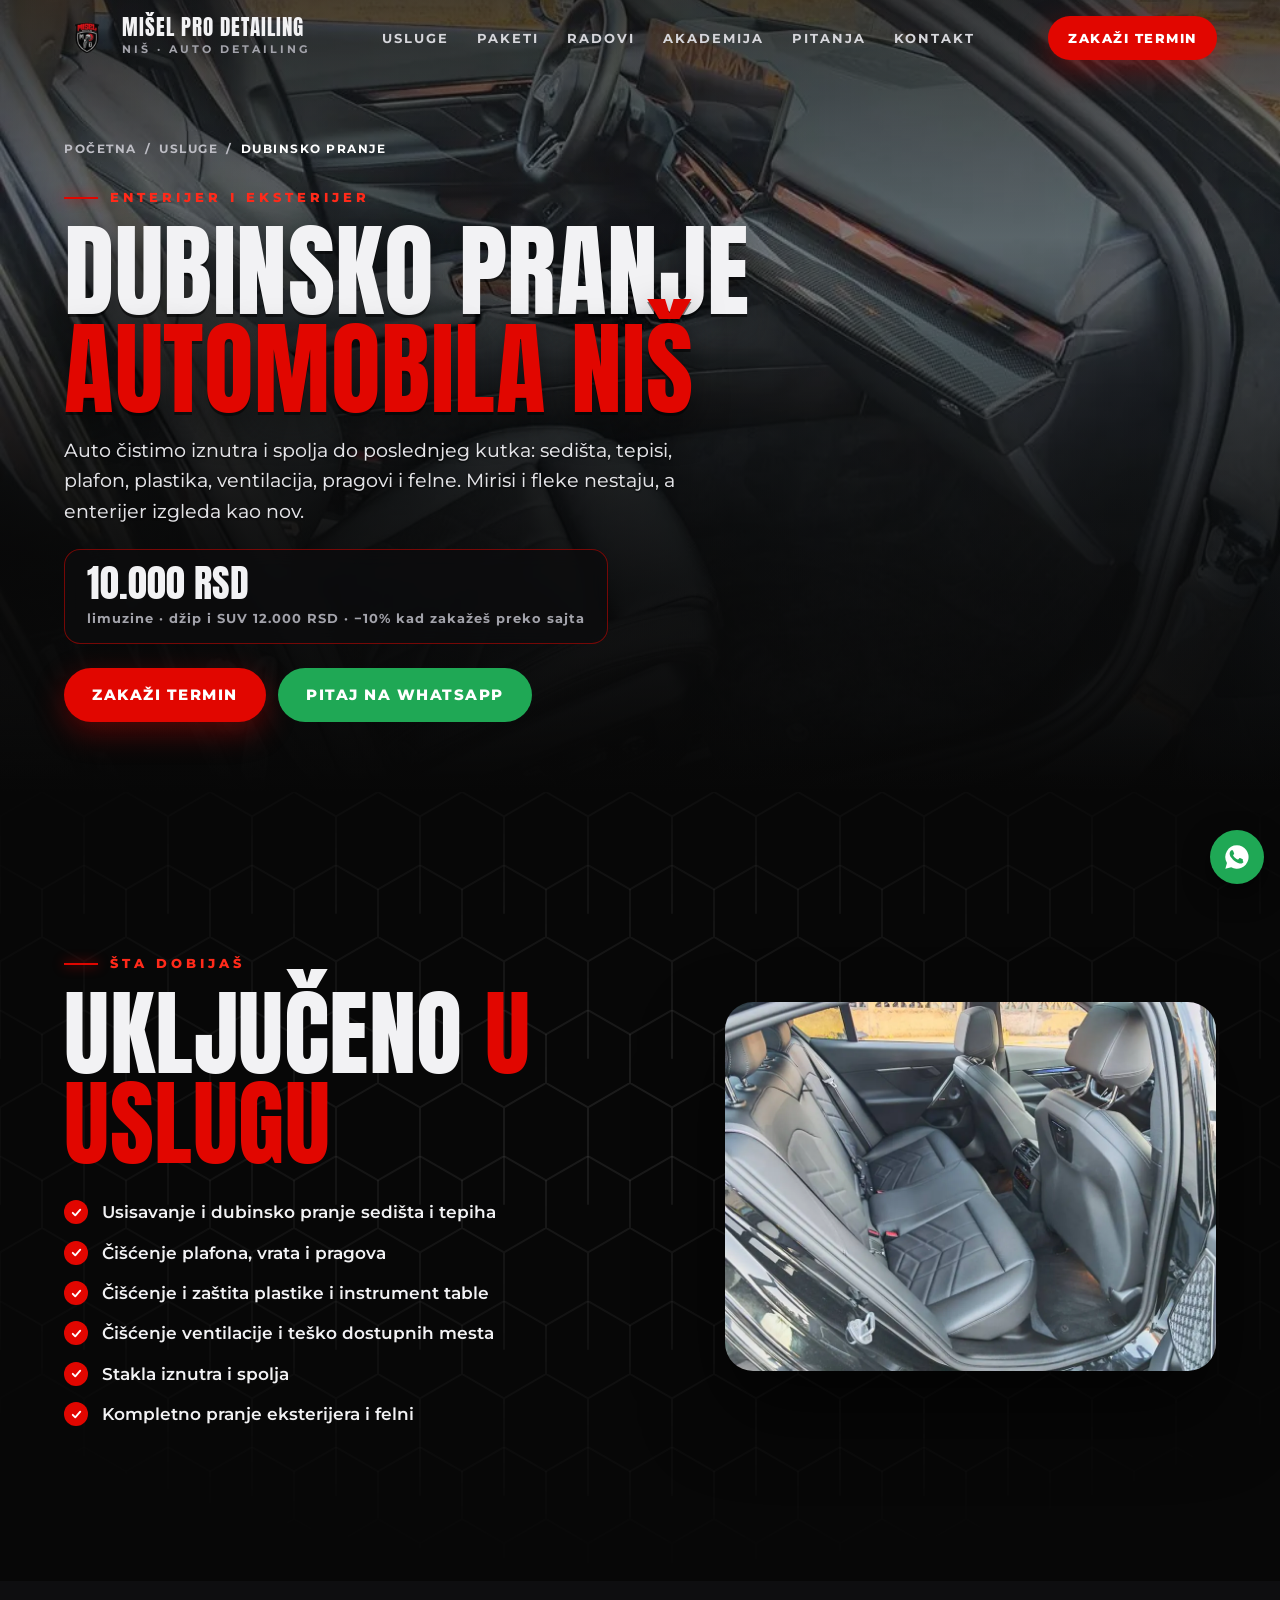
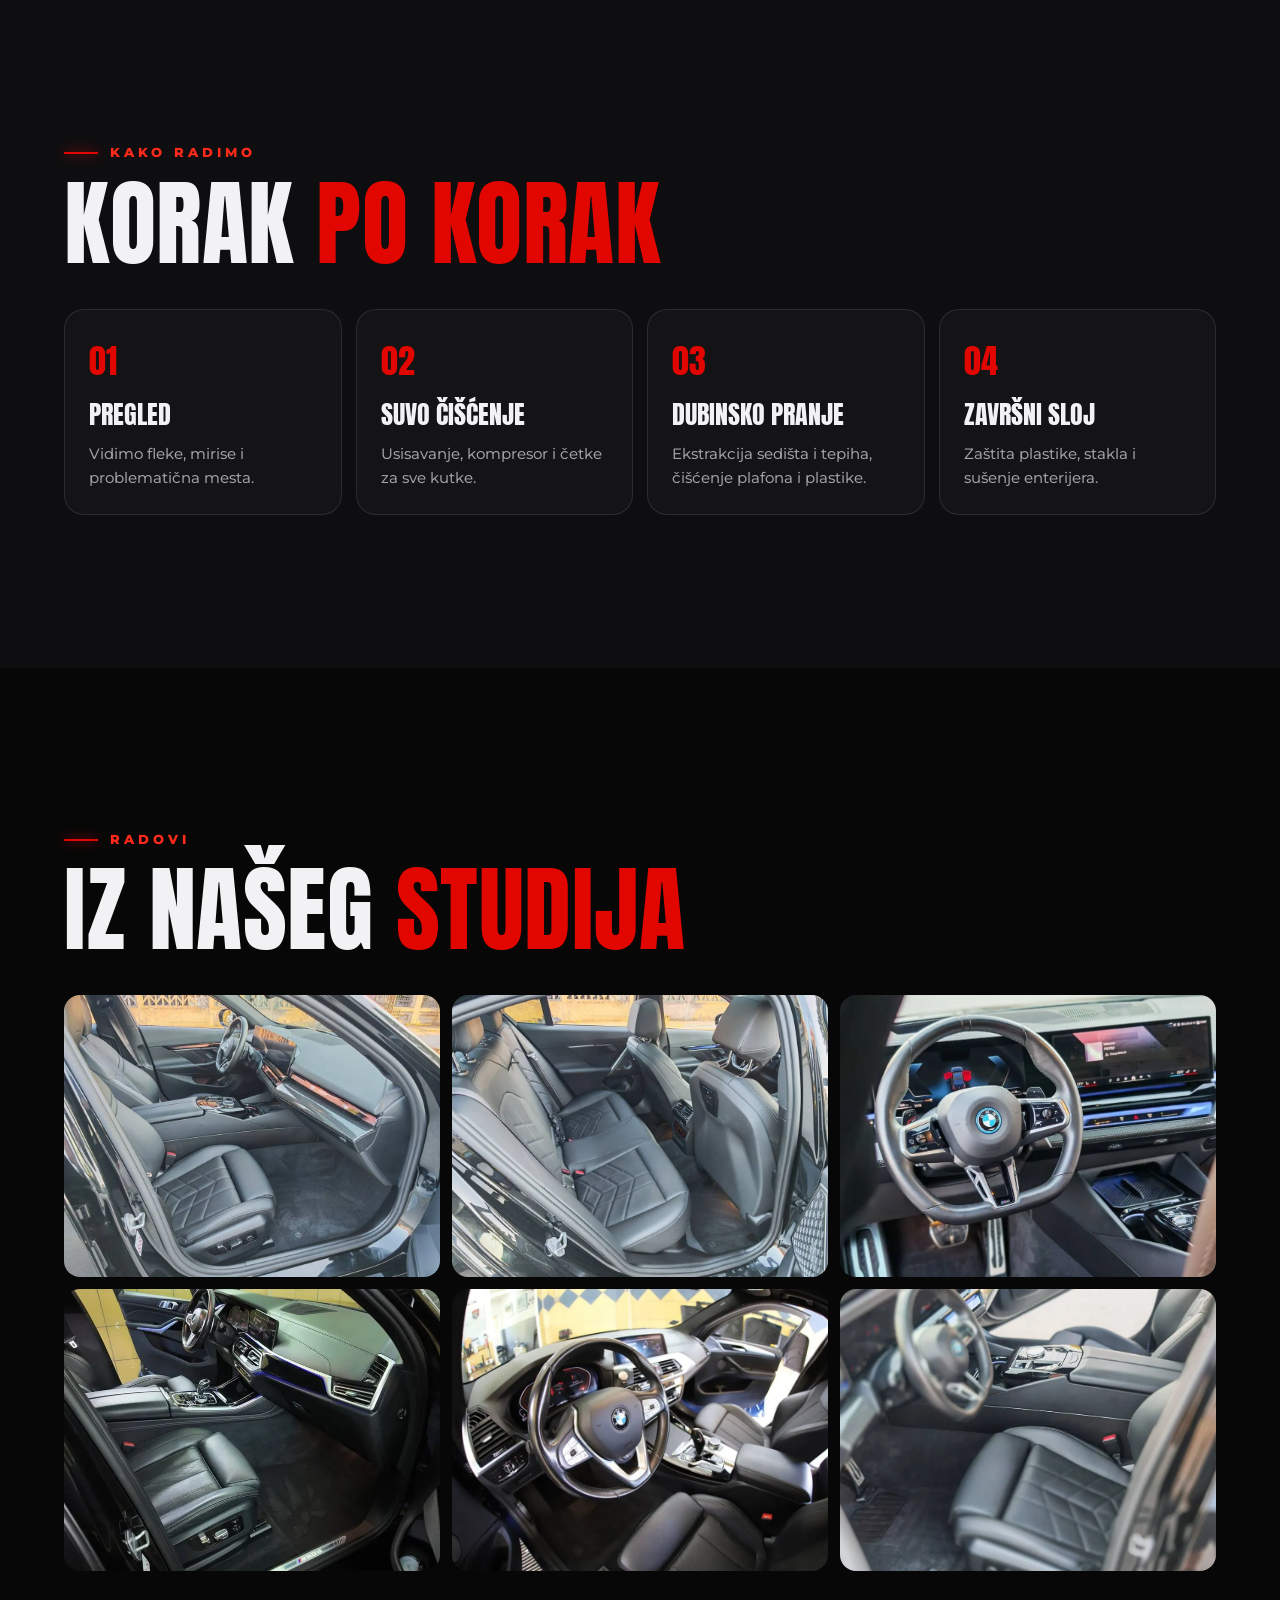
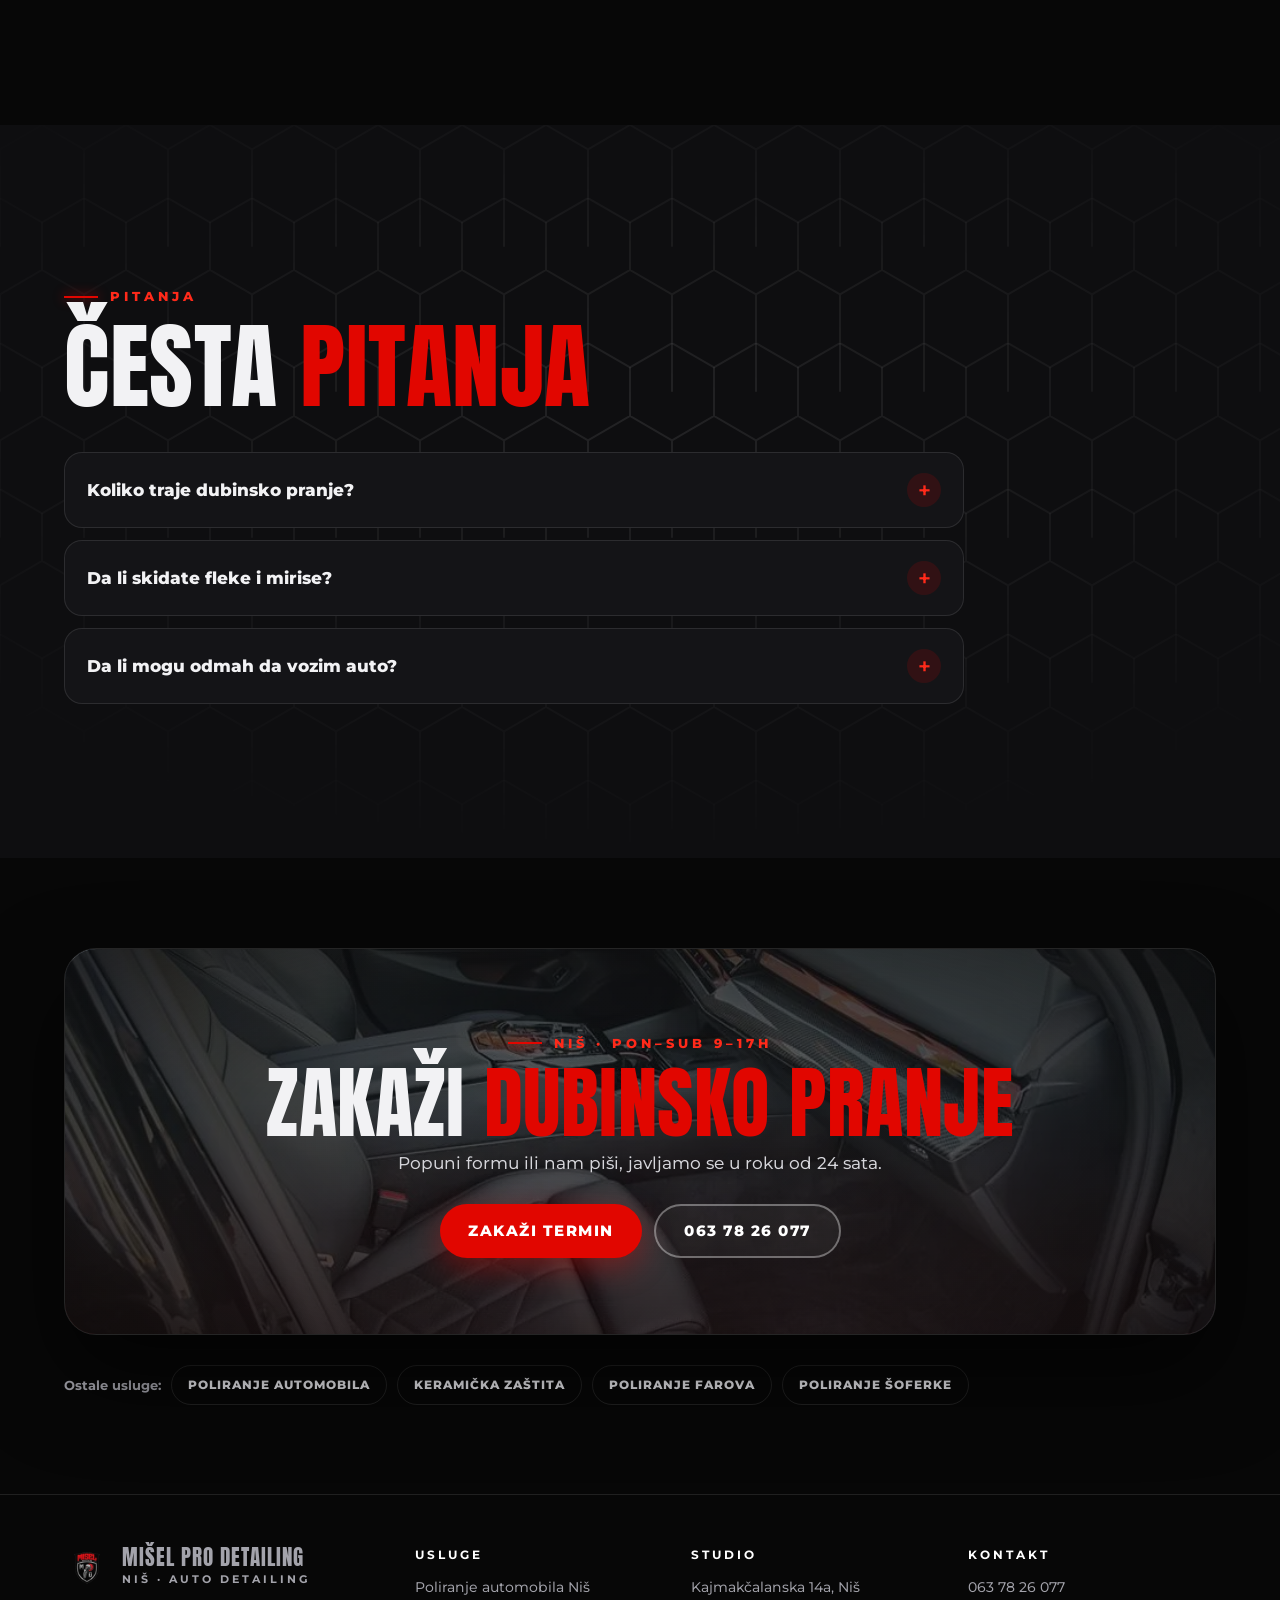
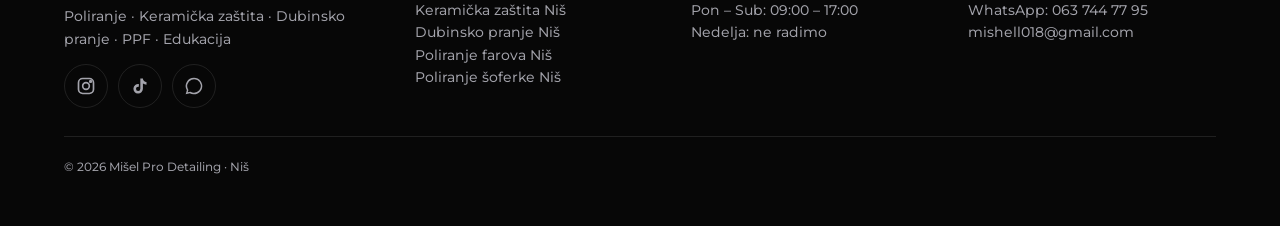
<file: dubinsko-pranje-nis/index.html>
<!doctype html>
<html lang="sr">
<head>
  <meta charset="utf-8" />
  <meta name="viewport" content="width=device-width, initial-scale=1, viewport-fit=cover" />
  <title>Dubinsko pranje automobila Niš · enterijer i eksterijer | Mišel Pro Detailing</title>
  <meta name="description" content="Dubinsko pranje automobila u Nišu: sedišta, tepisi, plafon, plastika i svaki kutak, plus eksterijer. Cena 10.000 RSD. Kajmakčalanska 14a." />
  <link rel="canonical" href="https://miselprodetailing.com/dubinsko-pranje-nis/" />
  <meta name="theme-color" content="#070707" />
  <meta property="og:type" content="website" />
  <meta property="og:locale" content="sr_RS" />
  <meta property="og:title" content="Dubinsko pranje automobila Niš · enterijer i eksterijer | Mišel Pro Detailing" />
  <meta property="og:description" content="Dubinsko pranje automobila u Nišu: sedišta, tepisi, plafon, plastika i svaki kutak, plus eksterijer. Cena 10.000 RSD. Kajmakčalanska 14a." />
  <meta property="og:url" content="https://miselprodetailing.com/dubinsko-pranje-nis/" />
  <meta property="og:image" content="https://miselprodetailing.com/assets/img/dubinsko-pranje-21.webp" />
  <link rel="icon" type="image/png" href="/assets/img/favicon.png" />
  <link rel="apple-touch-icon" href="/assets/img/apple-touch-icon.png" />
  <link rel="stylesheet" href="/css/style.css" />
  <script>document.documentElement.classList.add("js");</script>
  <script type="application/ld+json">[{"@context": "https://schema.org", "@type": "Service", "name": "Dubinsko pranje Niš", "serviceType": "Dubinsko pranje", "description": "Dubinsko pranje automobila u Nišu: sedišta, tepisi, plafon, plastika i svaki kutak, plus eksterijer. Cena 10.000 RSD. Kajmakčalanska 14a.", "areaServed": {"@type": "City", "name": "Niš"}, "url": "https://miselprodetailing.com/dubinsko-pranje-nis/", "provider": {"@type": "AutomotiveBusiness", "name": "Mišel Pro Detailing", "telephone": "+381637826077", "address": {"@type": "PostalAddress", "streetAddress": "Kajmakčalanska 14a", "addressLocality": "Niš", "addressCountry": "RS"}}}, {"@context": "https://schema.org", "@type": "BreadcrumbList", "itemListElement": [{"@type": "ListItem", "position": 1, "name": "Početna", "item": "https://miselprodetailing.com/"}, {"@type": "ListItem", "position": 2, "name": "Dubinsko pranje", "item": "https://miselprodetailing.com/dubinsko-pranje-nis/"}]}, {"@context": "https://schema.org", "@type": "FAQPage", "mainEntity": [{"@type": "Question", "name": "Koliko traje dubinsko pranje?", "acceptedAnswer": {"@type": "Answer", "text": "Jedan radni dan, jer enterijer mora i da se osuši."}}, {"@type": "Question", "name": "Da li skidate fleke i mirise?", "acceptedAnswer": {"@type": "Answer", "text": "Većina fleka i neprijatnih mirisa se ukloni. Stare i duboke fleke se znatno ublaže, a pri pregledu ti kažemo šta može da se postigne."}}, {"@type": "Question", "name": "Da li mogu odmah da vozim auto?", "acceptedAnswer": {"@type": "Answer", "text": "Da, enterijer predajemo suv i čist."}}]}]</script>
  <script async src="https://www.googletagmanager.com/gtag/js?id=G-VM4WM82XNC"></script>
  <script>window.dataLayer = window.dataLayer || []; function gtag(){dataLayer.push(arguments);} gtag("js", new Date()); gtag("config", "G-VM4WM82XNC");</script>
</head>
<body class="sub">
  <header class="hdr" id="hdr">
    <div class="wrap">
      <a class="brand" href="/" aria-label="Mišel Pro Detailing, početna">
        <img src="/assets/img/logo.webp" alt="Mišel Pro Detailing logo" width="46" height="46" />
        <span><b>MIŠEL PRO DETAILING</b><small>NIŠ · AUTO DETAILING</small></span>
      </a>
      <nav class="nav" aria-label="Glavni meni">
        <a href="/#usluge">Usluge</a><a href="/#paketi">Paketi</a><a href="/#radovi">Radovi</a><a href="/#akademija">Akademija</a><a href="/#pitanja">Pitanja</a><a href="/#kontakt">Kontakt</a>
      </nav>
      <a class="btn btn-red" href="/?usluga=Dubinsko%20pranje#zakazi"><span class="shine"></span>Zakaži termin</a>
      <button class="burger" id="burger" aria-label="Otvori meni" aria-expanded="false"><span></span></button>
    </div>
  </header>
  <div id="mmenu" aria-hidden="true">
    <a class="l" href="/">Početna</a><a class="l" href="/#usluge">Usluge</a><a class="l" href="/#paketi">Paketi</a><a class="l" href="/#radovi">Radovi</a><a class="l" href="/#pitanja">Pitanja</a><a class="l" href="/#kontakt">Kontakt</a>
    <div class="m-cta"><a class="btn btn-red" href="/?usluga=Dubinsko%20pranje#zakazi">Zakaži termin</a><a class="btn btn-wa" href="https://wa.me/381637447795?text=Zdravo%20Mi%C5%A1ele%2C%20zanima%20me%20dubinsko%20pranje." target="_blank" rel="noopener">WhatsApp</a></div>
  </div>

  <main>
    <section class="shero">
      <div class="shero-bg"><img src="/assets/img/dubinsko-pranje-21.webp" alt="" /></div>
      <div class="wrap">
        <nav class="crumbs" aria-label="Putanja"><a href="/">Početna</a><span>/</span><a href="/#usluge">Usluge</a><span>/</span><b>Dubinsko pranje</b></nav>
        <span class="kicker rv">Enterijer i eksterijer</span>
        <h1 class="h2 display rv">Dubinsko pranje <em>automobila Niš</em></h1>
        <p class="lead rv">Auto čistimo iznutra i spolja do poslednjeg kutka: sedišta, tepisi, plafon, plastika, ventilacija, pragovi i felne. Mirisi i fleke nestaju, a enterijer izgleda kao nov.</p>
        <div class="sprice rv"><b>10.000 RSD</b><small>limuzine · džip i SUV 12.000 RSD · −10% kad zakažeš preko sajta</small></div>
        <div class="ctas rv">
          <a class="btn btn-red" href="/?usluga=Dubinsko%20pranje#zakazi"><span class="shine"></span>Zakaži termin</a>
          <a class="btn btn-wa" href="https://wa.me/381637447795?text=Zdravo%20Mi%C5%A1ele%2C%20zanima%20me%20dubinsko%20pranje." target="_blank" rel="noopener">Pitaj na WhatsApp</a>
        </div>
      </div>
    </section>

    <section class="sec hexbg">
      <div class="wrap split2">
        <div>
          <span class="kicker rv">Šta dobijaš</span>
          <h2 class="h2 display rv">Uključeno <em>u uslugu</em></h2>
          <ul class="checks"><li class="rv">Usisavanje i dubinsko pranje sedišta i tepiha</li><li class="rv">Čišćenje plafona, vrata i pragova</li><li class="rv">Čišćenje i zaštita plastike i instrument table</li><li class="rv">Čišćenje ventilacije i teško dostupnih mesta</li><li class="rv">Stakla iznutra i spolja</li><li class="rv">Kompletno pranje eksterijera i felni</li></ul>
        </div>
        <div class="sphoto rv"><img src="/assets/img/dubinsko-pranje-22.webp" alt="Dubinsko pranje: rad studija Mišel Pro Detailing u Nišu" loading="lazy" /></div>
      </div>
    </section>

    <section class="sec alt">
      <div class="wrap">
        <span class="kicker rv">Kako radimo</span>
        <h2 class="h2 display rv">Korak <em>po korak</em></h2>
        <div class="sgrid4"><div class="sstep rv"><b>01</b><h3>Pregled</h3><p>Vidimo fleke, mirise i problematična mesta.</p></div><div class="sstep rv"><b>02</b><h3>Suvo čišćenje</h3><p>Usisavanje, kompresor i četke za sve kutke.</p></div><div class="sstep rv"><b>03</b><h3>Dubinsko pranje</h3><p>Ekstrakcija sedišta i tepiha, čišćenje plafona i plastike.</p></div><div class="sstep rv"><b>04</b><h3>Završni sloj</h3><p>Zaštita plastike, stakla i sušenje enterijera.</p></div></div>
      </div>
    </section>

    <section class="sec">
      <div class="wrap">
        <span class="kicker rv">Radovi</span>
        <h2 class="h2 display rv">Iz našeg <em>studija</em></h2>
        <div class="sgal"><figure class="rv"><img src="/assets/img/dubinsko-pranje-21.webp" alt="Dubinsko pranje Niš: rad studija Mišel Pro Detailing" loading="lazy" /></figure><figure class="rv"><img src="/assets/img/dubinsko-pranje-22.webp" alt="Dubinsko pranje Niš: rad studija Mišel Pro Detailing" loading="lazy" /></figure><figure class="rv"><img src="/assets/img/dubinsko-pranje-24.webp" alt="Dubinsko pranje Niš: rad studija Mišel Pro Detailing" loading="lazy" /></figure><figure class="rv"><img src="/assets/img/dubinsko-pranje-19.webp" alt="Dubinsko pranje Niš: rad studija Mišel Pro Detailing" loading="lazy" /></figure><figure class="rv"><img src="/assets/img/dubinsko-pranje-06.webp" alt="Dubinsko pranje Niš: rad studija Mišel Pro Detailing" loading="lazy" /></figure><figure class="rv"><img src="/assets/img/dubinsko-pranje-26.webp" alt="Dubinsko pranje Niš: rad studija Mišel Pro Detailing" loading="lazy" /></figure></div>
      </div>
    </section>

    <section class="sec alt hexbg">
      <div class="wrap">
        <span class="kicker rv">Pitanja</span>
        <h2 class="h2 display rv">Česta <em>pitanja</em></h2>
        <div class="faq"><details class="rv"><summary>Koliko traje dubinsko pranje?</summary><p>Jedan radni dan, jer enterijer mora i da se osuši.</p></details><details class="rv"><summary>Da li skidate fleke i mirise?</summary><p>Većina fleka i neprijatnih mirisa se ukloni. Stare i duboke fleke se znatno ublaže, a pri pregledu ti kažemo šta može da se postigne.</p></details><details class="rv"><summary>Da li mogu odmah da vozim auto?</summary><p>Da, enterijer predajemo suv i čist.</p></details></div>
      </div>
    </section>

    <section class="sec final">
      <div class="wrap">
        <div class="final-card rv">
          <div class="bgimg"><img src="/assets/img/dubinsko-pranje-21.webp" alt="" loading="lazy" /></div>
          <span class="kicker">Niš · Pon–Sub 9–17h</span>
          <h2 class="h2 display">Zakaži <em>dubinsko pranje</em></h2>
          <p>Popuni formu ili nam piši, javljamo se u roku od 24 sata.</p>
          <div class="ctas">
            <a class="btn btn-red" href="/?usluga=Dubinsko%20pranje#zakazi"><span class="shine"></span>Zakaži termin</a>
            <a class="btn btn-ghost" href="tel:+381637826077">063 78 26 077</a>
          </div>
        </div>
        <div class="others rv"><span>Ostale usluge:</span><a href="/poliranje-automobila-nis/">Poliranje automobila</a><a href="/keramicka-zastita-nis/">Keramička zaštita</a><a href="/poliranje-farova-nis/">Poliranje farova</a><a href="/poliranje-soferke-nis/">Poliranje šoferke</a></div>
      </div>
    </section>
  </main>

    <footer>
    <div class="wrap">
      <div>
        <a class="brand" href="/"><img src="/assets/img/logo.webp" alt="" width="46" height="46" /><span><b>MIŠEL PRO DETAILING</b><small>NIŠ · AUTO DETAILING</small></span></a>
        <p style="margin-top:14px">Poliranje · Keramička zaštita · Dubinsko pranje · PPF · Edukacija</p>
        <div class="soc">
          <a href="https://instagram.com/misel_pro_detailing" target="_blank" rel="noopener" aria-label="Instagram"><svg viewBox="0 0 24 24" fill="none" stroke="currentColor" stroke-width="2"><rect x="3" y="3" width="18" height="18" rx="5"/><circle cx="12" cy="12" r="4"/><circle cx="17.5" cy="6.5" r="1" fill="currentColor"/></svg></a>
          <a href="https://www.tiktok.com/@misel_pro_detailing" target="_blank" rel="noopener" aria-label="TikTok"><svg viewBox="0 0 24 24" fill="currentColor"><path d="M16.6 5.8A4.3 4.3 0 0 1 15.5 3h-3.1v12.4a2.6 2.6 0 1 1-2.6-2.6c.3 0 .5 0 .8.1V9.7a5.7 5.7 0 1 0 4.9 5.7V9a7.3 7.3 0 0 0 4.3 1.4V7.3a4.3 4.3 0 0 1-3.2-1.5z"/></svg></a>
          <a href="https://wa.me/381637447795" target="_blank" rel="noopener" aria-label="WhatsApp"><svg viewBox="0 0 24 24" fill="currentColor"><path d="M12 2a10 10 0 0 0-8.6 15.1L2 22l5-1.3A10 10 0 1 0 12 2zm0 18.2a8.2 8.2 0 0 1-4.2-1.2l-.3-.2-3 .8.8-2.9-.2-.3A8.2 8.2 0 1 1 12 20.2z"/></svg></a>
        </div>
      </div>
      <div class="links"><h4>Usluge</h4><a href="/poliranje-automobila-nis/">Poliranje automobila Niš</a><a href="/keramicka-zastita-nis/">Keramička zaštita Niš</a><a href="/dubinsko-pranje-nis/">Dubinsko pranje Niš</a><a href="/poliranje-farova-nis/">Poliranje farova Niš</a><a href="/poliranje-soferke-nis/">Poliranje šoferke Niš</a></div>
      <div><h4>Studio</h4><p>Kajmakčalanska 14a, Niš<br />Pon – Sub: 09:00 – 17:00<br />Nedelja: ne radimo</p></div>
      <div><h4>Kontakt</h4><p><a href="tel:+381637826077">063 78 26 077</a><br /><a href="https://wa.me/381637447795">WhatsApp: 063 744 77 95</a><br /><a href="mailto:mishell018@gmail.com">mishell018@gmail.com</a></p></div>
      <div class="copy">© <span id="yr">2026</span> Mišel Pro Detailing · Niš</div>
    </div>
  </footer>

  <a class="fab on" href="https://wa.me/381637447795?text=Zdravo%20Mi%C5%A1ele%2C%20zanima%20me%20dubinsko%20pranje." target="_blank" rel="noopener" aria-label="Piši nam na WhatsApp">
    <svg viewBox="0 0 24 24" fill="currentColor"><path d="M12 2a10 10 0 0 0-8.6 15.1L2 22l5-1.3A10 10 0 1 0 12 2zm5.6 14.2c-.2.7-1.4 1.3-2 1.3-.5.1-1.2.1-1.9-.1-.4-.1-1-.3-1.7-.6-3-1.3-4.9-4.3-5.1-4.5-.1-.2-1.2-1.6-1.2-3.1s.8-2.2 1-2.5c.3-.3.6-.4.8-.4h.6c.2 0 .4 0 .6.5l.8 2c.1.2.1.4 0 .5l-.3.5-.4.4c-.1.1-.3.3-.1.5.2.3.8 1.3 1.6 2 1.1 1 2 1.3 2.3 1.4.3.1.4.1.6-.1l.8-1c.2-.3.4-.2.6-.1l1.9.9c.3.1.5.2.5.3.1.2.1.7-.1 1.4z"/></svg>
  </a>
  <script defer src="/js/page.js"></script>
</body>
</html>
</file>
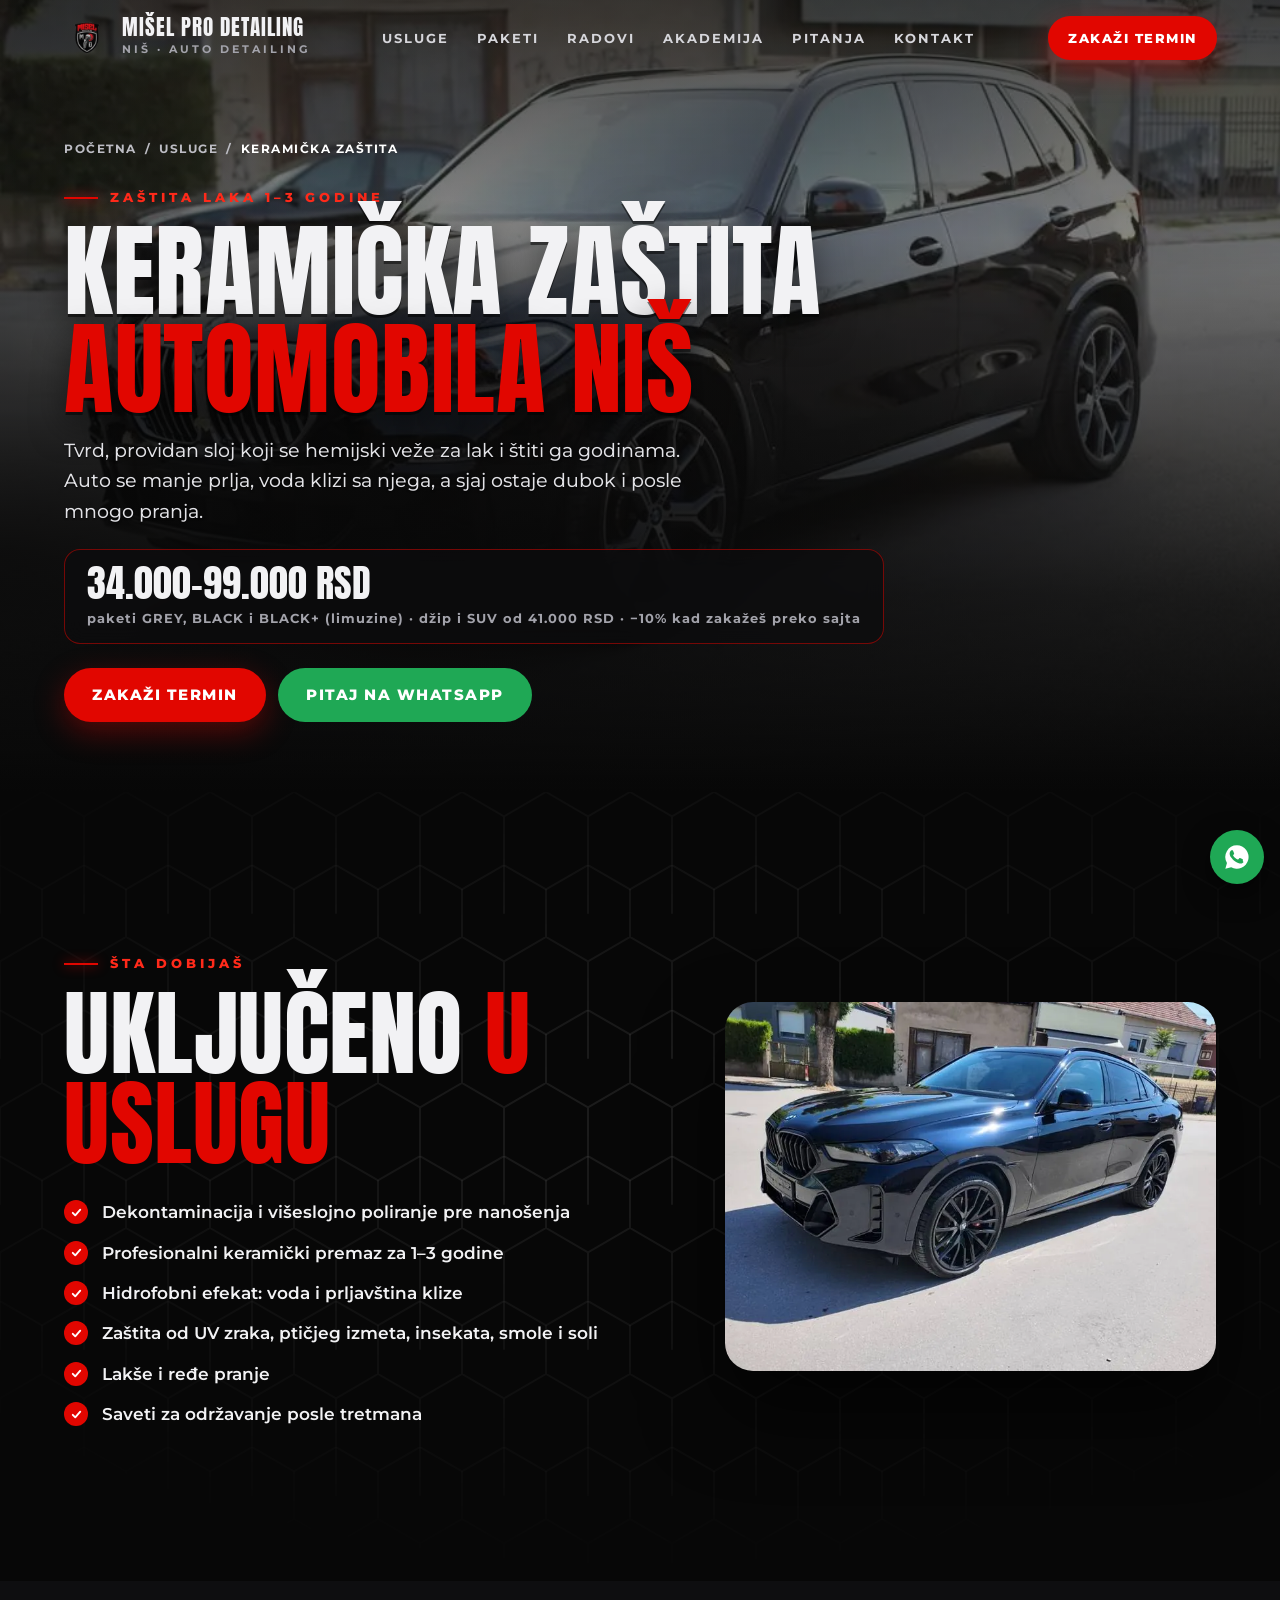
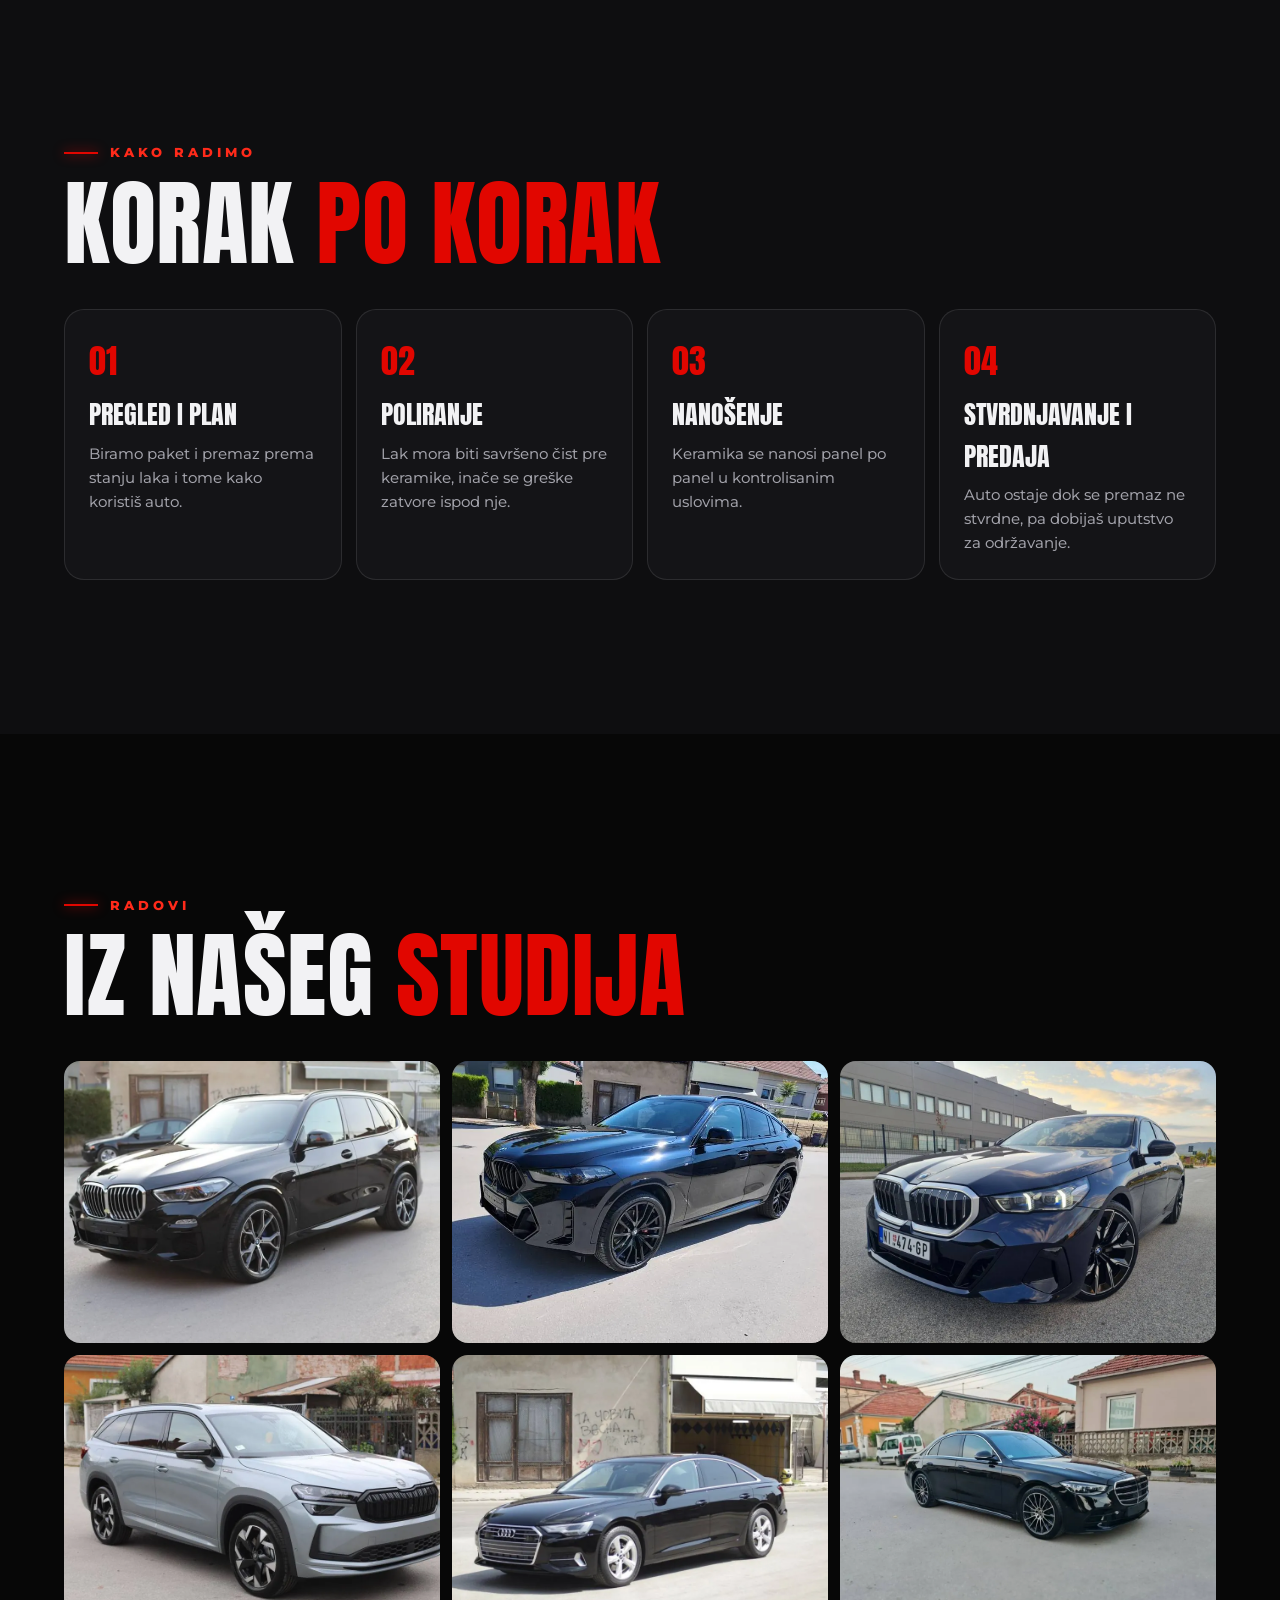
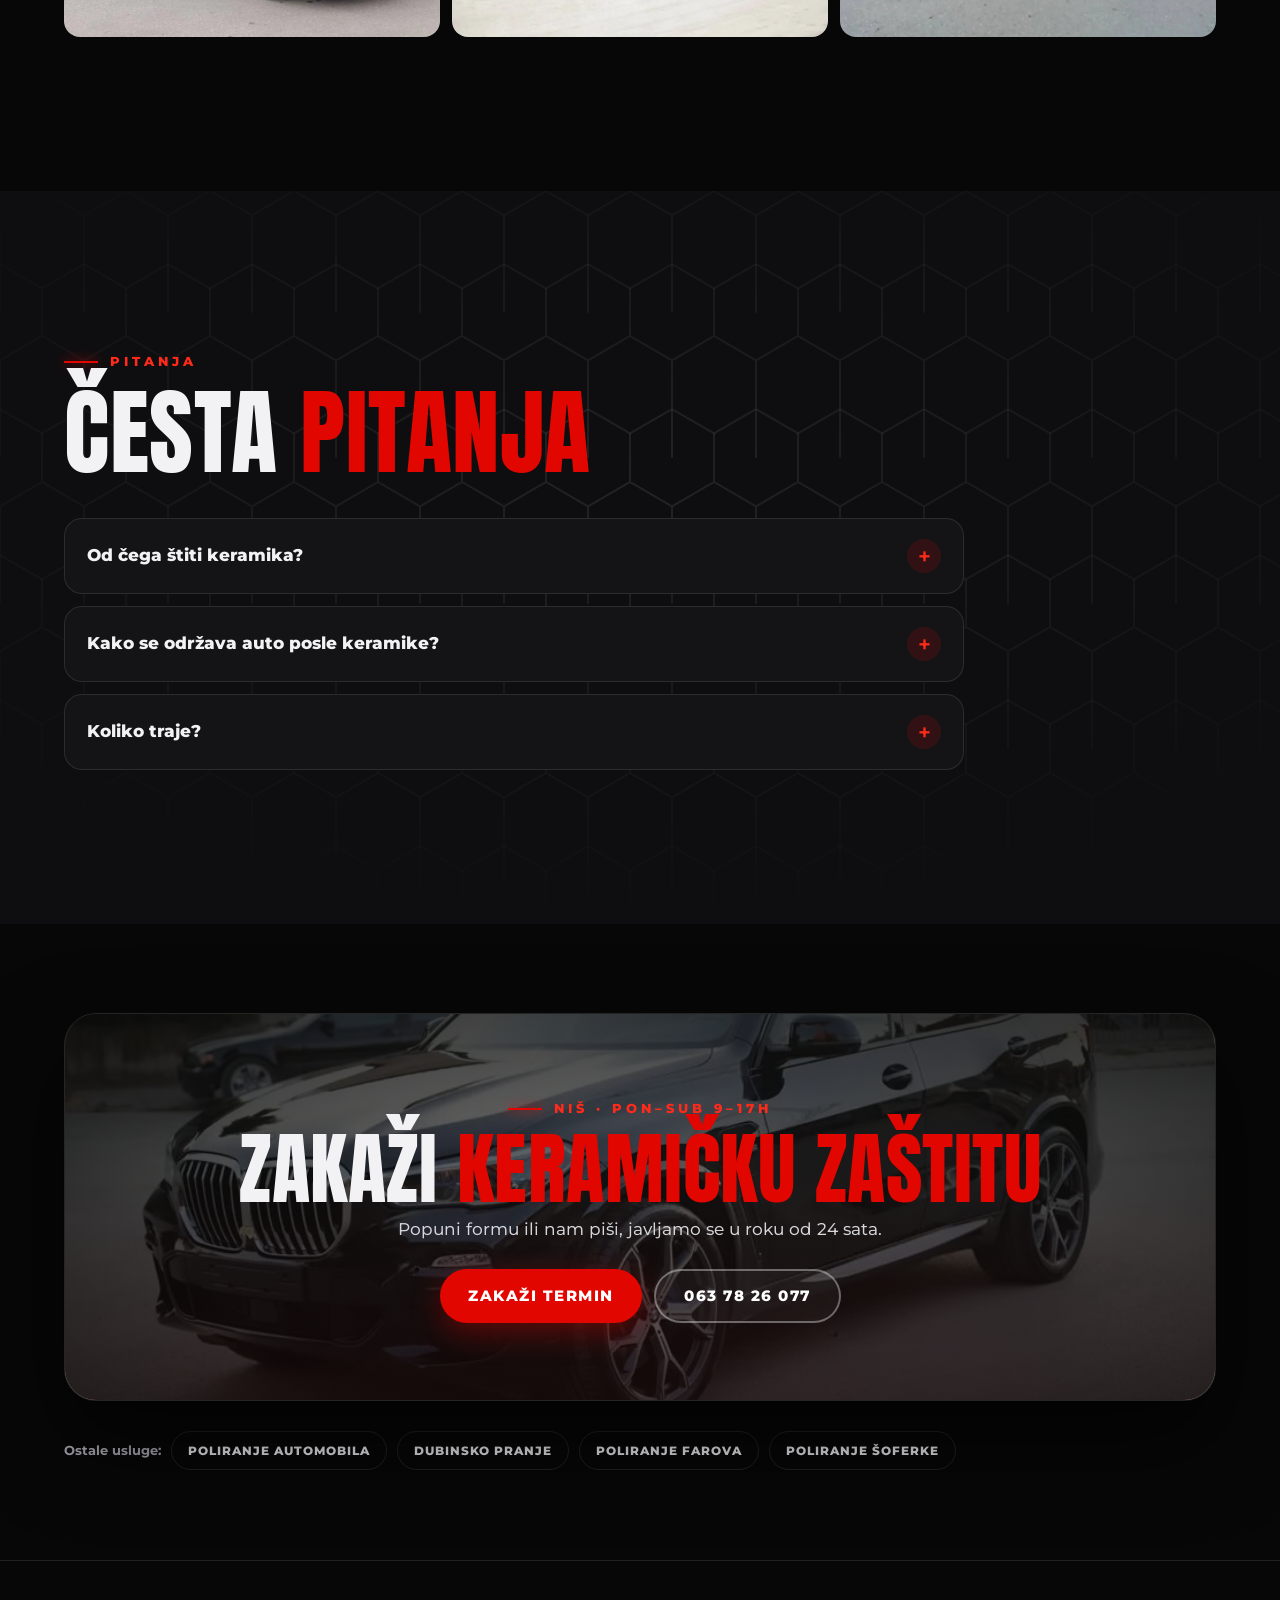
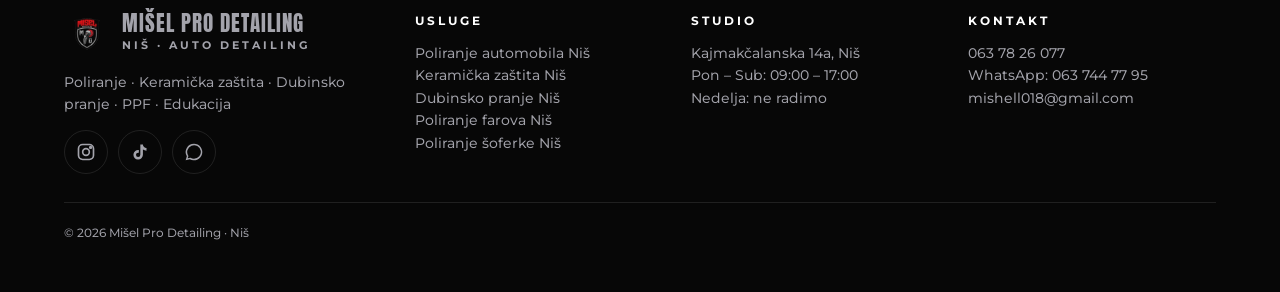
<file: keramicka-zastita-nis/index.html>
<!doctype html>
<html lang="sr">
<head>
  <meta charset="utf-8" />
  <meta name="viewport" content="width=device-width, initial-scale=1, viewport-fit=cover" />
  <title>Keramička zaštita automobila Niš · 1–3 godine | Mišel Pro Detailing</title>
  <meta name="description" content="Keramička zaštita laka u Nišu, trajanje 1–3 godine. Štiti od UV zraka, ptičjeg izmeta, soli i hemikalija, olakšava pranje i čuva sjaj. Paketi GREY, BLACK i BLACK+." />
  <link rel="canonical" href="https://miselprodetailing.com/keramicka-zastita-nis/" />
  <meta name="theme-color" content="#070707" />
  <meta property="og:type" content="website" />
  <meta property="og:locale" content="sr_RS" />
  <meta property="og:title" content="Keramička zaštita automobila Niš · 1–3 godine | Mišel Pro Detailing" />
  <meta property="og:description" content="Keramička zaštita laka u Nišu, trajanje 1–3 godine. Štiti od UV zraka, ptičjeg izmeta, soli i hemikalija, olakšava pranje i čuva sjaj. Paketi GREY, BLACK i BLACK+." />
  <meta property="og:url" content="https://miselprodetailing.com/keramicka-zastita-nis/" />
  <meta property="og:image" content="https://miselprodetailing.com/assets/img/poliranje-keramika-16.webp" />
  <link rel="icon" type="image/png" href="/assets/img/favicon.png" />
  <link rel="apple-touch-icon" href="/assets/img/apple-touch-icon.png" />
  <link rel="stylesheet" href="/css/style.css" />
  <script>document.documentElement.classList.add("js");</script>
  <script type="application/ld+json">[{"@context": "https://schema.org", "@type": "Service", "name": "Keramička zaštita Niš", "serviceType": "Keramička zaštita", "description": "Keramička zaštita laka u Nišu, trajanje 1–3 godine. Štiti od UV zraka, ptičjeg izmeta, soli i hemikalija, olakšava pranje i čuva sjaj. Paketi GREY, BLACK i BLACK+.", "areaServed": {"@type": "City", "name": "Niš"}, "url": "https://miselprodetailing.com/keramicka-zastita-nis/", "provider": {"@type": "AutomotiveBusiness", "name": "Mišel Pro Detailing", "telephone": "+381637826077", "address": {"@type": "PostalAddress", "streetAddress": "Kajmakčalanska 14a", "addressLocality": "Niš", "addressCountry": "RS"}}}, {"@context": "https://schema.org", "@type": "BreadcrumbList", "itemListElement": [{"@type": "ListItem", "position": 1, "name": "Početna", "item": "https://miselprodetailing.com/"}, {"@type": "ListItem", "position": 2, "name": "Keramička zaštita", "item": "https://miselprodetailing.com/keramicka-zastita-nis/"}]}, {"@context": "https://schema.org", "@type": "FAQPage", "mainEntity": [{"@type": "Question", "name": "Od čega štiti keramika?", "acceptedAnswer": {"@type": "Answer", "text": "Od UV zraka, oksidacije, ptičjeg izmeta, insekata, smole, soli i hemikalija. Ne štiti od kamenčića i dubokih ogrebotina, za to je PPF folija."}}, {"@type": "Question", "name": "Kako se održava auto posle keramike?", "acceptedAnswer": {"@type": "Answer", "text": "Prvih 7 dana ne peri auto. Posle toga ručno pranje pH neutralnim šamponom, bez automatskih perionica sa četkama i bez abrazivnih pasti."}}, {"@type": "Question", "name": "Koliko traje?", "acceptedAnswer": {"@type": "Answer", "text": "Od 1 do 3 godine, u zavisnosti od paketa i održavanja."}}]}]</script>
  <script async src="https://www.googletagmanager.com/gtag/js?id=G-VM4WM82XNC"></script>
  <script>window.dataLayer = window.dataLayer || []; function gtag(){dataLayer.push(arguments);} gtag("js", new Date()); gtag("config", "G-VM4WM82XNC");</script>
</head>
<body class="sub">
  <header class="hdr" id="hdr">
    <div class="wrap">
      <a class="brand" href="/" aria-label="Mišel Pro Detailing, početna">
        <img src="/assets/img/logo.webp" alt="Mišel Pro Detailing logo" width="46" height="46" />
        <span><b>MIŠEL PRO DETAILING</b><small>NIŠ · AUTO DETAILING</small></span>
      </a>
      <nav class="nav" aria-label="Glavni meni">
        <a href="/#usluge">Usluge</a><a href="/#paketi">Paketi</a><a href="/#radovi">Radovi</a><a href="/#akademija">Akademija</a><a href="/#pitanja">Pitanja</a><a href="/#kontakt">Kontakt</a>
      </nav>
      <a class="btn btn-red" href="/?usluga=BLACK%20paket#zakazi"><span class="shine"></span>Zakaži termin</a>
      <button class="burger" id="burger" aria-label="Otvori meni" aria-expanded="false"><span></span></button>
    </div>
  </header>
  <div id="mmenu" aria-hidden="true">
    <a class="l" href="/">Početna</a><a class="l" href="/#usluge">Usluge</a><a class="l" href="/#paketi">Paketi</a><a class="l" href="/#radovi">Radovi</a><a class="l" href="/#pitanja">Pitanja</a><a class="l" href="/#kontakt">Kontakt</a>
    <div class="m-cta"><a class="btn btn-red" href="/?usluga=BLACK%20paket#zakazi">Zakaži termin</a><a class="btn btn-wa" href="https://wa.me/381637447795?text=Zdravo%20Mi%C5%A1ele%2C%20zanima%20me%20kerami%C4%8Dka%20za%C5%A1tita." target="_blank" rel="noopener">WhatsApp</a></div>
  </div>

  <main>
    <section class="shero">
      <div class="shero-bg"><img src="/assets/img/poliranje-keramika-16.webp" alt="" /></div>
      <div class="wrap">
        <nav class="crumbs" aria-label="Putanja"><a href="/">Početna</a><span>/</span><a href="/#usluge">Usluge</a><span>/</span><b>Keramička zaštita</b></nav>
        <span class="kicker rv">Zaštita laka 1–3 godine</span>
        <h1 class="h2 display rv">Keramička zaštita <em>automobila Niš</em></h1>
        <p class="lead rv">Tvrd, providan sloj koji se hemijski veže za lak i štiti ga godinama. Auto se manje prlja, voda klizi sa njega, a sjaj ostaje dubok i posle mnogo pranja.</p>
        <div class="sprice rv"><b>34.000–99.000 RSD</b><small>paketi GREY, BLACK i BLACK+ (limuzine) · džip i SUV od 41.000 RSD · −10% kad zakažeš preko sajta</small></div>
        <div class="ctas rv">
          <a class="btn btn-red" href="/?usluga=BLACK%20paket#zakazi"><span class="shine"></span>Zakaži termin</a>
          <a class="btn btn-wa" href="https://wa.me/381637447795?text=Zdravo%20Mi%C5%A1ele%2C%20zanima%20me%20kerami%C4%8Dka%20za%C5%A1tita." target="_blank" rel="noopener">Pitaj na WhatsApp</a>
        </div>
      </div>
    </section>

    <section class="sec hexbg">
      <div class="wrap split2">
        <div>
          <span class="kicker rv">Šta dobijaš</span>
          <h2 class="h2 display rv">Uključeno <em>u uslugu</em></h2>
          <ul class="checks"><li class="rv">Dekontaminacija i višeslojno poliranje pre nanošenja</li><li class="rv">Profesionalni keramički premaz za 1–3 godine</li><li class="rv">Hidrofobni efekat: voda i prljavština klize</li><li class="rv">Zaštita od UV zraka, ptičjeg izmeta, insekata, smole i soli</li><li class="rv">Lakše i ređe pranje</li><li class="rv">Saveti za održavanje posle tretmana</li></ul>
        </div>
        <div class="sphoto rv"><img src="/assets/img/poliranje-keramika-14.webp" alt="Keramička zaštita: rad studija Mišel Pro Detailing u Nišu" loading="lazy" /></div>
      </div>
    </section>

    <section class="sec alt">
      <div class="wrap">
        <span class="kicker rv">Kako radimo</span>
        <h2 class="h2 display rv">Korak <em>po korak</em></h2>
        <div class="sgrid4"><div class="sstep rv"><b>01</b><h3>Pregled i plan</h3><p>Biramo paket i premaz prema stanju laka i tome kako koristiš auto.</p></div><div class="sstep rv"><b>02</b><h3>Poliranje</h3><p>Lak mora biti savršeno čist pre keramike, inače se greške zatvore ispod nje.</p></div><div class="sstep rv"><b>03</b><h3>Nanošenje</h3><p>Keramika se nanosi panel po panel u kontrolisanim uslovima.</p></div><div class="sstep rv"><b>04</b><h3>Stvrdnjavanje i predaja</h3><p>Auto ostaje dok se premaz ne stvrdne, pa dobijaš uputstvo za održavanje.</p></div></div>
      </div>
    </section>

    <section class="sec">
      <div class="wrap">
        <span class="kicker rv">Radovi</span>
        <h2 class="h2 display rv">Iz našeg <em>studija</em></h2>
        <div class="sgal"><figure class="rv"><img src="/assets/img/poliranje-keramika-16.webp" alt="Keramička zaštita Niš: rad studija Mišel Pro Detailing" loading="lazy" /></figure><figure class="rv"><img src="/assets/img/poliranje-keramika-14.webp" alt="Keramička zaštita Niš: rad studija Mišel Pro Detailing" loading="lazy" /></figure><figure class="rv"><img src="/assets/img/poliranje-keramika-18.webp" alt="Keramička zaštita Niš: rad studija Mišel Pro Detailing" loading="lazy" /></figure><figure class="rv"><img src="/assets/img/poliranje-keramika-10.webp" alt="Keramička zaštita Niš: rad studija Mišel Pro Detailing" loading="lazy" /></figure><figure class="rv"><img src="/assets/img/poliranje-keramika-02.webp" alt="Keramička zaštita Niš: rad studija Mišel Pro Detailing" loading="lazy" /></figure><figure class="rv"><img src="/assets/img/poliranje-keramika-17.webp" alt="Keramička zaštita Niš: rad studija Mišel Pro Detailing" loading="lazy" /></figure></div>
      </div>
    </section>

    <section class="sec alt hexbg">
      <div class="wrap">
        <span class="kicker rv">Pitanja</span>
        <h2 class="h2 display rv">Česta <em>pitanja</em></h2>
        <div class="faq"><details class="rv"><summary>Od čega štiti keramika?</summary><p>Od UV zraka, oksidacije, ptičjeg izmeta, insekata, smole, soli i hemikalija. Ne štiti od kamenčića i dubokih ogrebotina, za to je PPF folija.</p></details><details class="rv"><summary>Kako se održava auto posle keramike?</summary><p>Prvih 7 dana ne peri auto. Posle toga ručno pranje pH neutralnim šamponom, bez automatskih perionica sa četkama i bez abrazivnih pasti.</p></details><details class="rv"><summary>Koliko traje?</summary><p>Od 1 do 3 godine, u zavisnosti od paketa i održavanja.</p></details></div>
      </div>
    </section>

    <section class="sec final">
      <div class="wrap">
        <div class="final-card rv">
          <div class="bgimg"><img src="/assets/img/poliranje-keramika-16.webp" alt="" loading="lazy" /></div>
          <span class="kicker">Niš · Pon–Sub 9–17h</span>
          <h2 class="h2 display">Zakaži <em>keramičku zaštitu</em></h2>
          <p>Popuni formu ili nam piši, javljamo se u roku od 24 sata.</p>
          <div class="ctas">
            <a class="btn btn-red" href="/?usluga=BLACK%20paket#zakazi"><span class="shine"></span>Zakaži termin</a>
            <a class="btn btn-ghost" href="tel:+381637826077">063 78 26 077</a>
          </div>
        </div>
        <div class="others rv"><span>Ostale usluge:</span><a href="/poliranje-automobila-nis/">Poliranje automobila</a><a href="/dubinsko-pranje-nis/">Dubinsko pranje</a><a href="/poliranje-farova-nis/">Poliranje farova</a><a href="/poliranje-soferke-nis/">Poliranje šoferke</a></div>
      </div>
    </section>
  </main>

    <footer>
    <div class="wrap">
      <div>
        <a class="brand" href="/"><img src="/assets/img/logo.webp" alt="" width="46" height="46" /><span><b>MIŠEL PRO DETAILING</b><small>NIŠ · AUTO DETAILING</small></span></a>
        <p style="margin-top:14px">Poliranje · Keramička zaštita · Dubinsko pranje · PPF · Edukacija</p>
        <div class="soc">
          <a href="https://instagram.com/misel_pro_detailing" target="_blank" rel="noopener" aria-label="Instagram"><svg viewBox="0 0 24 24" fill="none" stroke="currentColor" stroke-width="2"><rect x="3" y="3" width="18" height="18" rx="5"/><circle cx="12" cy="12" r="4"/><circle cx="17.5" cy="6.5" r="1" fill="currentColor"/></svg></a>
          <a href="https://www.tiktok.com/@misel_pro_detailing" target="_blank" rel="noopener" aria-label="TikTok"><svg viewBox="0 0 24 24" fill="currentColor"><path d="M16.6 5.8A4.3 4.3 0 0 1 15.5 3h-3.1v12.4a2.6 2.6 0 1 1-2.6-2.6c.3 0 .5 0 .8.1V9.7a5.7 5.7 0 1 0 4.9 5.7V9a7.3 7.3 0 0 0 4.3 1.4V7.3a4.3 4.3 0 0 1-3.2-1.5z"/></svg></a>
          <a href="https://wa.me/381637447795" target="_blank" rel="noopener" aria-label="WhatsApp"><svg viewBox="0 0 24 24" fill="currentColor"><path d="M12 2a10 10 0 0 0-8.6 15.1L2 22l5-1.3A10 10 0 1 0 12 2zm0 18.2a8.2 8.2 0 0 1-4.2-1.2l-.3-.2-3 .8.8-2.9-.2-.3A8.2 8.2 0 1 1 12 20.2z"/></svg></a>
        </div>
      </div>
      <div class="links"><h4>Usluge</h4><a href="/poliranje-automobila-nis/">Poliranje automobila Niš</a><a href="/keramicka-zastita-nis/">Keramička zaštita Niš</a><a href="/dubinsko-pranje-nis/">Dubinsko pranje Niš</a><a href="/poliranje-farova-nis/">Poliranje farova Niš</a><a href="/poliranje-soferke-nis/">Poliranje šoferke Niš</a></div>
      <div><h4>Studio</h4><p>Kajmakčalanska 14a, Niš<br />Pon – Sub: 09:00 – 17:00<br />Nedelja: ne radimo</p></div>
      <div><h4>Kontakt</h4><p><a href="tel:+381637826077">063 78 26 077</a><br /><a href="https://wa.me/381637447795">WhatsApp: 063 744 77 95</a><br /><a href="mailto:mishell018@gmail.com">mishell018@gmail.com</a></p></div>
      <div class="copy">© <span id="yr">2026</span> Mišel Pro Detailing · Niš</div>
    </div>
  </footer>

  <a class="fab on" href="https://wa.me/381637447795?text=Zdravo%20Mi%C5%A1ele%2C%20zanima%20me%20kerami%C4%8Dka%20za%C5%A1tita." target="_blank" rel="noopener" aria-label="Piši nam na WhatsApp">
    <svg viewBox="0 0 24 24" fill="currentColor"><path d="M12 2a10 10 0 0 0-8.6 15.1L2 22l5-1.3A10 10 0 1 0 12 2zm5.6 14.2c-.2.7-1.4 1.3-2 1.3-.5.1-1.2.1-1.9-.1-.4-.1-1-.3-1.7-.6-3-1.3-4.9-4.3-5.1-4.5-.1-.2-1.2-1.6-1.2-3.1s.8-2.2 1-2.5c.3-.3.6-.4.8-.4h.6c.2 0 .4 0 .6.5l.8 2c.1.2.1.4 0 .5l-.3.5-.4.4c-.1.1-.3.3-.1.5.2.3.8 1.3 1.6 2 1.1 1 2 1.3 2.3 1.4.3.1.4.1.6-.1l.8-1c.2-.3.4-.2.6-.1l1.9.9c.3.1.5.2.5.3.1.2.1.7-.1 1.4z"/></svg>
  </a>
  <script defer src="/js/page.js"></script>
</body>
</html>
</file>
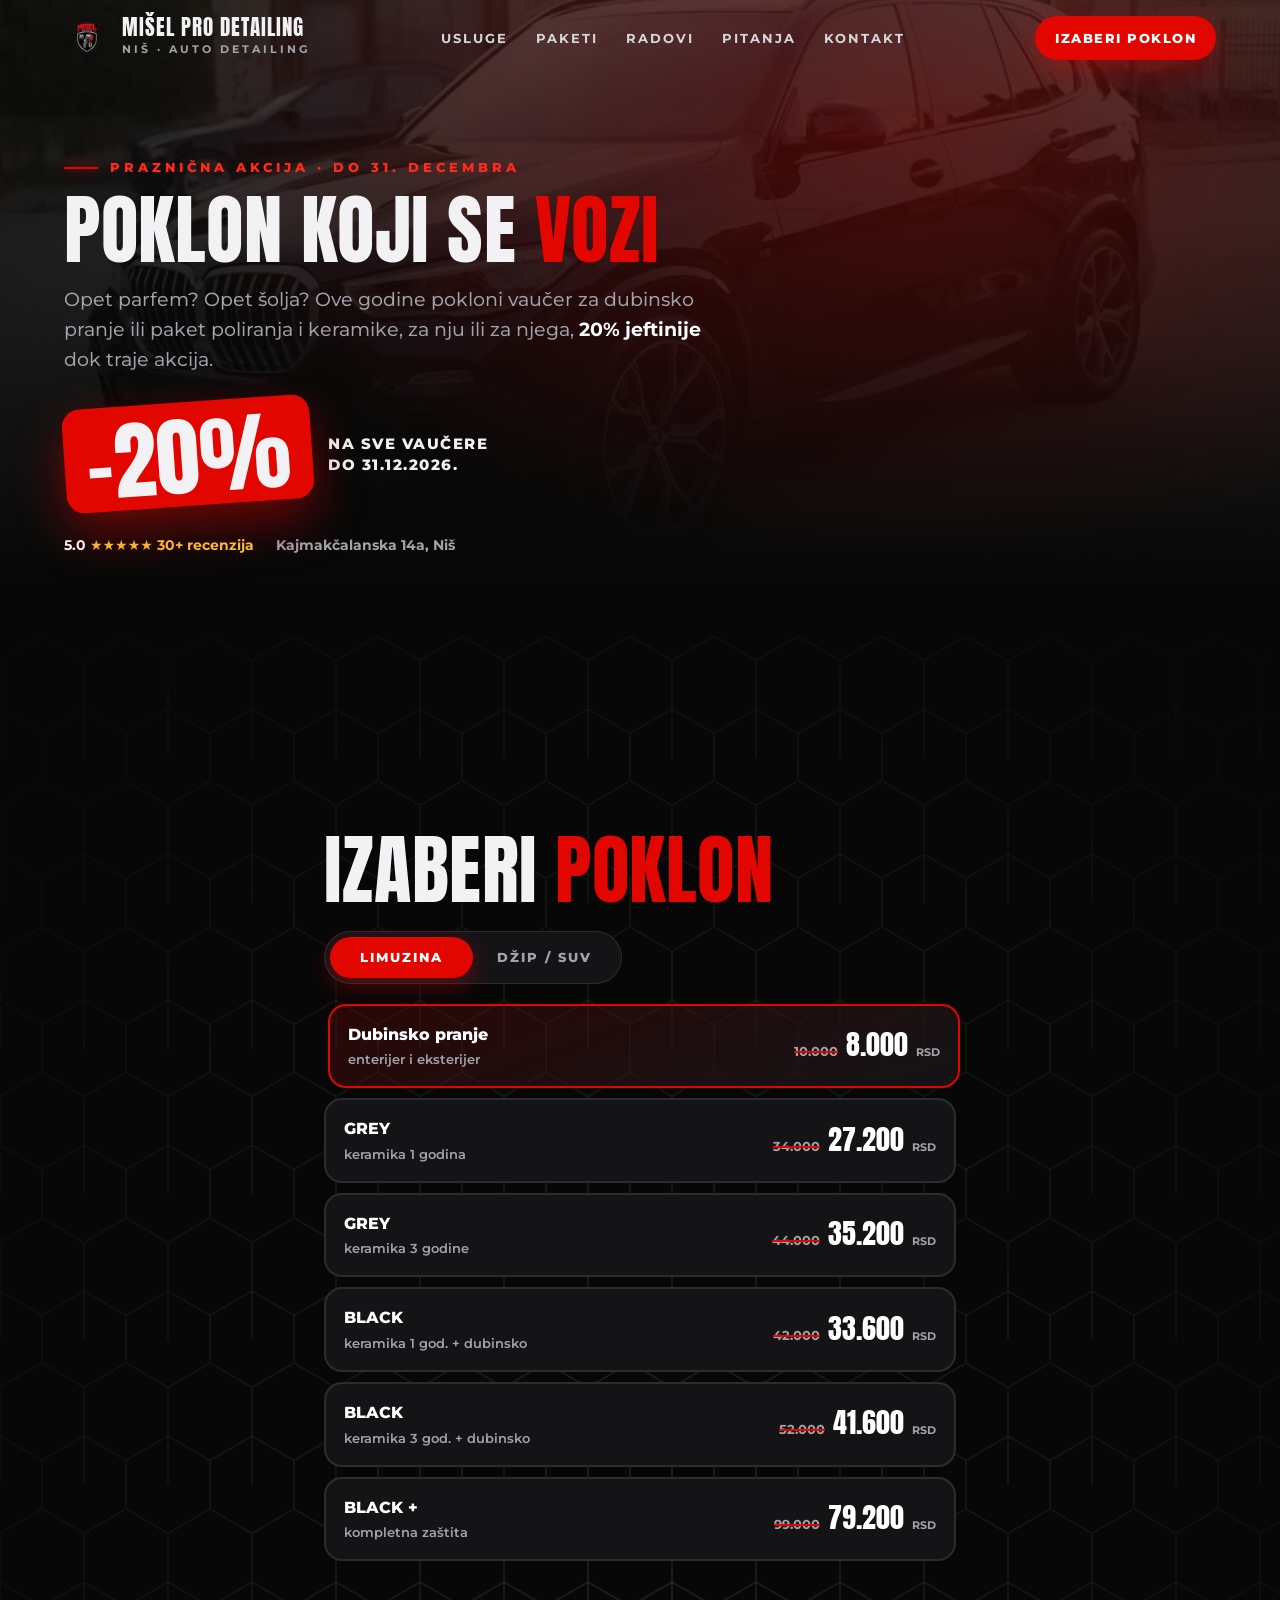
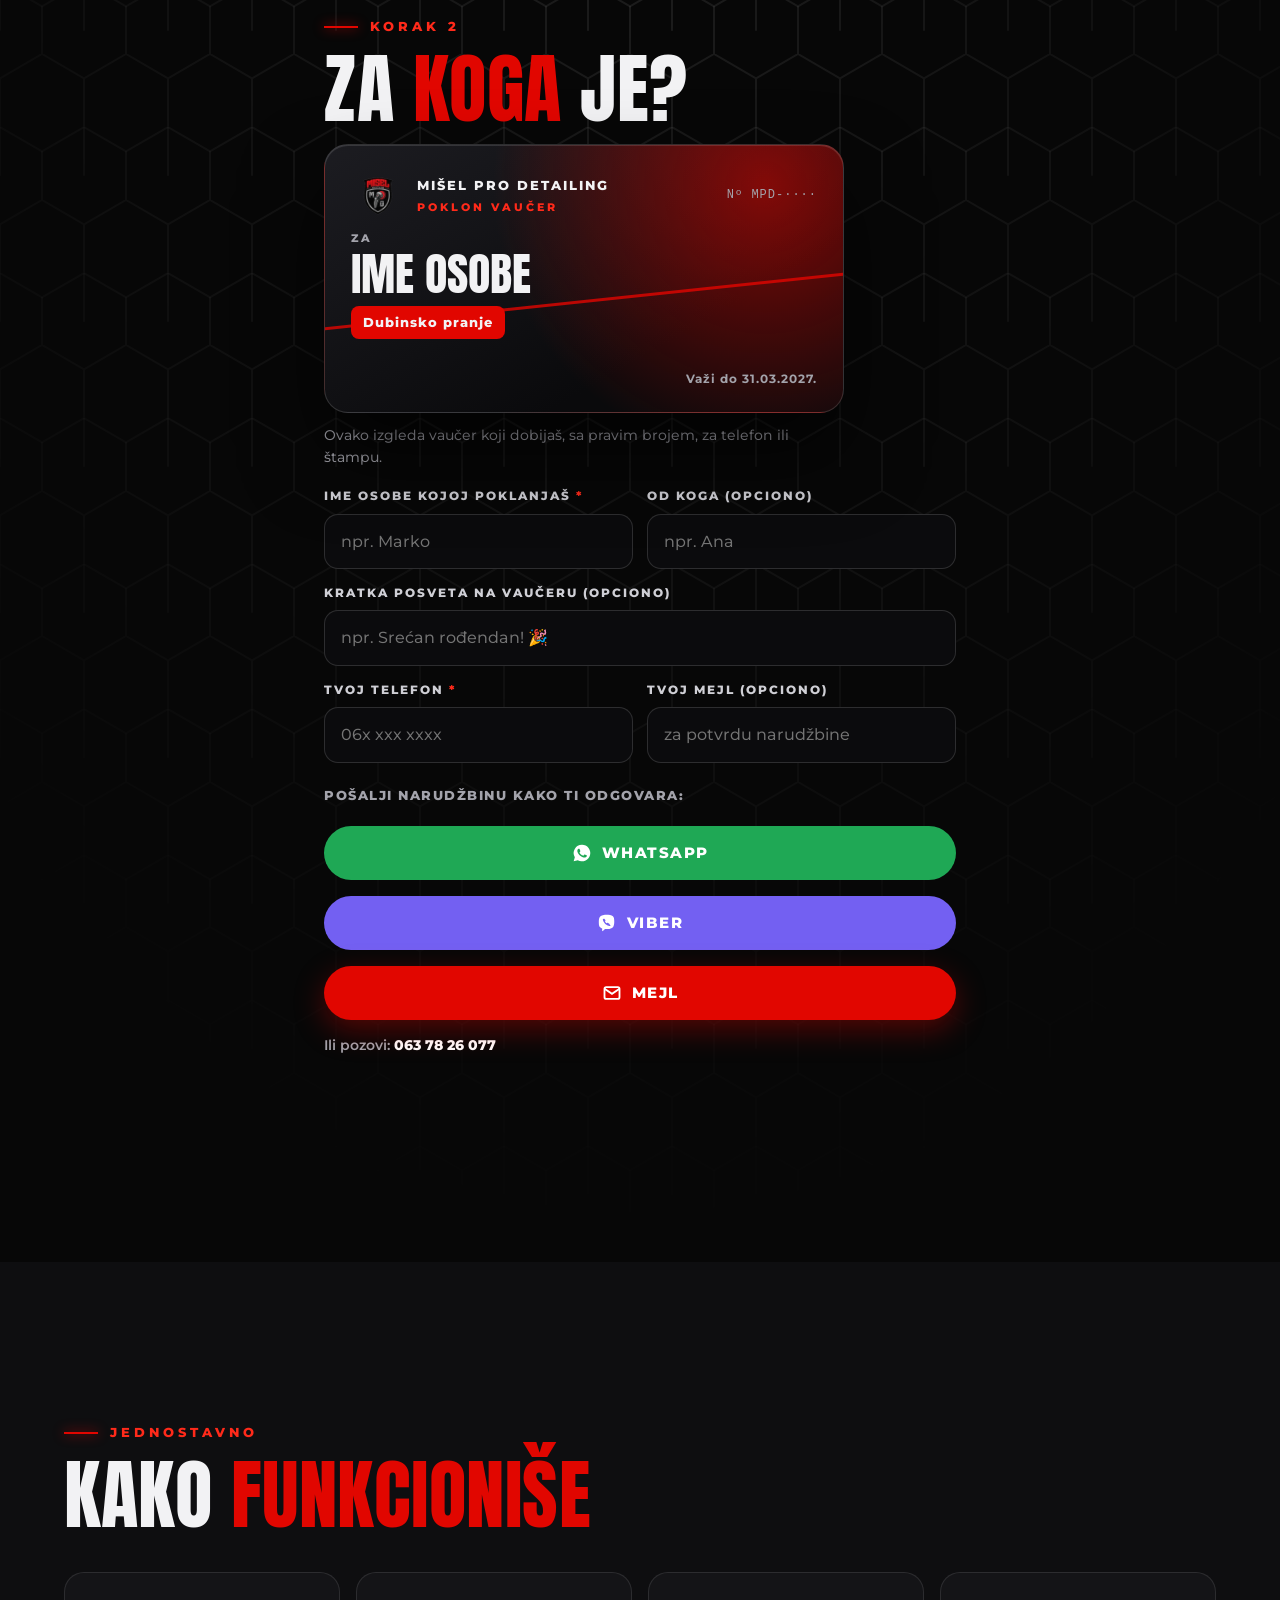
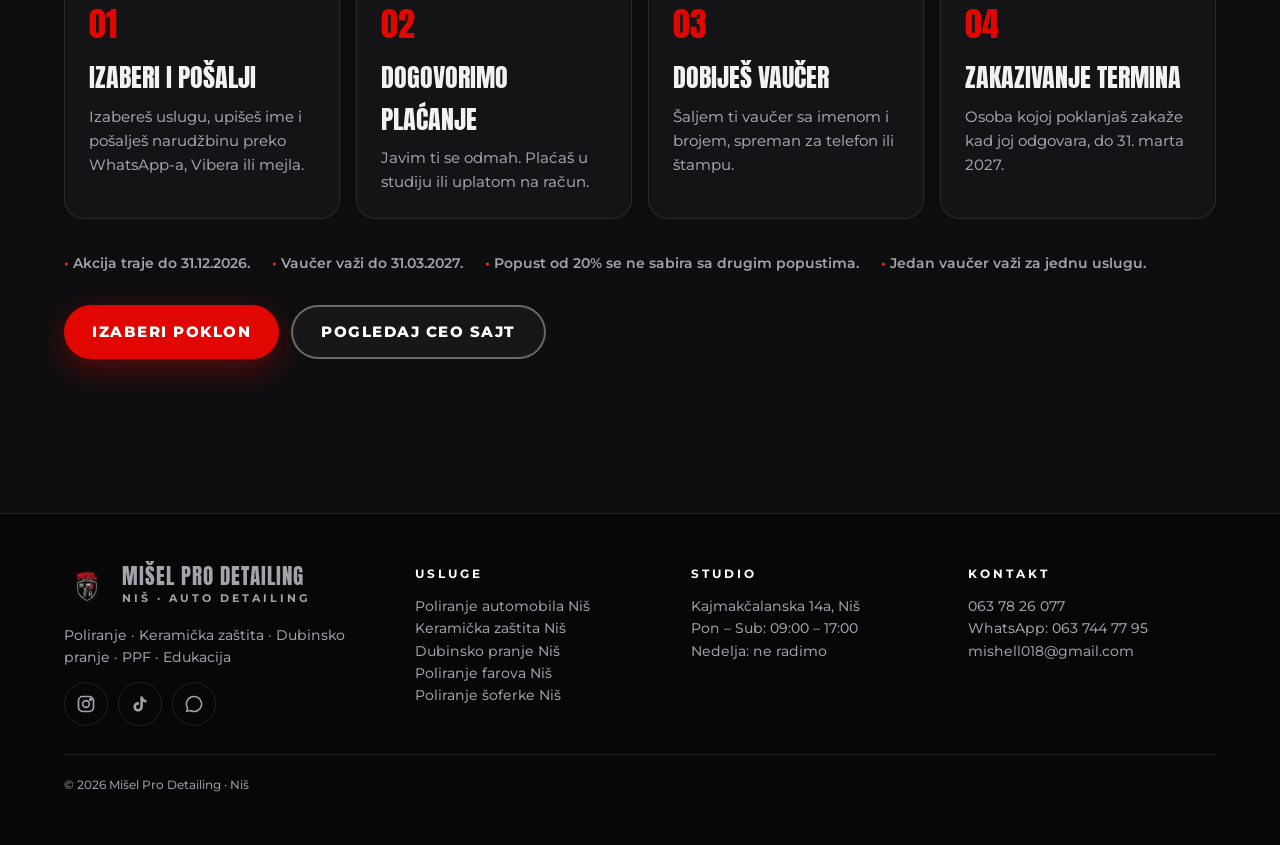
<file: poklon/index.html>
<!doctype html>
<html lang="sr">
<head>
  <meta charset="utf-8" />
  <meta name="viewport" content="width=device-width, initial-scale=1, viewport-fit=cover" />
  <title>Poklon vaučer −20% | Mišel Pro Detailing Niš</title>
  <meta name="description" content="Poklon koji se vozi: vaučer za dubinsko pranje ili paket poliranja i keramike u Nišu, 20% jeftinije do 31. decembra. Vaučer važi do 31. marta 2027." />
  <link rel="canonical" href="https://miselprodetailing.com/poklon/" />
  <meta name="theme-color" content="#070707" />
  <meta property="og:type" content="website" />
  <meta property="og:locale" content="sr_RS" />
  <meta property="og:title" content="🎁 Poklon koji se vozi −20% | Mišel Pro Detailing" />
  <meta property="og:description" content="Opet parfem? Ove godine pokloni vaučer za auto, 20% jeftinije do 31.12." />
  <meta property="og:url" content="https://miselprodetailing.com/poklon/" />
  <meta property="og:image" content="https://miselprodetailing.com/assets/img/poliranje-keramika-16.webp" />
  <link rel="icon" type="image/png" href="/assets/img/favicon.png" />
  <link rel="apple-touch-icon" href="/assets/img/apple-touch-icon.png" />
  <link rel="stylesheet" href="/css/style.css" />
  <script>document.documentElement.classList.add("js");</script>
  <script async src="https://www.googletagmanager.com/gtag/js?id=G-VM4WM82XNC"></script>
  <script>window.dataLayer = window.dataLayer || []; function gtag(){dataLayer.push(arguments);} gtag("js", new Date()); gtag("config", "G-VM4WM82XNC");</script>
</head>
<body class="sub gift">
  <header class="hdr" id="hdr">
    <div class="wrap">
      <a class="brand" href="/" aria-label="Mišel Pro Detailing, početna">
        <img src="/assets/img/logo.webp" alt="Mišel Pro Detailing logo" width="46" height="46" />
        <span><b>MIŠEL PRO DETAILING</b><small>NIŠ · AUTO DETAILING</small></span>
      </a>
      <nav class="nav" aria-label="Glavni meni">
        <a href="/#usluge">Usluge</a><a href="/#paketi">Paketi</a><a href="/#radovi">Radovi</a><a href="/#pitanja">Pitanja</a><a href="/#kontakt">Kontakt</a>
      </nav>
      <a class="btn btn-red" href="#izaberi"><span class="shine"></span>Izaberi poklon</a>
      <button class="burger" id="burger" aria-label="Otvori meni" aria-expanded="false"><span></span></button>
    </div>
  </header>
  <div id="mmenu" aria-hidden="true">
    <a class="l" href="/">Početna</a><a class="l" href="/#usluge">Usluge</a><a class="l" href="/#paketi">Paketi</a><a class="l" href="/#radovi">Radovi</a><a class="l" href="/#kontakt">Kontakt</a>
    <div class="m-cta"><a class="btn btn-red" href="#izaberi">Izaberi poklon</a><a class="btn btn-wa" href="https://wa.me/381637447795" target="_blank" rel="noopener">WhatsApp</a></div>
  </div>

  <main>
    <!-- HERO -->
    <section class="ghero">
      <div class="ghero-bg"><img src="/assets/img/poliranje-keramika-16.webp" alt="" /></div>
      <div class="wrap">
        <span class="kicker rv">Praznična akcija · do 31. decembra</span>
        <h1 class="h2 display rv">Poklon koji se <em>vozi</em></h1>
        <p class="lead rv">Opet parfem? Opet šolja? Ove godine pokloni vaučer za dubinsko pranje ili paket poliranja i keramike, za nju ili za njega, <b>20% jeftinije</b> dok traje akcija.</p>
        <div class="gdeal rv"><b>−20%</b><span>na sve vaučere<br />do 31.12.2026.</span></div>
        <div class="gtrust rv"><span><b>5.0</b> ★★★★★ 30+ recenzija</span><span>Kajmakčalanska 14a, Niš</span></div>
      </div>
    </section>

    <!-- IZBOR -->
    <section class="sec hexbg" id="izaberi">
      <div class="wrap gwrap">
        <div class="gleft">
          <span class="kicker rv">Korak 1</span>
          <h2 class="h2 display rv">Izaberi <em>poklon</em></h2>
          <div class="pk-sw rv" role="group" aria-label="Tip vozila"><button type="button" class="on" data-car="lim" aria-pressed="true">Limuzina</button><button type="button" data-car="suv" aria-pressed="false">Džip / SUV</button><i></i></div>
          <div class="gopts rv" id="gopts" role="radiogroup" aria-label="Usluga"><button type="button" class="gopt" role="radio" aria-checked="false" data-name="Dubinsko pranje" data-olim="10.000" data-nlim="8.000" data-osuv="12.000" data-nsuv="9.600"><span class="gn"><strong>Dubinsko pranje</strong><small>enterijer i eksterijer</small></span><span class="gp"><s>10.000</s><b>8.000</b><small>RSD</small></span></button><button type="button" class="gopt" role="radio" aria-checked="false" data-name="GREY · keramika 1 godina" data-olim="34.000" data-nlim="27.200" data-osuv="41.000" data-nsuv="32.800"><span class="gn"><strong>GREY</strong><small>keramika 1 godina</small></span><span class="gp"><s>34.000</s><b>27.200</b><small>RSD</small></span></button><button type="button" class="gopt" role="radio" aria-checked="false" data-name="GREY · keramika 3 godine" data-olim="44.000" data-nlim="35.200" data-osuv="53.000" data-nsuv="42.400"><span class="gn"><strong>GREY</strong><small>keramika 3 godine</small></span><span class="gp"><s>44.000</s><b>35.200</b><small>RSD</small></span></button><button type="button" class="gopt" role="radio" aria-checked="false" data-name="BLACK · keramika 1 godina" data-olim="42.000" data-nlim="33.600" data-osuv="50.000" data-nsuv="40.000"><span class="gn"><strong>BLACK</strong><small>keramika 1 god. + dubinsko</small></span><span class="gp"><s>42.000</s><b>33.600</b><small>RSD</small></span></button><button type="button" class="gopt" role="radio" aria-checked="false" data-name="BLACK · keramika 3 godine" data-olim="52.000" data-nlim="41.600" data-osuv="62.000" data-nsuv="49.600"><span class="gn"><strong>BLACK</strong><small>keramika 3 god. + dubinsko</small></span><span class="gp"><s>52.000</s><b>41.600</b><small>RSD</small></span></button><button type="button" class="gopt" role="radio" aria-checked="false" data-name="BLACK + paket" data-olim="99.000" data-nlim="79.200" data-osuv="119.000" data-nsuv="95.200"><span class="gn"><strong>BLACK +</strong><small>kompletna zaštita</small></span><span class="gp"><s>99.000</s><b>79.200</b><small>RSD</small></span></button></div>

          <span class="kicker rv gk2">Korak 2</span>
          <h2 class="h2 display rv">Za <em>koga</em> je?</h2>
          <div class="vcard rv" id="vcard" aria-hidden="true">
            <div class="vc-top"><img src="/assets/img/logo.webp" alt="" width="54" height="54" /><div><b>MIŠEL PRO DETAILING</b><small>POKLON VAUČER</small></div><span class="vc-no">Nº MPD-····</span></div>
            <div class="vc-for"><small>ZA</small><b id="v-za">Ime osobe</b></div>
            <div class="vc-svc" id="v-svc">Dubinsko pranje</div>
            <div class="vc-pos" id="v-pos"></div>
            <div class="vc-bot"><span id="v-od"></span><span>Važi do 31.03.2027.</span></div>
          </div>
          <p class="vnote rv">Ovako izgleda vaučer koji dobijaš, sa pravim brojem, za telefon ili štampu.</p>
          <form class="gform rv" id="gf" novalidate>
            <div class="fld"><label for="g-za">Ime osobe kojoj poklanjaš <i>*</i></label><input id="g-za" maxlength="30" placeholder="npr. Marko" required /></div>
            <div class="fld"><label for="g-od">Od koga (opciono)</label><input id="g-od" maxlength="30" placeholder="npr. Ana" /></div>
            <div class="fld full"><label for="g-pos">Kratka posveta na vaučeru (opciono)</label><input id="g-pos" maxlength="60" placeholder="npr. Srećan rođendan! 🎉" /></div>
            <div class="fld"><label for="g-tel">Tvoj telefon <i>*</i></label><input id="g-tel" type="tel" inputmode="tel" autocomplete="tel" placeholder="06x xxx xxxx" /></div>
            <div class="fld"><label for="g-mail">Tvoj mejl (opciono)</label><input id="g-mail" type="email" autocomplete="email" placeholder="za potvrdu narudžbine" /></div>
            <p class="gsend-t">Pošalji narudžbinu kako ti odgovara:</p>
            <div class="gbtns">
              <button class="btn btn-wa" type="button" data-send="wa"><svg viewBox="0 0 24 24" fill="currentColor" width="20" height="20"><path d="M12 2a10 10 0 0 0-8.6 15.1L2 22l5-1.3A10 10 0 1 0 12 2zm5.3 14.1c-.2.6-1.3 1.2-1.8 1.3-.5 0-1 .3-3.3-.7-2.8-1.1-4.6-4-4.7-4.2-.1-.2-1.1-1.5-1.1-2.9 0-1.4.7-2 1-2.3.2-.3.5-.3.7-.3h.5c.2 0 .4 0 .6.5l.8 2c.1.2.1.4 0 .5l-.4.6-.4.4c-.1.2-.3.3-.1.6.2.3.8 1.3 1.7 2.1 1.2 1 2.1 1.3 2.4 1.5.3.1.5.1.6-.1l.9-1.1c.2-.3.4-.2.7-.1l1.9.9c.3.1.5.2.5.3.1.2.1.8-.1 1.4z"/></svg>WhatsApp</button>
              <button class="btn btn-viber" type="button" data-send="viber"><svg viewBox="0 0 24 24" fill="currentColor" width="20" height="20"><path d="M11.4 2C9.3 2 4.7 2.3 3.2 5.1c-.9 1.6-1 3.7-1 6.2 0 2.6.2 4.5 1.6 5.9.6.6 1.5 1 2.4 1.3v2.9c0 .4.5.6.8.3l2.6-2.6c.6 0 1.3.1 1.9.1 2.1 0 6.7-.3 8.2-3.1.9-1.6 1-3.7 1-6.2 0-2.6-.2-4.5-1.6-5.9C17.6 2.4 14.1 2 11.4 2zm4.9 12.6c-.3.6-1 1.2-1.6 1.1-1.7-.4-3.4-1.3-4.8-2.6-1.4-1.3-2.4-2.9-2.9-4.6-.2-.6.4-1.3 1-1.6.4-.2.8-.1 1 .2l1 1.4c.2.3.2.7-.1 1l-.4.4c.3.9 1.4 2.1 2.4 2.5l.4-.4c.3-.3.7-.3 1-.1l1.4 1c.4.2.5.6.4 1z"/></svg>Viber</button>
              <button class="btn btn-red" type="button" data-send="mail"><svg viewBox="0 0 24 24" fill="none" stroke="currentColor" stroke-width="2.2" width="20" height="20"><rect x="3" y="5" width="18" height="14" rx="2"/><path d="M3 7l9 6 9-6"/></svg>Mejl</button>
            </div>
            <p class="gcall">Ili pozovi: <a href="tel:+381637826077">063 78 26 077</a></p>
            <p class="fmsg" id="gmsg" aria-live="polite"></p>
          </form>
        </div>

      </div>
    </section>

    <!-- KAKO -->
    <section class="sec alt">
      <div class="wrap">
        <span class="kicker rv">Jednostavno</span>
        <h2 class="h2 display rv">Kako <em>funkcioniše</em></h2>
        <div class="gsteps">
          <div class="sstep rv"><b>01</b><h3>Izaberi i pošalji</h3><p>Izabereš uslugu, upišeš ime i pošalješ narudžbinu preko WhatsApp-a, Vibera ili mejla.</p></div>
          <div class="sstep rv"><b>02</b><h3>Dogovorimo plaćanje</h3><p>Javim ti se odmah. Plaćaš u studiju ili uplatom na račun.</p></div>
          <div class="sstep rv"><b>03</b><h3>Dobiješ vaučer</h3><p>Šaljem ti vaučer sa imenom i brojem, spreman za telefon ili štampu.</p></div>
          <div class="sstep rv"><b>04</b><h3>Zakazivanje termina</h3><p>Osoba kojoj poklanjaš zakaže kad joj odgovara, do 31. marta 2027.</p></div>
        </div>
        <ul class="gterms rv">
          <li>Akcija traje do 31.12.2026.</li>
          <li>Vaučer važi do 31.03.2027.</li>
          <li>Popust od 20% se ne sabira sa drugim popustima.</li>
          <li>Jedan vaučer važi za jednu uslugu.</li>
        </ul>
        <div class="ctas rv"><a class="btn btn-red" href="#izaberi"><span class="shine"></span>Izaberi poklon</a><a class="btn btn-ghost" href="/">Pogledaj ceo sajt</a></div>
      </div>
    </section>
  </main>

    <footer>
    <div class="wrap">
      <div>
        <a class="brand" href="/"><img src="/assets/img/logo.webp" alt="" width="46" height="46" /><span><b>MIŠEL PRO DETAILING</b><small>NIŠ · AUTO DETAILING</small></span></a>
        <p style="margin-top:14px">Poliranje · Keramička zaštita · Dubinsko pranje · PPF · Edukacija</p>
        <div class="soc">
          <a href="https://instagram.com/misel_pro_detailing" target="_blank" rel="noopener" aria-label="Instagram"><svg viewBox="0 0 24 24" fill="none" stroke="currentColor" stroke-width="2"><rect x="3" y="3" width="18" height="18" rx="5"/><circle cx="12" cy="12" r="4"/><circle cx="17.5" cy="6.5" r="1" fill="currentColor"/></svg></a>
          <a href="https://www.tiktok.com/@misel_pro_detailing" target="_blank" rel="noopener" aria-label="TikTok"><svg viewBox="0 0 24 24" fill="currentColor"><path d="M16.6 5.8A4.3 4.3 0 0 1 15.5 3h-3.1v12.4a2.6 2.6 0 1 1-2.6-2.6c.3 0 .5 0 .8.1V9.7a5.7 5.7 0 1 0 4.9 5.7V9a7.3 7.3 0 0 0 4.3 1.4V7.3a4.3 4.3 0 0 1-3.2-1.5z"/></svg></a>
          <a href="https://wa.me/381637447795" target="_blank" rel="noopener" aria-label="WhatsApp"><svg viewBox="0 0 24 24" fill="currentColor"><path d="M12 2a10 10 0 0 0-8.6 15.1L2 22l5-1.3A10 10 0 1 0 12 2zm0 18.2a8.2 8.2 0 0 1-4.2-1.2l-.3-.2-3 .8.8-2.9-.2-.3A8.2 8.2 0 1 1 12 20.2z"/></svg></a>
        </div>
      </div>
      <div class="links"><h4>Usluge</h4><a href="/poliranje-automobila-nis/">Poliranje automobila Niš</a><a href="/keramicka-zastita-nis/">Keramička zaštita Niš</a><a href="/dubinsko-pranje-nis/">Dubinsko pranje Niš</a><a href="/poliranje-farova-nis/">Poliranje farova Niš</a><a href="/poliranje-soferke-nis/">Poliranje šoferke Niš</a></div>
      <div><h4>Studio</h4><p>Kajmakčalanska 14a, Niš<br />Pon – Sub: 09:00 – 17:00<br />Nedelja: ne radimo</p></div>
      <div><h4>Kontakt</h4><p><a href="tel:+381637826077">063 78 26 077</a><br /><a href="https://wa.me/381637447795">WhatsApp: 063 744 77 95</a><br /><a href="mailto:mishell018@gmail.com">mishell018@gmail.com</a></p></div>
      <div class="copy">© <span id="yr">2026</span> Mišel Pro Detailing · Niš</div>
    </div>
  </footer>

  <script>
    (function () {
      var END = new Date("2027-01-01T00:00:00+01:00");
      if (new Date() >= END) {
        document.body.classList.add("gift-off");
        var k = document.querySelector(".ghero .kicker"); if (k) k.textContent = "Akcija je završena";
      }
      var car = "lim", sel = 0;
      var opts = document.querySelectorAll(".gopt");
      var $ = function (id) { return document.getElementById(id); };
      function cur() { return opts[sel]; }
      function paint() {
        opts.forEach(function (o, i) {
          o.classList.toggle("on", i === sel); o.setAttribute("aria-checked", i === sel);
          o.querySelector("s").textContent = o.dataset["o" + car];
          o.querySelector("b").textContent = o.dataset["n" + car];
        });
        $("v-svc").textContent = cur().dataset.name;
      }
      opts.forEach(function (o, i) { o.addEventListener("click", function () { sel = i; paint(); }); });
      document.querySelector(".pk-sw").addEventListener("click", function (e) {
        var b = e.target.closest("button"); if (!b || b.classList.contains("on")) return;
        car = b.dataset.car;
        this.querySelectorAll("button").forEach(function (x) { var on = x === b; x.classList.toggle("on", on); x.setAttribute("aria-pressed", on); });
        this.classList.toggle("suv", car === "suv"); paint();
      });
      $("g-za").addEventListener("input", function () { $("v-za").textContent = this.value.trim() || "Ime osobe"; this.closest(".fld").classList.remove("err"); });
      $("g-od").addEventListener("input", function () { $("v-od").textContent = this.value.trim() ? "Od: " + this.value.trim() : ""; });
      $("g-pos").addEventListener("input", function () { $("v-pos").textContent = this.value.trim(); });
      ["g-za", "g-tel"].forEach(function (id) { $(id).addEventListener("input", function () { this.closest(".fld").classList.remove("err"); }); });
      $("gf").addEventListener("submit", function (e) { e.preventDefault(); });
      function say(t, ok) { var m = $("gmsg"); m.className = "fmsg " + (ok ? "ok" : "bad"); m.textContent = t; }
      function order() {
        var za = $("g-za").value.trim(), tel = $("g-tel").value.trim(), bad = false;
        if (!za) { $("g-za").closest(".fld").classList.add("err"); bad = true; }
        if (tel.replace(/\D/g, "").length < 8) { $("g-tel").closest(".fld").classList.add("err"); bad = true; }
        if (bad) { say("Upiši ime osobe kojoj poklanjaš i svoj telefon.", false); return null; }
        var o = cur();
        return { za: za, tel: tel, od: $("g-od").value.trim(), pos: $("g-pos").value.trim(), mail: $("g-mail").value.trim(),
                 usl: o.dataset.name, voz: car === "suv" ? "Džip / SUV" : "Limuzina", cena: o.dataset["n" + car], red: o.dataset["o" + car] };
      }
      function text(d) {
        var l = ["Zdravo Mišele, želim poklon vaučer (praznična akcija −20%).", "",
          "Usluga: " + d.usl + " · " + d.voz, "Cena: " + d.cena + " RSD (redovna " + d.red + " RSD)", "Vaučer je za: " + d.za];
        if (d.od) l.push("Od: " + d.od);
        if (d.pos) l.push("Posveta: " + d.pos);
        l.push("Moj telefon: " + d.tel);
        if (d.mail) l.push("Moj mejl: " + d.mail);
        return l.join("\n");
      }
      function track(kanal, d) { if (window.gtag) gtag("event", "poklon_vaucer", { usluga: d.usl, vozilo: car, kanal: kanal }); }
      document.querySelector(".gbtns").addEventListener("click", function (e) {
        var b = e.target.closest("button"); if (!b) return;
        var d = order(); if (!d) return;
        var how = b.dataset.send;
        if (how === "wa") {
          window.open("https://wa.me/381637447795?text=" + encodeURIComponent(text(d)), "_blank", "noopener");
          say("Otvoren je WhatsApp sa tvojom porukom. Samo pritisni pošalji.", true); track("whatsapp", d);
        } else if (how === "viber") {
          // Viber ne prima gotovu poruku sa sajta: poruka se kopira, kupac je nalepi u čet
          var go = function () { location.href = "viber://chat?number=%2B381637447795"; };
          var copied = navigator.clipboard ? navigator.clipboard.writeText(text(d)) : Promise.reject();
          copied.then(function () { say("Poruka je kopirana. U Viber četu drži prst u polju za poruku, izaberi Nalepi i pošalji. Viber: 063 744 77 95", true); go(); },
                      function () { say("Otvori Viber i pošalji poruku na 063 744 77 95 sa uslugom i imenom osobe.", true); go(); });
          track("viber", d);
        } else if (how === "mail") {
          var key = (window.SITE_CONFIG || {}).web3formsKey;
          b.disabled = true; say("Šaljem…", true);
          var data = { access_key: key, subject: "Poklon vaučer: " + d.usl + " (za " + d.za + ")", from_name: "miselprodetailing.com",
            Usluga: d.usl + " · " + d.voz, Cena: d.cena + " RSD (redovna " + d.red + " RSD)", "Vaučer je za": d.za, Od: d.od || "-",
            Posveta: d.pos || "-", "Telefon kupca": d.tel, "Mejl kupca": d.mail || "nije naveden" };
          if (d.mail) data.replyto = d.mail;
          fetch("https://api.web3forms.com/submit", { method: "POST", headers: { "Content-Type": "application/json", Accept: "application/json" }, body: JSON.stringify(data) })
            .then(function (r) { return r.json(); })
            .then(function (j) { if (!j.success) throw 0; say("Narudžbina je poslata! Javljam ti se na " + d.tel + " u roku od 24 sata.", true); track("mejl", d); })
            .catch(function () { say("Slanje nije uspelo. Probaj preko WhatsApp-a ili pozovi 063 78 26 077.", false); })
            .then(function () { b.disabled = false; });
        }
      });
      paint();
    })();
  </script>
  <script defer src="/assets/js/config.js"></script>
  <script defer src="/js/page.js"></script>
</body>
</html>
</file>
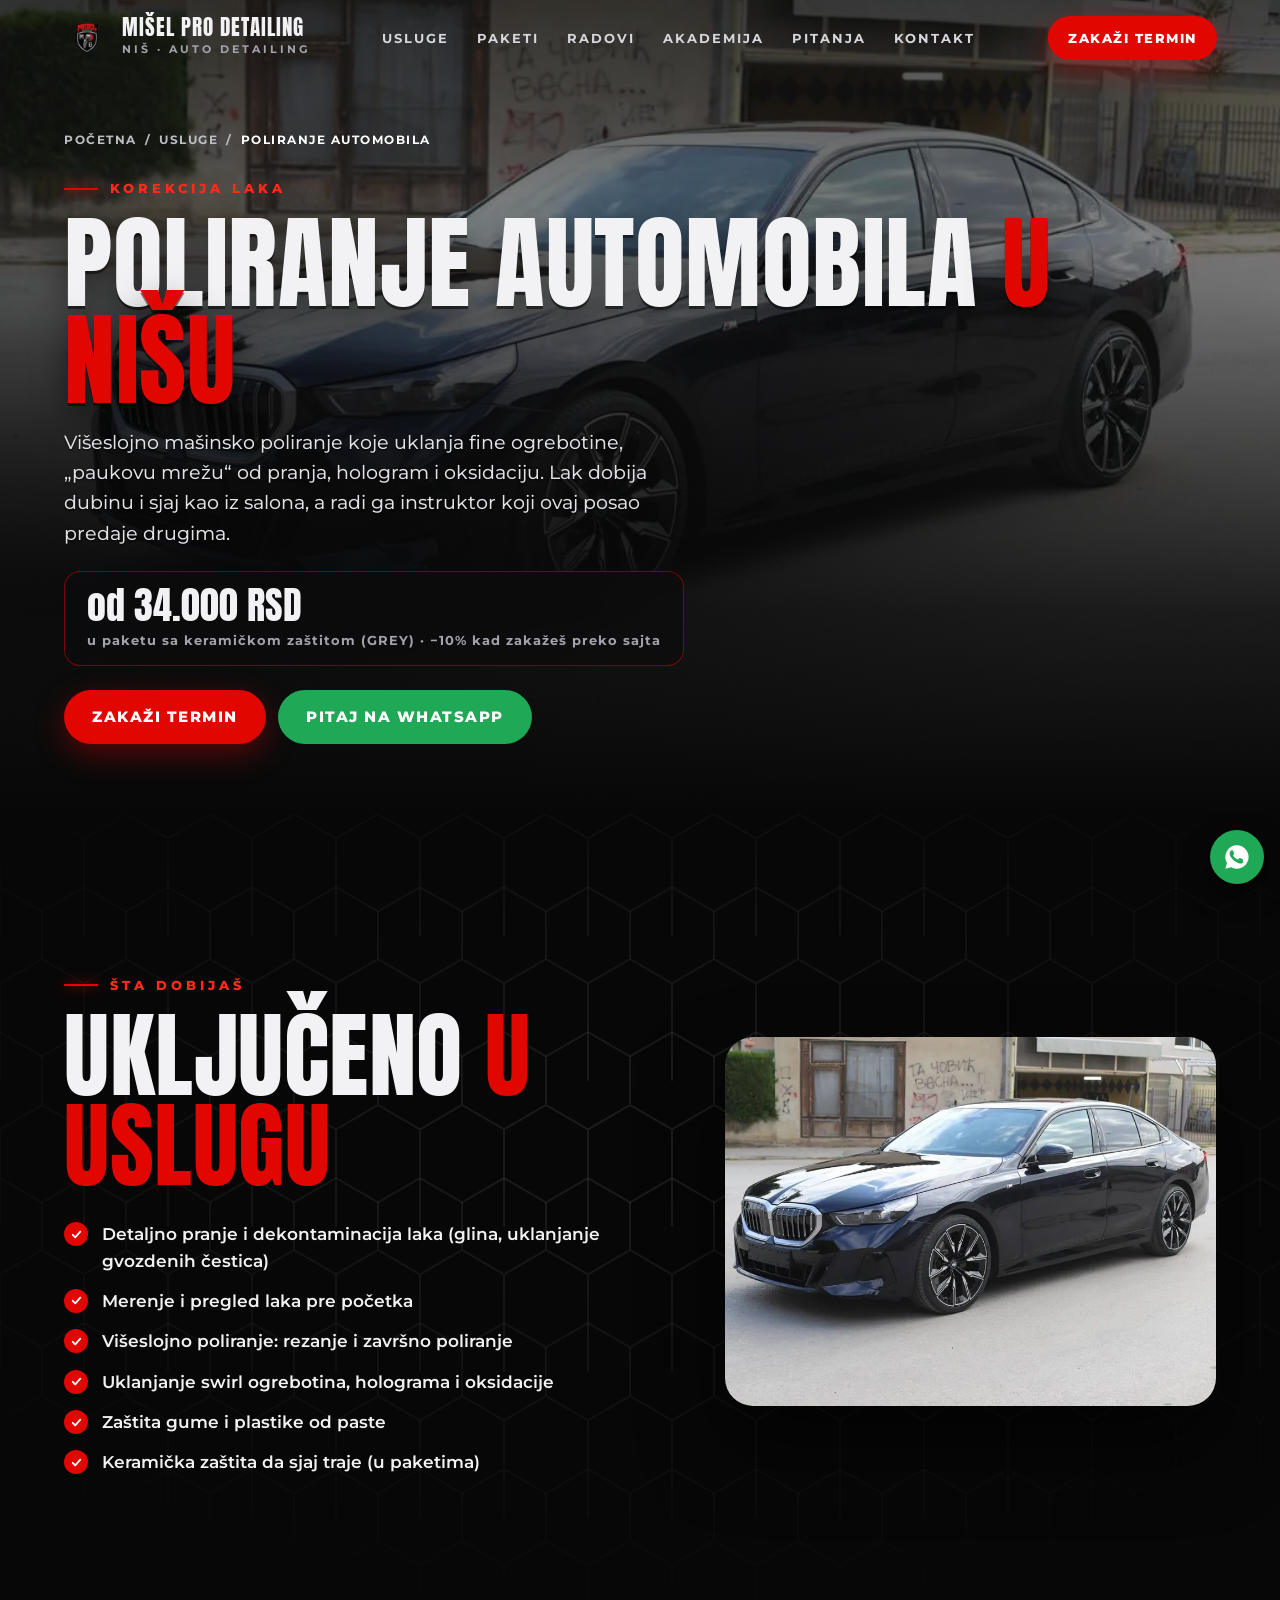
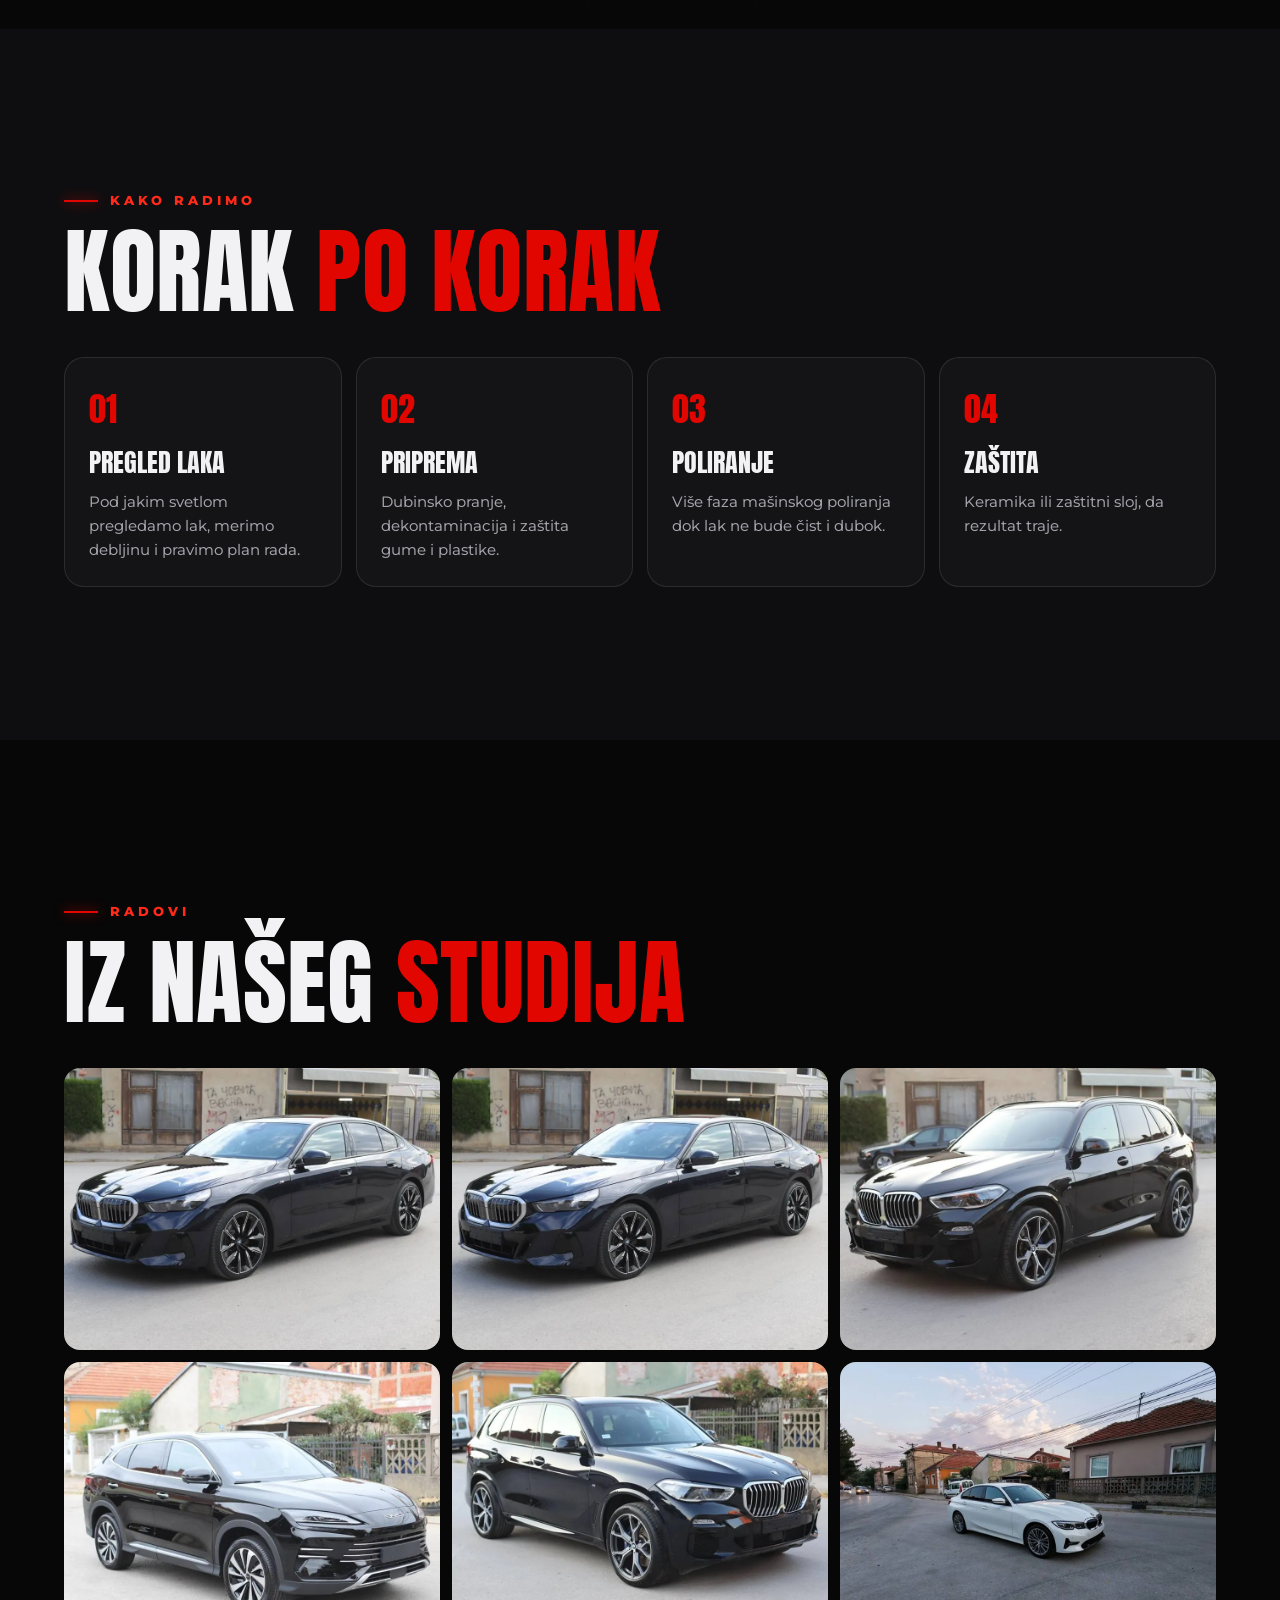
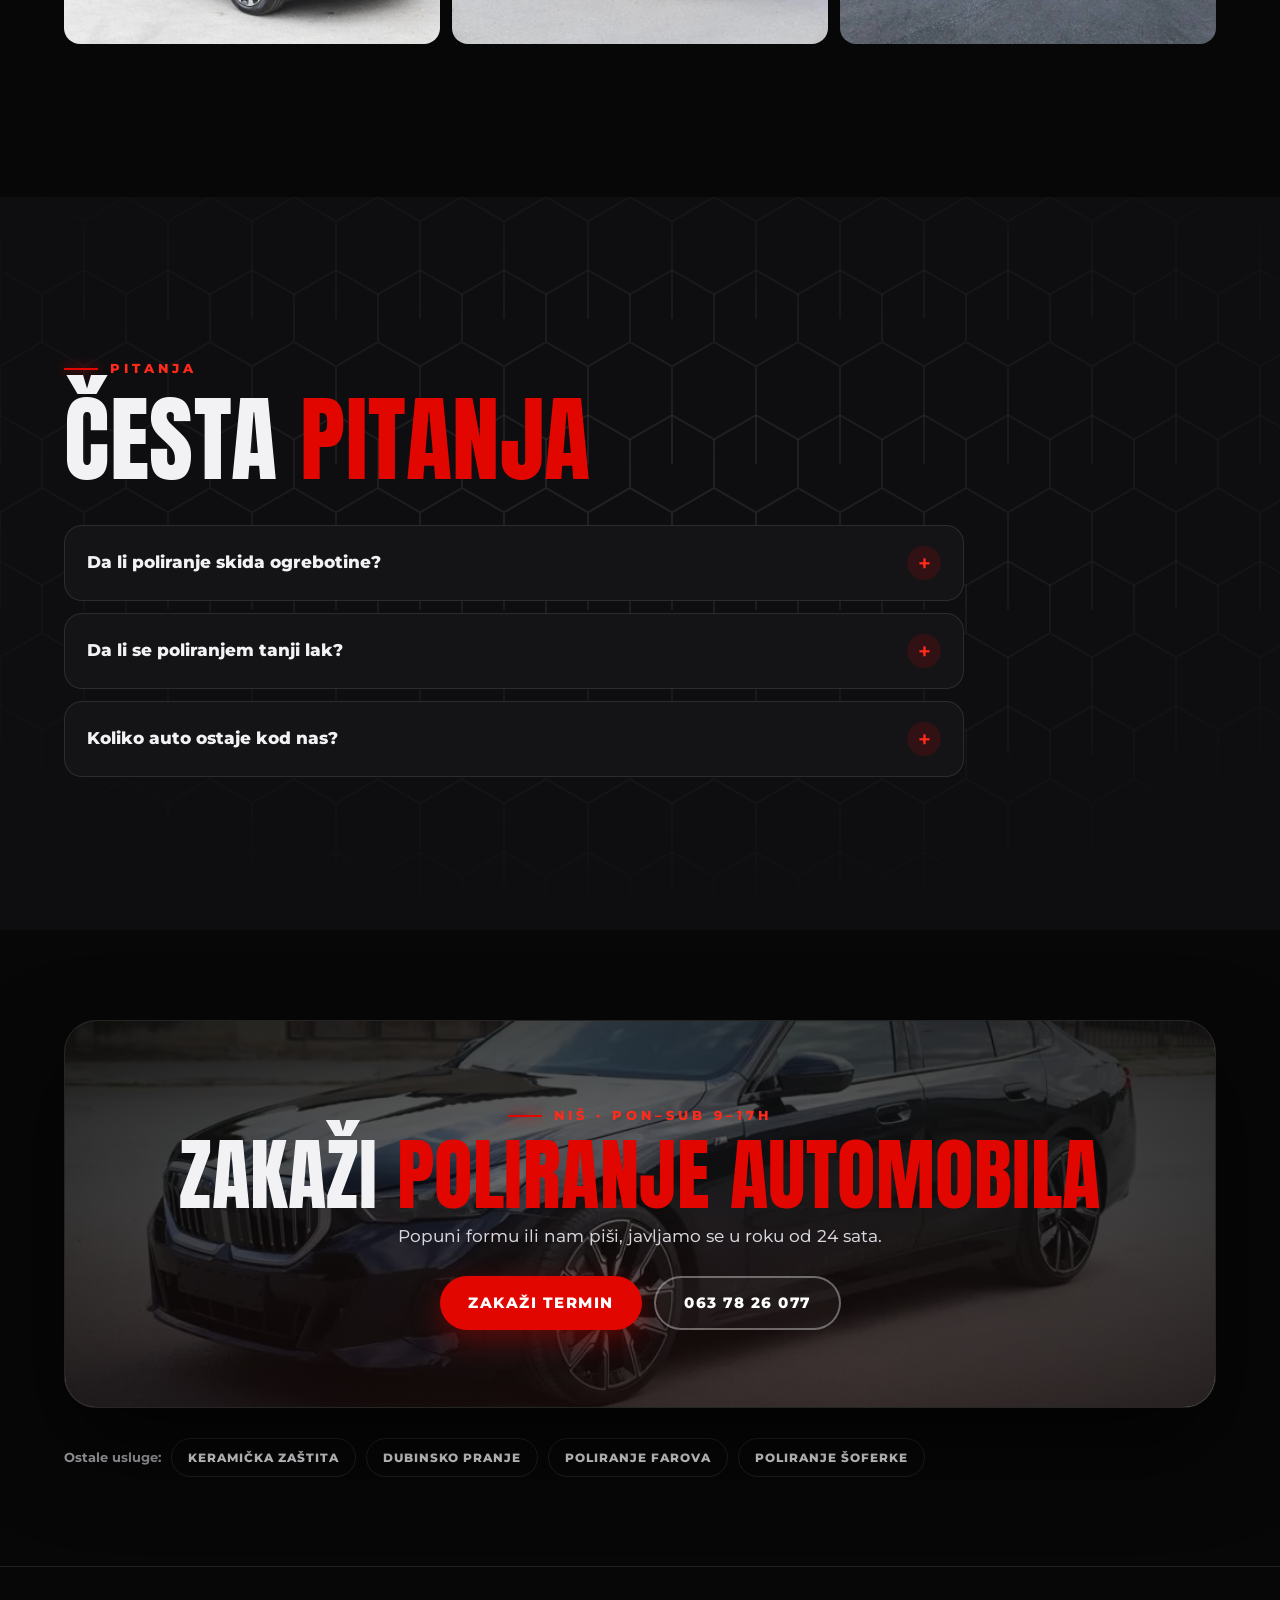
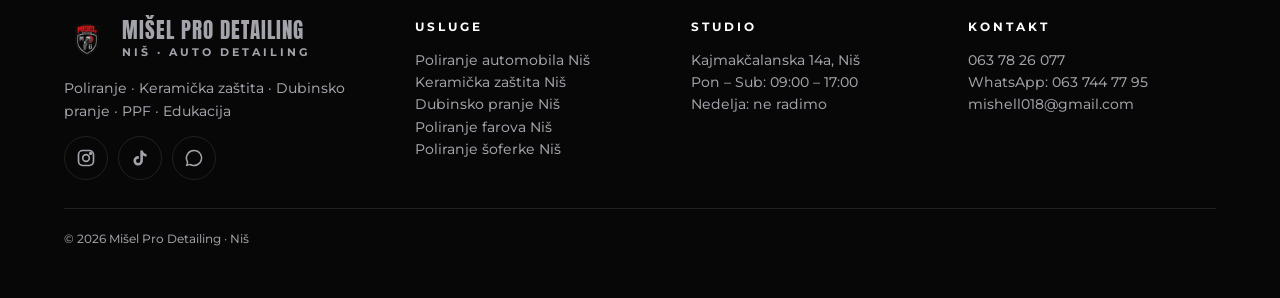
<file: poliranje-automobila-nis/index.html>
<!doctype html>
<html lang="sr">
<head>
  <meta charset="utf-8" />
  <meta name="viewport" content="width=device-width, initial-scale=1, viewport-fit=cover" />
  <title>Poliranje automobila Niš · višeslojno poliranje laka | Mišel Pro Detailing</title>
  <meta name="description" content="Profesionalno višeslojno poliranje automobila u Nišu. Uklanjamo ogrebotine od pranja, hologram i oksidaciju i vraćamo dubok sjaj laku. Kajmakčalanska 14a." />
  <link rel="canonical" href="https://miselprodetailing.com/poliranje-automobila-nis/" />
  <meta name="theme-color" content="#070707" />
  <meta property="og:type" content="website" />
  <meta property="og:locale" content="sr_RS" />
  <meta property="og:title" content="Poliranje automobila Niš · višeslojno poliranje laka | Mišel Pro Detailing" />
  <meta property="og:description" content="Profesionalno višeslojno poliranje automobila u Nišu. Uklanjamo ogrebotine od pranja, hologram i oksidaciju i vraćamo dubok sjaj laku. Kajmakčalanska 14a." />
  <meta property="og:url" content="https://miselprodetailing.com/poliranje-automobila-nis/" />
  <meta property="og:image" content="https://miselprodetailing.com/assets/img/poliranje-keramika-12.webp" />
  <link rel="icon" type="image/png" href="/assets/img/favicon.png" />
  <link rel="apple-touch-icon" href="/assets/img/apple-touch-icon.png" />
  <link rel="stylesheet" href="/css/style.css" />
  <script>document.documentElement.classList.add("js");</script>
  <script type="application/ld+json">[{"@context": "https://schema.org", "@type": "Service", "name": "Poliranje automobila Niš", "serviceType": "Poliranje automobila", "description": "Profesionalno višeslojno poliranje automobila u Nišu. Uklanjamo ogrebotine od pranja, hologram i oksidaciju i vraćamo dubok sjaj laku. Kajmakčalanska 14a.", "areaServed": {"@type": "City", "name": "Niš"}, "url": "https://miselprodetailing.com/poliranje-automobila-nis/", "provider": {"@type": "AutomotiveBusiness", "name": "Mišel Pro Detailing", "telephone": "+381637826077", "address": {"@type": "PostalAddress", "streetAddress": "Kajmakčalanska 14a", "addressLocality": "Niš", "addressCountry": "RS"}}}, {"@context": "https://schema.org", "@type": "BreadcrumbList", "itemListElement": [{"@type": "ListItem", "position": 1, "name": "Početna", "item": "https://miselprodetailing.com/"}, {"@type": "ListItem", "position": 2, "name": "Poliranje automobila", "item": "https://miselprodetailing.com/poliranje-automobila-nis/"}]}, {"@context": "https://schema.org", "@type": "FAQPage", "mainEntity": [{"@type": "Question", "name": "Da li poliranje skida ogrebotine?", "acceptedAnswer": {"@type": "Answer", "text": "Uklanja fine ogrebotine, hologram i oksidaciju. Duboke ogrebotine koje zapinju za nokat se znatno ublaže, ali ne uvek potpuno."}}, {"@type": "Question", "name": "Da li se poliranjem tanji lak?", "acceptedAnswer": {"@type": "Answer", "text": "Skida se minimalan sloj laka. Zato pre početka merimo debljinu i radimo samo onoliko koliko je bezbedno."}}, {"@type": "Question", "name": "Koliko auto ostaje kod nas?", "acceptedAnswer": {"@type": "Answer", "text": "Poliranje sa keramikom traje 2–3 dana, jer keramika mora da se stvrdne. Tačan rok dobijaš pri pregledu."}}]}]</script>
  <script async src="https://www.googletagmanager.com/gtag/js?id=G-VM4WM82XNC"></script>
  <script>window.dataLayer = window.dataLayer || []; function gtag(){dataLayer.push(arguments);} gtag("js", new Date()); gtag("config", "G-VM4WM82XNC");</script>
</head>
<body class="sub">
  <header class="hdr" id="hdr">
    <div class="wrap">
      <a class="brand" href="/" aria-label="Mišel Pro Detailing, početna">
        <img src="/assets/img/logo.webp" alt="Mišel Pro Detailing logo" width="46" height="46" />
        <span><b>MIŠEL PRO DETAILING</b><small>NIŠ · AUTO DETAILING</small></span>
      </a>
      <nav class="nav" aria-label="Glavni meni">
        <a href="/#usluge">Usluge</a><a href="/#paketi">Paketi</a><a href="/#radovi">Radovi</a><a href="/#akademija">Akademija</a><a href="/#pitanja">Pitanja</a><a href="/#kontakt">Kontakt</a>
      </nav>
      <a class="btn btn-red" href="/?usluga=GREY%20paket#zakazi"><span class="shine"></span>Zakaži termin</a>
      <button class="burger" id="burger" aria-label="Otvori meni" aria-expanded="false"><span></span></button>
    </div>
  </header>
  <div id="mmenu" aria-hidden="true">
    <a class="l" href="/">Početna</a><a class="l" href="/#usluge">Usluge</a><a class="l" href="/#paketi">Paketi</a><a class="l" href="/#radovi">Radovi</a><a class="l" href="/#pitanja">Pitanja</a><a class="l" href="/#kontakt">Kontakt</a>
    <div class="m-cta"><a class="btn btn-red" href="/?usluga=GREY%20paket#zakazi">Zakaži termin</a><a class="btn btn-wa" href="https://wa.me/381637447795?text=Zdravo%20Mi%C5%A1ele%2C%20zanima%20me%20poliranje%20automobila." target="_blank" rel="noopener">WhatsApp</a></div>
  </div>

  <main>
    <section class="shero">
      <div class="shero-bg"><img src="/assets/img/poliranje-keramika-12.webp" alt="" /></div>
      <div class="wrap">
        <nav class="crumbs" aria-label="Putanja"><a href="/">Početna</a><span>/</span><a href="/#usluge">Usluge</a><span>/</span><b>Poliranje automobila</b></nav>
        <span class="kicker rv">Korekcija laka</span>
        <h1 class="h2 display rv">Poliranje automobila <em>u Nišu</em></h1>
        <p class="lead rv">Višeslojno mašinsko poliranje koje uklanja fine ogrebotine, „paukovu mrežu“ od pranja, hologram i oksidaciju. Lak dobija dubinu i sjaj kao iz salona, a radi ga instruktor koji ovaj posao predaje drugima.</p>
        <div class="sprice rv"><b>od 34.000 RSD</b><small>u paketu sa keramičkom zaštitom (GREY) · −10% kad zakažeš preko sajta</small></div>
        <div class="ctas rv">
          <a class="btn btn-red" href="/?usluga=GREY%20paket#zakazi"><span class="shine"></span>Zakaži termin</a>
          <a class="btn btn-wa" href="https://wa.me/381637447795?text=Zdravo%20Mi%C5%A1ele%2C%20zanima%20me%20poliranje%20automobila." target="_blank" rel="noopener">Pitaj na WhatsApp</a>
        </div>
      </div>
    </section>

    <section class="sec hexbg">
      <div class="wrap split2">
        <div>
          <span class="kicker rv">Šta dobijaš</span>
          <h2 class="h2 display rv">Uključeno <em>u uslugu</em></h2>
          <ul class="checks"><li class="rv">Detaljno pranje i dekontaminacija laka (glina, uklanjanje gvozdenih čestica)</li><li class="rv">Merenje i pregled laka pre početka</li><li class="rv">Višeslojno poliranje: rezanje i završno poliranje</li><li class="rv">Uklanjanje swirl ogrebotina, holograma i oksidacije</li><li class="rv">Zaštita gume i plastike od paste</li><li class="rv">Keramička zaštita da sjaj traje (u paketima)</li></ul>
        </div>
        <div class="sphoto rv"><img src="/assets/img/poliranje-keramika-08.webp" alt="Poliranje automobila: rad studija Mišel Pro Detailing u Nišu" loading="lazy" /></div>
      </div>
    </section>

    <section class="sec alt">
      <div class="wrap">
        <span class="kicker rv">Kako radimo</span>
        <h2 class="h2 display rv">Korak <em>po korak</em></h2>
        <div class="sgrid4"><div class="sstep rv"><b>01</b><h3>Pregled laka</h3><p>Pod jakim svetlom pregledamo lak, merimo debljinu i pravimo plan rada.</p></div><div class="sstep rv"><b>02</b><h3>Priprema</h3><p>Dubinsko pranje, dekontaminacija i zaštita gume i plastike.</p></div><div class="sstep rv"><b>03</b><h3>Poliranje</h3><p>Više faza mašinskog poliranja dok lak ne bude čist i dubok.</p></div><div class="sstep rv"><b>04</b><h3>Zaštita</h3><p>Keramika ili zaštitni sloj, da rezultat traje.</p></div></div>
      </div>
    </section>

    <section class="sec">
      <div class="wrap">
        <span class="kicker rv">Radovi</span>
        <h2 class="h2 display rv">Iz našeg <em>studija</em></h2>
        <div class="sgal"><figure class="rv"><img src="/assets/img/poliranje-keramika-12.webp" alt="Poliranje automobila Niš: rad studija Mišel Pro Detailing" loading="lazy" /></figure><figure class="rv"><img src="/assets/img/poliranje-keramika-08.webp" alt="Poliranje automobila Niš: rad studija Mišel Pro Detailing" loading="lazy" /></figure><figure class="rv"><img src="/assets/img/poliranje-keramika-16.webp" alt="Poliranje automobila Niš: rad studija Mišel Pro Detailing" loading="lazy" /></figure><figure class="rv"><img src="/assets/img/poliranje-keramika-05.webp" alt="Poliranje automobila Niš: rad studija Mišel Pro Detailing" loading="lazy" /></figure><figure class="rv"><img src="/assets/img/poliranje-keramika-19.webp" alt="Poliranje automobila Niš: rad studija Mišel Pro Detailing" loading="lazy" /></figure><figure class="rv"><img src="/assets/img/poliranje-keramika-03.webp" alt="Poliranje automobila Niš: rad studija Mišel Pro Detailing" loading="lazy" /></figure></div>
      </div>
    </section>

    <section class="sec alt hexbg">
      <div class="wrap">
        <span class="kicker rv">Pitanja</span>
        <h2 class="h2 display rv">Česta <em>pitanja</em></h2>
        <div class="faq"><details class="rv"><summary>Da li poliranje skida ogrebotine?</summary><p>Uklanja fine ogrebotine, hologram i oksidaciju. Duboke ogrebotine koje zapinju za nokat se znatno ublaže, ali ne uvek potpuno.</p></details><details class="rv"><summary>Da li se poliranjem tanji lak?</summary><p>Skida se minimalan sloj laka. Zato pre početka merimo debljinu i radimo samo onoliko koliko je bezbedno.</p></details><details class="rv"><summary>Koliko auto ostaje kod nas?</summary><p>Poliranje sa keramikom traje 2–3 dana, jer keramika mora da se stvrdne. Tačan rok dobijaš pri pregledu.</p></details></div>
      </div>
    </section>

    <section class="sec final">
      <div class="wrap">
        <div class="final-card rv">
          <div class="bgimg"><img src="/assets/img/poliranje-keramika-12.webp" alt="" loading="lazy" /></div>
          <span class="kicker">Niš · Pon–Sub 9–17h</span>
          <h2 class="h2 display">Zakaži <em>poliranje automobila</em></h2>
          <p>Popuni formu ili nam piši, javljamo se u roku od 24 sata.</p>
          <div class="ctas">
            <a class="btn btn-red" href="/?usluga=GREY%20paket#zakazi"><span class="shine"></span>Zakaži termin</a>
            <a class="btn btn-ghost" href="tel:+381637826077">063 78 26 077</a>
          </div>
        </div>
        <div class="others rv"><span>Ostale usluge:</span><a href="/keramicka-zastita-nis/">Keramička zaštita</a><a href="/dubinsko-pranje-nis/">Dubinsko pranje</a><a href="/poliranje-farova-nis/">Poliranje farova</a><a href="/poliranje-soferke-nis/">Poliranje šoferke</a></div>
      </div>
    </section>
  </main>

    <footer>
    <div class="wrap">
      <div>
        <a class="brand" href="/"><img src="/assets/img/logo.webp" alt="" width="46" height="46" /><span><b>MIŠEL PRO DETAILING</b><small>NIŠ · AUTO DETAILING</small></span></a>
        <p style="margin-top:14px">Poliranje · Keramička zaštita · Dubinsko pranje · PPF · Edukacija</p>
        <div class="soc">
          <a href="https://instagram.com/misel_pro_detailing" target="_blank" rel="noopener" aria-label="Instagram"><svg viewBox="0 0 24 24" fill="none" stroke="currentColor" stroke-width="2"><rect x="3" y="3" width="18" height="18" rx="5"/><circle cx="12" cy="12" r="4"/><circle cx="17.5" cy="6.5" r="1" fill="currentColor"/></svg></a>
          <a href="https://www.tiktok.com/@misel_pro_detailing" target="_blank" rel="noopener" aria-label="TikTok"><svg viewBox="0 0 24 24" fill="currentColor"><path d="M16.6 5.8A4.3 4.3 0 0 1 15.5 3h-3.1v12.4a2.6 2.6 0 1 1-2.6-2.6c.3 0 .5 0 .8.1V9.7a5.7 5.7 0 1 0 4.9 5.7V9a7.3 7.3 0 0 0 4.3 1.4V7.3a4.3 4.3 0 0 1-3.2-1.5z"/></svg></a>
          <a href="https://wa.me/381637447795" target="_blank" rel="noopener" aria-label="WhatsApp"><svg viewBox="0 0 24 24" fill="currentColor"><path d="M12 2a10 10 0 0 0-8.6 15.1L2 22l5-1.3A10 10 0 1 0 12 2zm0 18.2a8.2 8.2 0 0 1-4.2-1.2l-.3-.2-3 .8.8-2.9-.2-.3A8.2 8.2 0 1 1 12 20.2z"/></svg></a>
        </div>
      </div>
      <div class="links"><h4>Usluge</h4><a href="/poliranje-automobila-nis/">Poliranje automobila Niš</a><a href="/keramicka-zastita-nis/">Keramička zaštita Niš</a><a href="/dubinsko-pranje-nis/">Dubinsko pranje Niš</a><a href="/poliranje-farova-nis/">Poliranje farova Niš</a><a href="/poliranje-soferke-nis/">Poliranje šoferke Niš</a></div>
      <div><h4>Studio</h4><p>Kajmakčalanska 14a, Niš<br />Pon – Sub: 09:00 – 17:00<br />Nedelja: ne radimo</p></div>
      <div><h4>Kontakt</h4><p><a href="tel:+381637826077">063 78 26 077</a><br /><a href="https://wa.me/381637447795">WhatsApp: 063 744 77 95</a><br /><a href="mailto:mishell018@gmail.com">mishell018@gmail.com</a></p></div>
      <div class="copy">© <span id="yr">2026</span> Mišel Pro Detailing · Niš</div>
    </div>
  </footer>

  <a class="fab on" href="https://wa.me/381637447795?text=Zdravo%20Mi%C5%A1ele%2C%20zanima%20me%20poliranje%20automobila." target="_blank" rel="noopener" aria-label="Piši nam na WhatsApp">
    <svg viewBox="0 0 24 24" fill="currentColor"><path d="M12 2a10 10 0 0 0-8.6 15.1L2 22l5-1.3A10 10 0 1 0 12 2zm5.6 14.2c-.2.7-1.4 1.3-2 1.3-.5.1-1.2.1-1.9-.1-.4-.1-1-.3-1.7-.6-3-1.3-4.9-4.3-5.1-4.5-.1-.2-1.2-1.6-1.2-3.1s.8-2.2 1-2.5c.3-.3.6-.4.8-.4h.6c.2 0 .4 0 .6.5l.8 2c.1.2.1.4 0 .5l-.3.5-.4.4c-.1.1-.3.3-.1.5.2.3.8 1.3 1.6 2 1.1 1 2 1.3 2.3 1.4.3.1.4.1.6-.1l.8-1c.2-.3.4-.2.6-.1l1.9.9c.3.1.5.2.5.3.1.2.1.7-.1 1.4z"/></svg>
  </a>
  <script defer src="/js/page.js"></script>
</body>
</html>
</file>
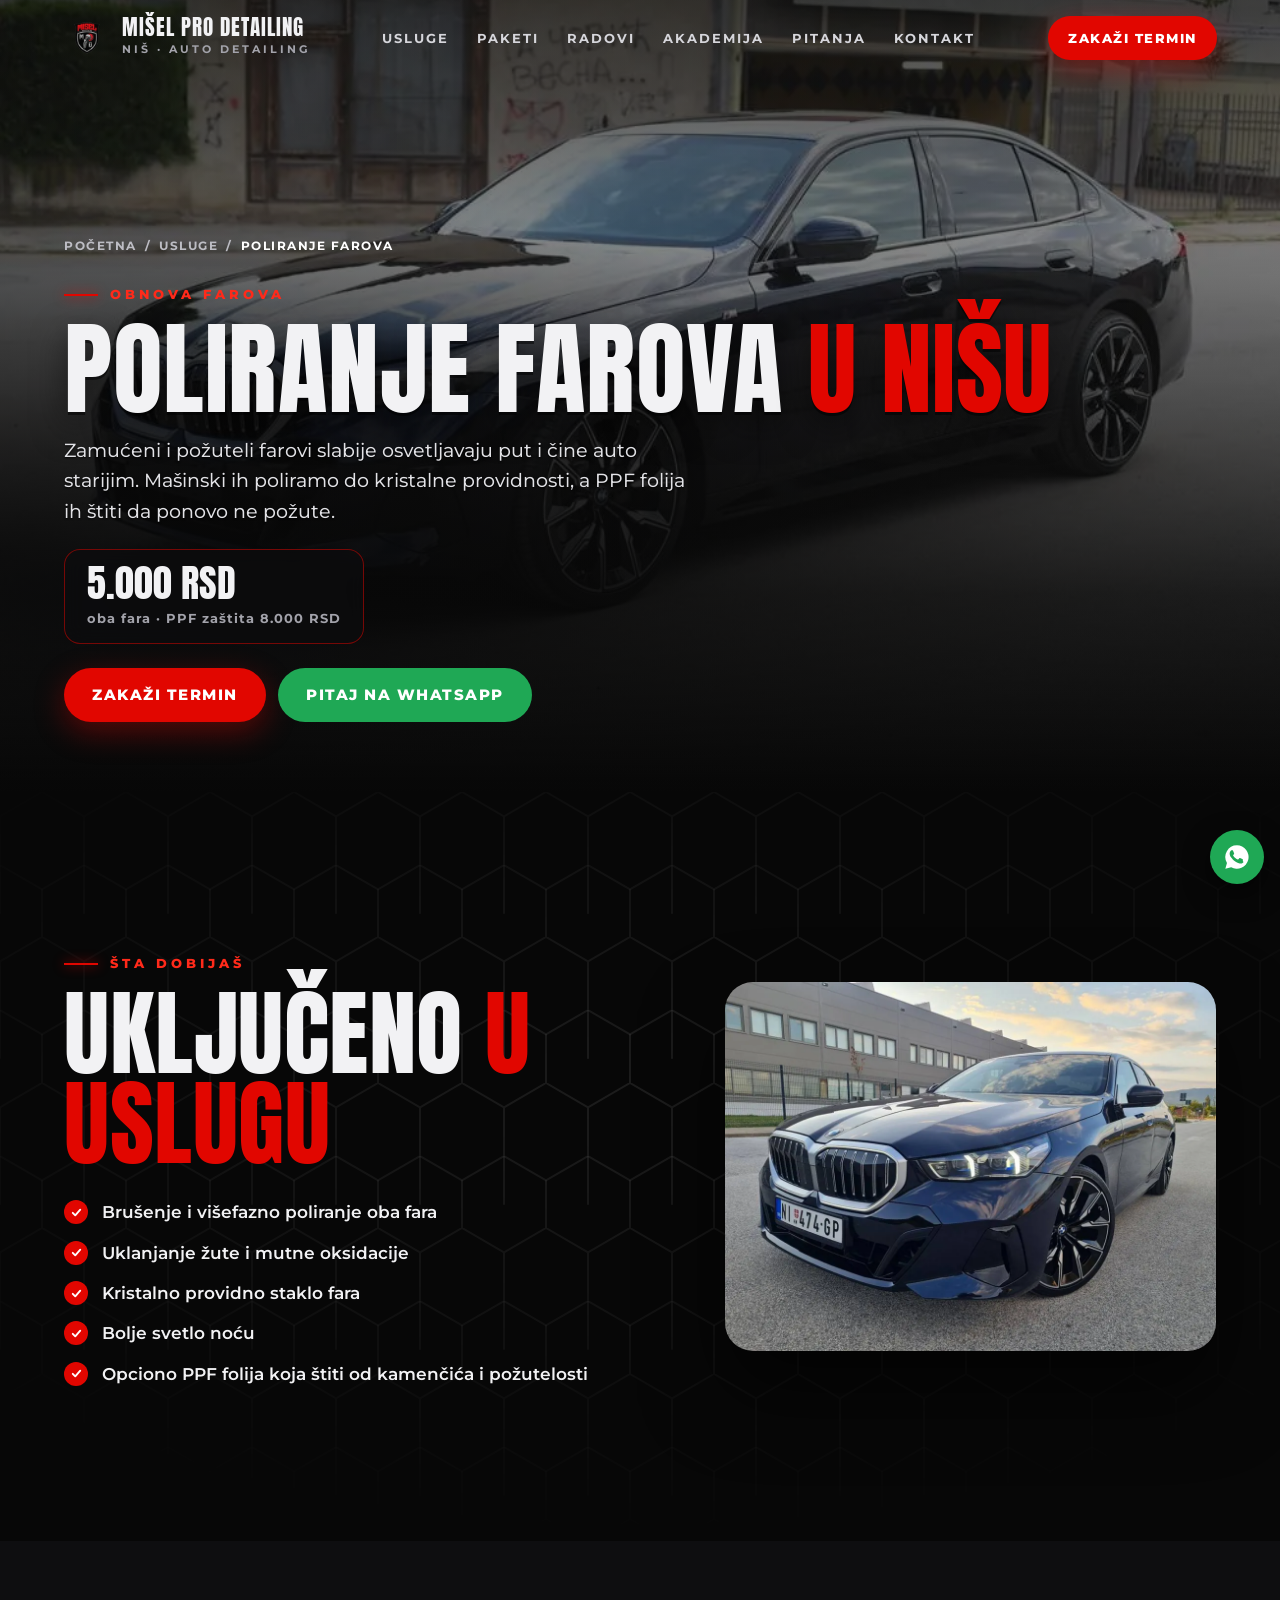
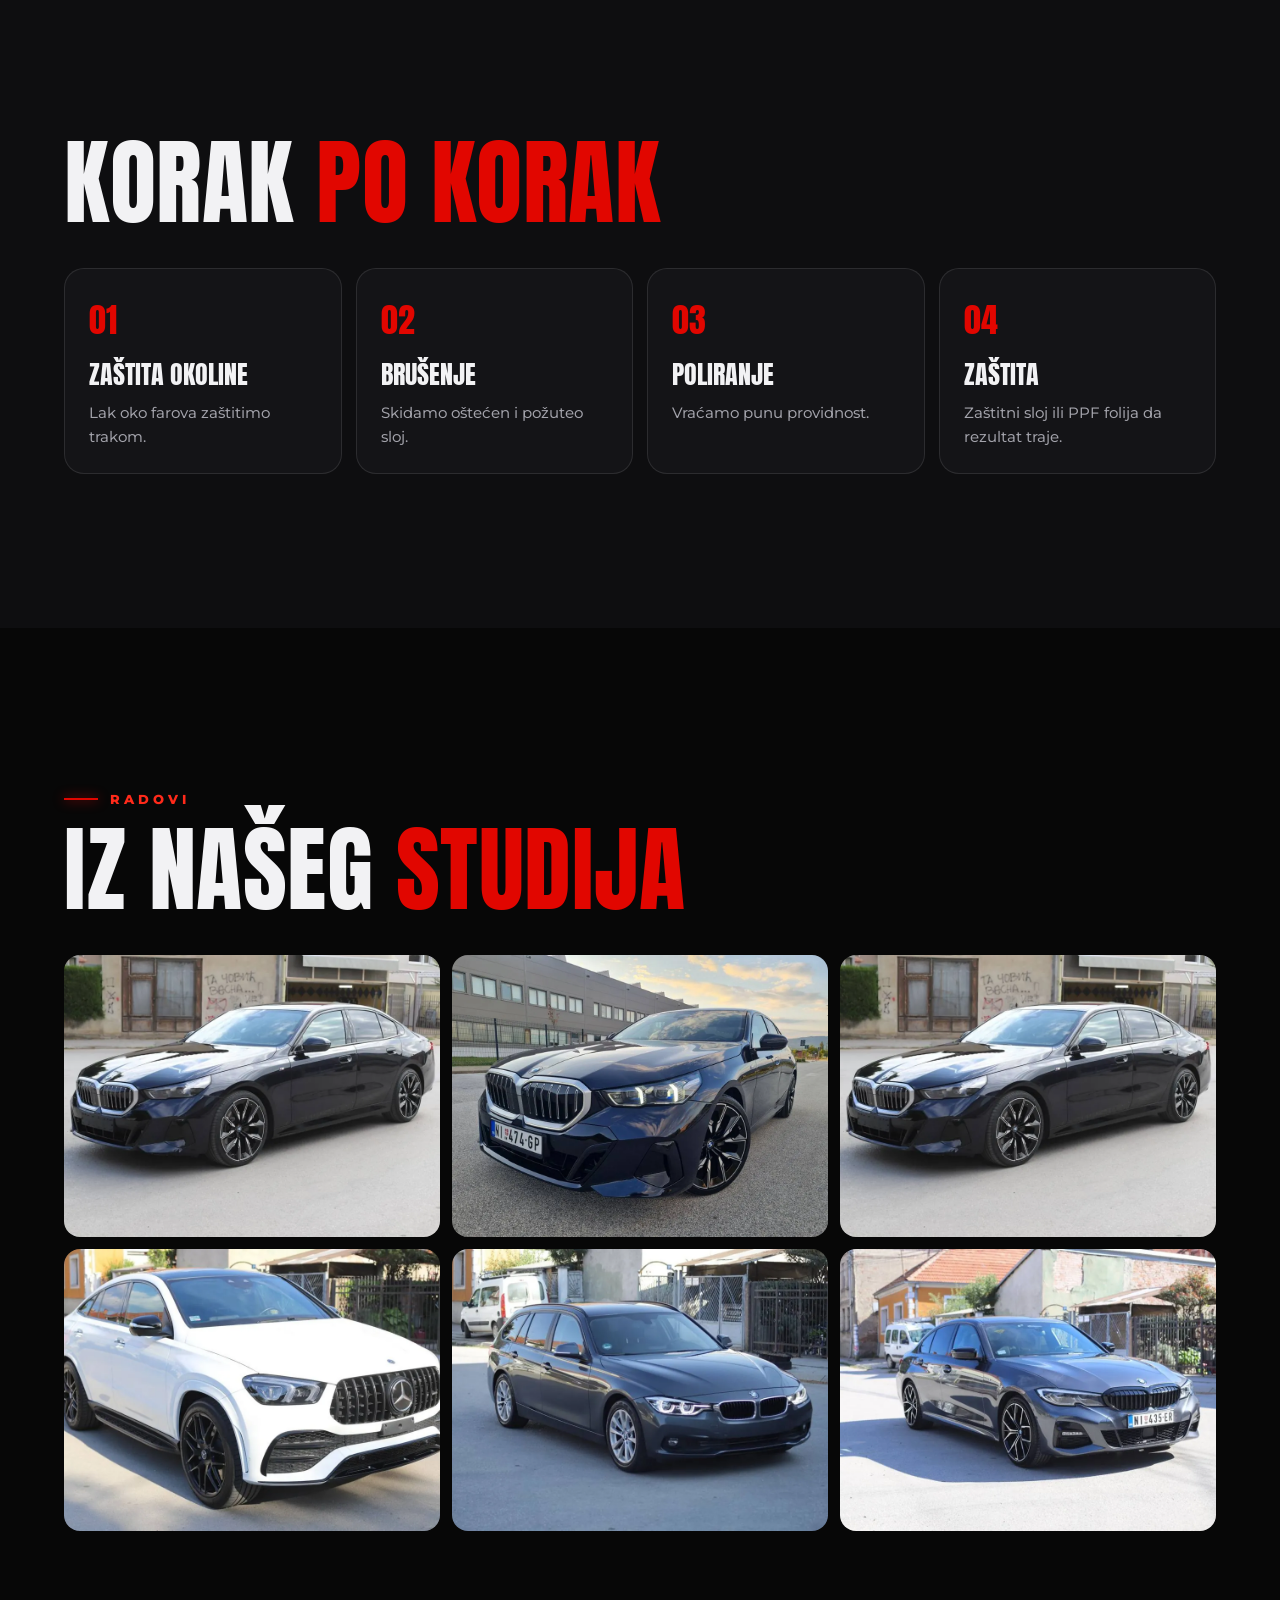
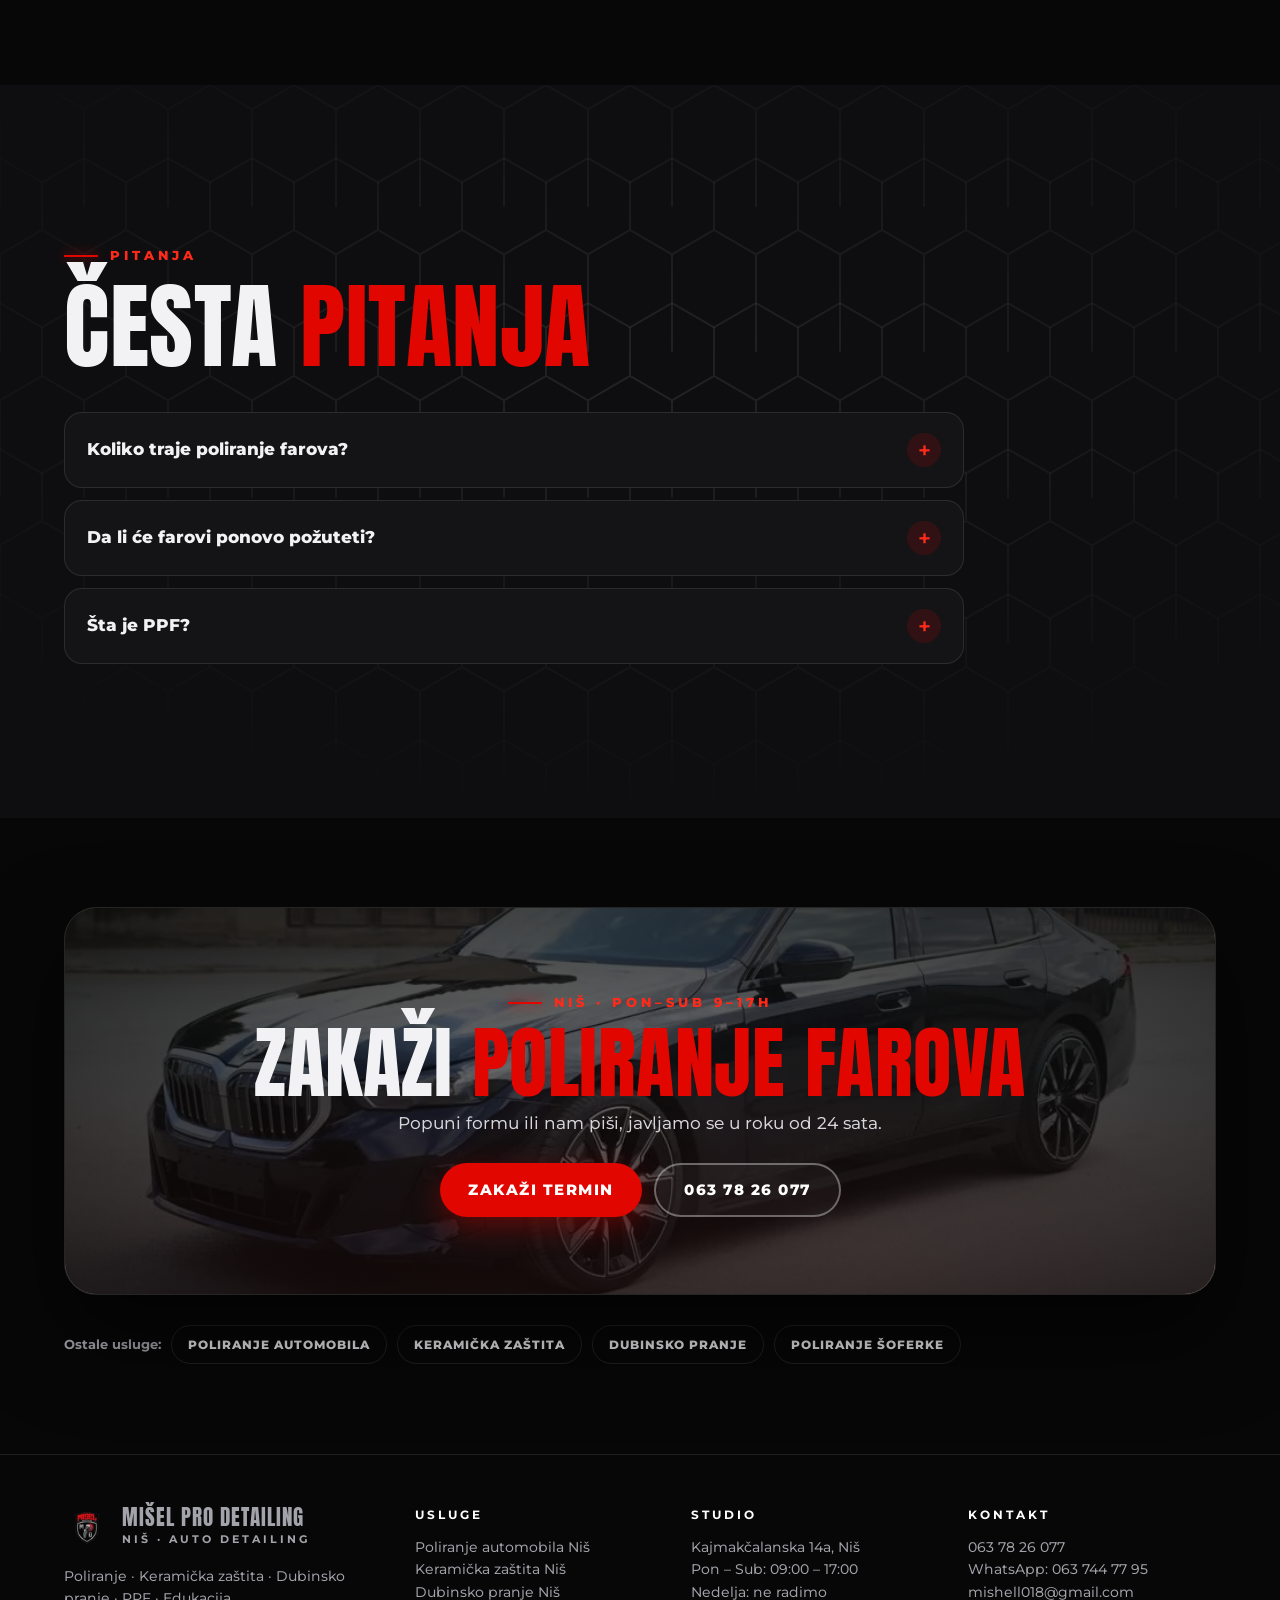
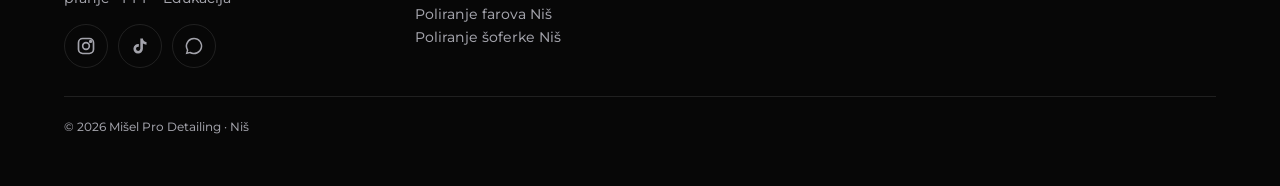
<file: poliranje-farova-nis/index.html>
<!doctype html>
<html lang="sr">
<head>
  <meta charset="utf-8" />
  <meta name="viewport" content="width=device-width, initial-scale=1, viewport-fit=cover" />
  <title>Poliranje farova Niš · obnova zamućenih farova i PPF | Mišel Pro Detailing</title>
  <meta name="description" content="Poliranje i obnova zamućenih i požutelih farova u Nišu, 5.000 RSD za oba fara. PPF zaštitna folija za farove 8.000 RSD. Bolje svetlo i lepši izgled auta." />
  <link rel="canonical" href="https://miselprodetailing.com/poliranje-farova-nis/" />
  <meta name="theme-color" content="#070707" />
  <meta property="og:type" content="website" />
  <meta property="og:locale" content="sr_RS" />
  <meta property="og:title" content="Poliranje farova Niš · obnova zamućenih farova i PPF | Mišel Pro Detailing" />
  <meta property="og:description" content="Poliranje i obnova zamućenih i požutelih farova u Nišu, 5.000 RSD za oba fara. PPF zaštitna folija za farove 8.000 RSD. Bolje svetlo i lepši izgled auta." />
  <meta property="og:url" content="https://miselprodetailing.com/poliranje-farova-nis/" />
  <meta property="og:image" content="https://miselprodetailing.com/assets/img/poliranje-keramika-08.webp" />
  <link rel="icon" type="image/png" href="/assets/img/favicon.png" />
  <link rel="apple-touch-icon" href="/assets/img/apple-touch-icon.png" />
  <link rel="stylesheet" href="/css/style.css" />
  <script>document.documentElement.classList.add("js");</script>
  <script type="application/ld+json">[{"@context": "https://schema.org", "@type": "Service", "name": "Poliranje farova Niš", "serviceType": "Poliranje farova", "description": "Poliranje i obnova zamućenih i požutelih farova u Nišu, 5.000 RSD za oba fara. PPF zaštitna folija za farove 8.000 RSD. Bolje svetlo i lepši izgled auta.", "areaServed": {"@type": "City", "name": "Niš"}, "url": "https://miselprodetailing.com/poliranje-farova-nis/", "provider": {"@type": "AutomotiveBusiness", "name": "Mišel Pro Detailing", "telephone": "+381637826077", "address": {"@type": "PostalAddress", "streetAddress": "Kajmakčalanska 14a", "addressLocality": "Niš", "addressCountry": "RS"}}}, {"@context": "https://schema.org", "@type": "BreadcrumbList", "itemListElement": [{"@type": "ListItem", "position": 1, "name": "Početna", "item": "https://miselprodetailing.com/"}, {"@type": "ListItem", "position": 2, "name": "Poliranje farova", "item": "https://miselprodetailing.com/poliranje-farova-nis/"}]}, {"@context": "https://schema.org", "@type": "FAQPage", "mainEntity": [{"@type": "Question", "name": "Koliko traje poliranje farova?", "acceptedAnswer": {"@type": "Answer", "text": "Oko 1–2 sata za oba fara."}}, {"@type": "Question", "name": "Da li će farovi ponovo požuteti?", "acceptedAnswer": {"@type": "Answer", "text": "Bez zaštite vremenom mogu. Zato preporučujemo PPF foliju, koja ih dugo štiti."}}, {"@type": "Question", "name": "Šta je PPF?", "acceptedAnswer": {"@type": "Answer", "text": "Providna zaštitna folija koja štiti far od kamenčića, ogrebotina i UV zraka."}}]}]</script>
  <script async src="https://www.googletagmanager.com/gtag/js?id=G-VM4WM82XNC"></script>
  <script>window.dataLayer = window.dataLayer || []; function gtag(){dataLayer.push(arguments);} gtag("js", new Date()); gtag("config", "G-VM4WM82XNC");</script>
</head>
<body class="sub">
  <header class="hdr" id="hdr">
    <div class="wrap">
      <a class="brand" href="/" aria-label="Mišel Pro Detailing, početna">
        <img src="/assets/img/logo.webp" alt="Mišel Pro Detailing logo" width="46" height="46" />
        <span><b>MIŠEL PRO DETAILING</b><small>NIŠ · AUTO DETAILING</small></span>
      </a>
      <nav class="nav" aria-label="Glavni meni">
        <a href="/#usluge">Usluge</a><a href="/#paketi">Paketi</a><a href="/#radovi">Radovi</a><a href="/#akademija">Akademija</a><a href="/#pitanja">Pitanja</a><a href="/#kontakt">Kontakt</a>
      </nav>
      <a class="btn btn-red" href="/?usluga=Poliranje%20farova#zakazi"><span class="shine"></span>Zakaži termin</a>
      <button class="burger" id="burger" aria-label="Otvori meni" aria-expanded="false"><span></span></button>
    </div>
  </header>
  <div id="mmenu" aria-hidden="true">
    <a class="l" href="/">Početna</a><a class="l" href="/#usluge">Usluge</a><a class="l" href="/#paketi">Paketi</a><a class="l" href="/#radovi">Radovi</a><a class="l" href="/#pitanja">Pitanja</a><a class="l" href="/#kontakt">Kontakt</a>
    <div class="m-cta"><a class="btn btn-red" href="/?usluga=Poliranje%20farova#zakazi">Zakaži termin</a><a class="btn btn-wa" href="https://wa.me/381637447795?text=Zdravo%20Mi%C5%A1ele%2C%20zanima%20me%20poliranje%20farova." target="_blank" rel="noopener">WhatsApp</a></div>
  </div>

  <main>
    <section class="shero">
      <div class="shero-bg"><img src="/assets/img/poliranje-keramika-08.webp" alt="" /></div>
      <div class="wrap">
        <nav class="crumbs" aria-label="Putanja"><a href="/">Početna</a><span>/</span><a href="/#usluge">Usluge</a><span>/</span><b>Poliranje farova</b></nav>
        <span class="kicker rv">Obnova farova</span>
        <h1 class="h2 display rv">Poliranje farova <em>u Nišu</em></h1>
        <p class="lead rv">Zamućeni i požuteli farovi slabije osvetljavaju put i čine auto starijim. Mašinski ih poliramo do kristalne providnosti, a PPF folija ih štiti da ponovo ne požute.</p>
        <div class="sprice rv"><b>5.000 RSD</b><small>oba fara · PPF zaštita 8.000 RSD</small></div>
        <div class="ctas rv">
          <a class="btn btn-red" href="/?usluga=Poliranje%20farova#zakazi"><span class="shine"></span>Zakaži termin</a>
          <a class="btn btn-wa" href="https://wa.me/381637447795?text=Zdravo%20Mi%C5%A1ele%2C%20zanima%20me%20poliranje%20farova." target="_blank" rel="noopener">Pitaj na WhatsApp</a>
        </div>
      </div>
    </section>

    <section class="sec hexbg">
      <div class="wrap split2">
        <div>
          <span class="kicker rv">Šta dobijaš</span>
          <h2 class="h2 display rv">Uključeno <em>u uslugu</em></h2>
          <ul class="checks"><li class="rv">Brušenje i višefazno poliranje oba fara</li><li class="rv">Uklanjanje žute i mutne oksidacije</li><li class="rv">Kristalno providno staklo fara</li><li class="rv">Bolje svetlo noću</li><li class="rv">Opciono PPF folija koja štiti od kamenčića i požutelosti</li></ul>
        </div>
        <div class="sphoto rv"><img src="/assets/img/poliranje-keramika-18.webp" alt="Poliranje farova: rad studija Mišel Pro Detailing u Nišu" loading="lazy" /></div>
      </div>
    </section>

    <section class="sec alt">
      <div class="wrap">
        <span class="kicker rv">Kako radimo</span>
        <h2 class="h2 display rv">Korak <em>po korak</em></h2>
        <div class="sgrid4"><div class="sstep rv"><b>01</b><h3>Zaštita okoline</h3><p>Lak oko farova zaštitimo trakom.</p></div><div class="sstep rv"><b>02</b><h3>Brušenje</h3><p>Skidamo oštećen i požuteo sloj.</p></div><div class="sstep rv"><b>03</b><h3>Poliranje</h3><p>Vraćamo punu providnost.</p></div><div class="sstep rv"><b>04</b><h3>Zaštita</h3><p>Zaštitni sloj ili PPF folija da rezultat traje.</p></div></div>
      </div>
    </section>

    <section class="sec">
      <div class="wrap">
        <span class="kicker rv">Radovi</span>
        <h2 class="h2 display rv">Iz našeg <em>studija</em></h2>
        <div class="sgal"><figure class="rv"><img src="/assets/img/poliranje-keramika-08.webp" alt="Poliranje farova Niš: rad studija Mišel Pro Detailing" loading="lazy" /></figure><figure class="rv"><img src="/assets/img/poliranje-keramika-18.webp" alt="Poliranje farova Niš: rad studija Mišel Pro Detailing" loading="lazy" /></figure><figure class="rv"><img src="/assets/img/poliranje-keramika-12.webp" alt="Poliranje farova Niš: rad studija Mišel Pro Detailing" loading="lazy" /></figure><figure class="rv"><img src="/assets/img/poliranje-keramika-15.webp" alt="Poliranje farova Niš: rad studija Mišel Pro Detailing" loading="lazy" /></figure><figure class="rv"><img src="/assets/img/poliranje-keramika-06.webp" alt="Poliranje farova Niš: rad studija Mišel Pro Detailing" loading="lazy" /></figure><figure class="rv"><img src="/assets/img/poliranje-keramika-13.webp" alt="Poliranje farova Niš: rad studija Mišel Pro Detailing" loading="lazy" /></figure></div>
      </div>
    </section>

    <section class="sec alt hexbg">
      <div class="wrap">
        <span class="kicker rv">Pitanja</span>
        <h2 class="h2 display rv">Česta <em>pitanja</em></h2>
        <div class="faq"><details class="rv"><summary>Koliko traje poliranje farova?</summary><p>Oko 1–2 sata za oba fara.</p></details><details class="rv"><summary>Da li će farovi ponovo požuteti?</summary><p>Bez zaštite vremenom mogu. Zato preporučujemo PPF foliju, koja ih dugo štiti.</p></details><details class="rv"><summary>Šta je PPF?</summary><p>Providna zaštitna folija koja štiti far od kamenčića, ogrebotina i UV zraka.</p></details></div>
      </div>
    </section>

    <section class="sec final">
      <div class="wrap">
        <div class="final-card rv">
          <div class="bgimg"><img src="/assets/img/poliranje-keramika-08.webp" alt="" loading="lazy" /></div>
          <span class="kicker">Niš · Pon–Sub 9–17h</span>
          <h2 class="h2 display">Zakaži <em>poliranje farova</em></h2>
          <p>Popuni formu ili nam piši, javljamo se u roku od 24 sata.</p>
          <div class="ctas">
            <a class="btn btn-red" href="/?usluga=Poliranje%20farova#zakazi"><span class="shine"></span>Zakaži termin</a>
            <a class="btn btn-ghost" href="tel:+381637826077">063 78 26 077</a>
          </div>
        </div>
        <div class="others rv"><span>Ostale usluge:</span><a href="/poliranje-automobila-nis/">Poliranje automobila</a><a href="/keramicka-zastita-nis/">Keramička zaštita</a><a href="/dubinsko-pranje-nis/">Dubinsko pranje</a><a href="/poliranje-soferke-nis/">Poliranje šoferke</a></div>
      </div>
    </section>
  </main>

    <footer>
    <div class="wrap">
      <div>
        <a class="brand" href="/"><img src="/assets/img/logo.webp" alt="" width="46" height="46" /><span><b>MIŠEL PRO DETAILING</b><small>NIŠ · AUTO DETAILING</small></span></a>
        <p style="margin-top:14px">Poliranje · Keramička zaštita · Dubinsko pranje · PPF · Edukacija</p>
        <div class="soc">
          <a href="https://instagram.com/misel_pro_detailing" target="_blank" rel="noopener" aria-label="Instagram"><svg viewBox="0 0 24 24" fill="none" stroke="currentColor" stroke-width="2"><rect x="3" y="3" width="18" height="18" rx="5"/><circle cx="12" cy="12" r="4"/><circle cx="17.5" cy="6.5" r="1" fill="currentColor"/></svg></a>
          <a href="https://www.tiktok.com/@misel_pro_detailing" target="_blank" rel="noopener" aria-label="TikTok"><svg viewBox="0 0 24 24" fill="currentColor"><path d="M16.6 5.8A4.3 4.3 0 0 1 15.5 3h-3.1v12.4a2.6 2.6 0 1 1-2.6-2.6c.3 0 .5 0 .8.1V9.7a5.7 5.7 0 1 0 4.9 5.7V9a7.3 7.3 0 0 0 4.3 1.4V7.3a4.3 4.3 0 0 1-3.2-1.5z"/></svg></a>
          <a href="https://wa.me/381637447795" target="_blank" rel="noopener" aria-label="WhatsApp"><svg viewBox="0 0 24 24" fill="currentColor"><path d="M12 2a10 10 0 0 0-8.6 15.1L2 22l5-1.3A10 10 0 1 0 12 2zm0 18.2a8.2 8.2 0 0 1-4.2-1.2l-.3-.2-3 .8.8-2.9-.2-.3A8.2 8.2 0 1 1 12 20.2z"/></svg></a>
        </div>
      </div>
      <div class="links"><h4>Usluge</h4><a href="/poliranje-automobila-nis/">Poliranje automobila Niš</a><a href="/keramicka-zastita-nis/">Keramička zaštita Niš</a><a href="/dubinsko-pranje-nis/">Dubinsko pranje Niš</a><a href="/poliranje-farova-nis/">Poliranje farova Niš</a><a href="/poliranje-soferke-nis/">Poliranje šoferke Niš</a></div>
      <div><h4>Studio</h4><p>Kajmakčalanska 14a, Niš<br />Pon – Sub: 09:00 – 17:00<br />Nedelja: ne radimo</p></div>
      <div><h4>Kontakt</h4><p><a href="tel:+381637826077">063 78 26 077</a><br /><a href="https://wa.me/381637447795">WhatsApp: 063 744 77 95</a><br /><a href="mailto:mishell018@gmail.com">mishell018@gmail.com</a></p></div>
      <div class="copy">© <span id="yr">2026</span> Mišel Pro Detailing · Niš</div>
    </div>
  </footer>

  <a class="fab on" href="https://wa.me/381637447795?text=Zdravo%20Mi%C5%A1ele%2C%20zanima%20me%20poliranje%20farova." target="_blank" rel="noopener" aria-label="Piši nam na WhatsApp">
    <svg viewBox="0 0 24 24" fill="currentColor"><path d="M12 2a10 10 0 0 0-8.6 15.1L2 22l5-1.3A10 10 0 1 0 12 2zm5.6 14.2c-.2.7-1.4 1.3-2 1.3-.5.1-1.2.1-1.9-.1-.4-.1-1-.3-1.7-.6-3-1.3-4.9-4.3-5.1-4.5-.1-.2-1.2-1.6-1.2-3.1s.8-2.2 1-2.5c.3-.3.6-.4.8-.4h.6c.2 0 .4 0 .6.5l.8 2c.1.2.1.4 0 .5l-.3.5-.4.4c-.1.1-.3.3-.1.5.2.3.8 1.3 1.6 2 1.1 1 2 1.3 2.3 1.4.3.1.4.1.6-.1l.8-1c.2-.3.4-.2.6-.1l1.9.9c.3.1.5.2.5.3.1.2.1.7-.1 1.4z"/></svg>
  </a>
  <script defer src="/js/page.js"></script>
</body>
</html>
</file>
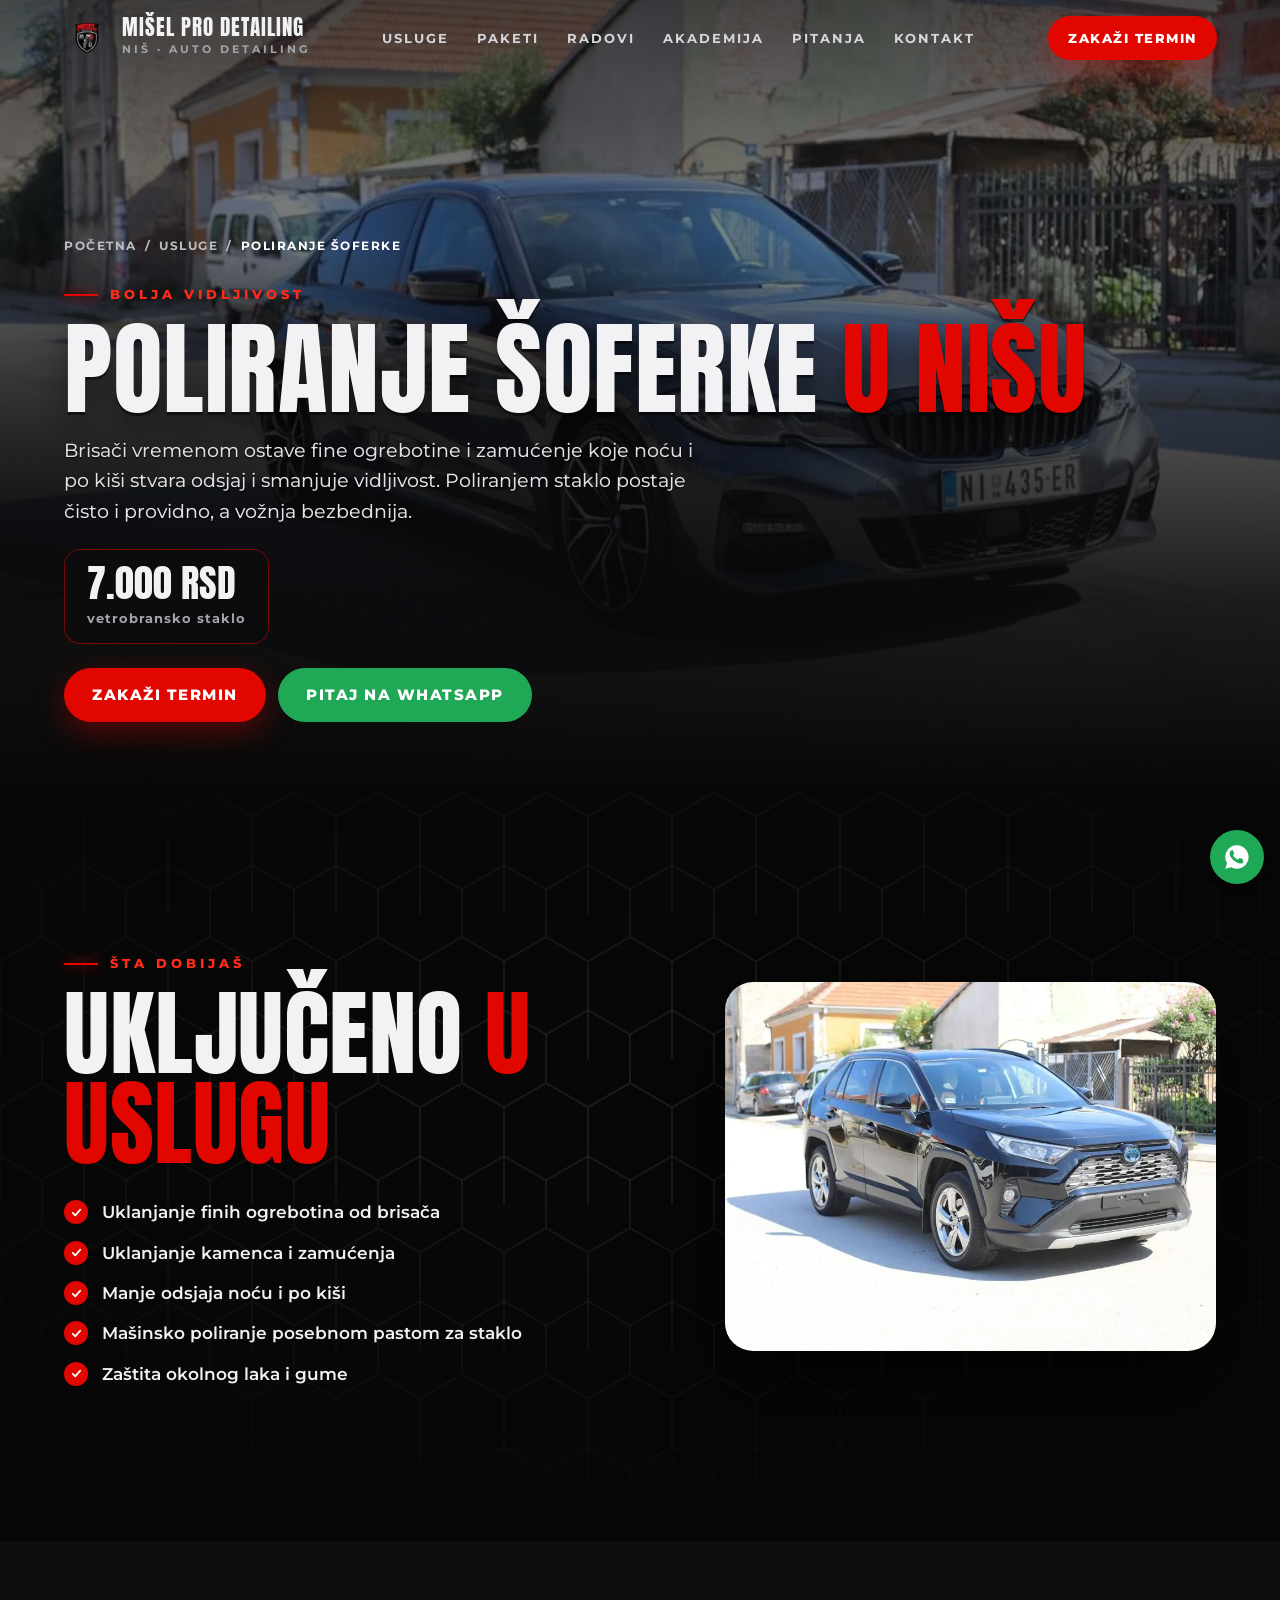
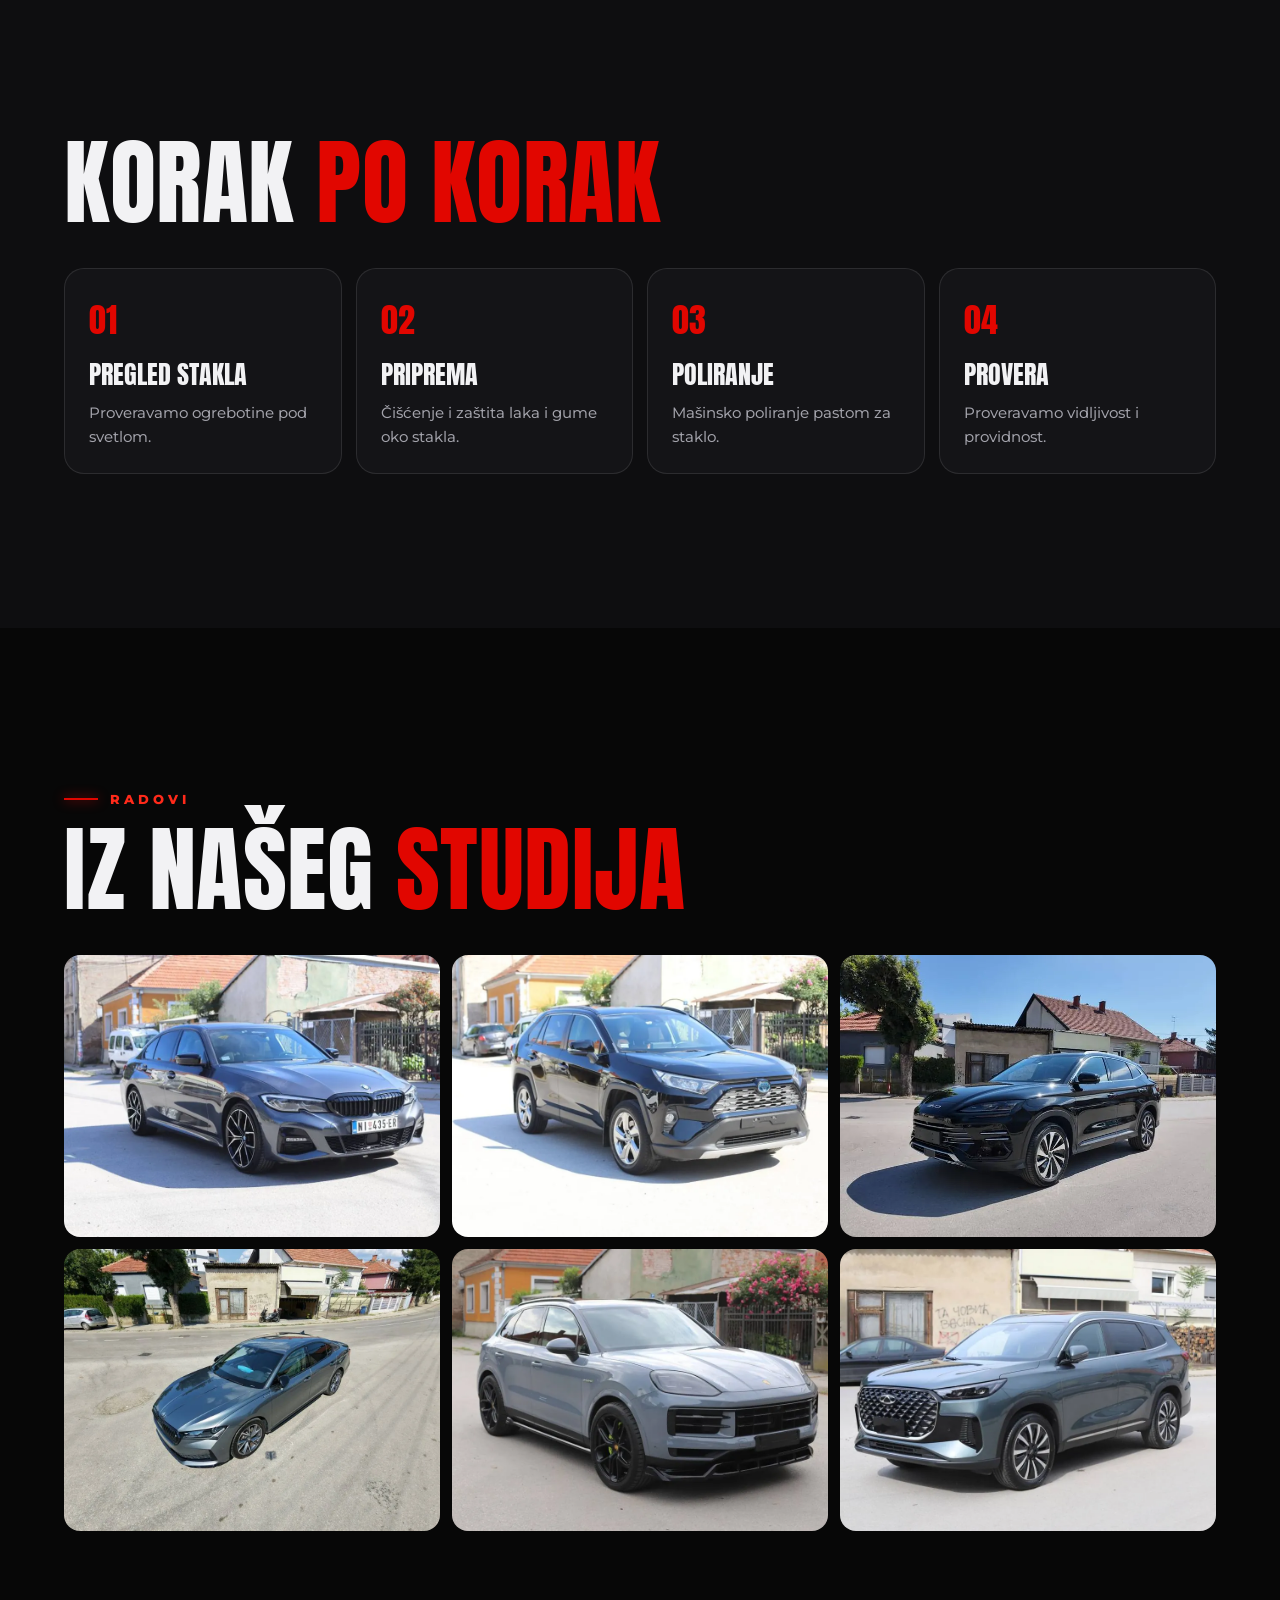
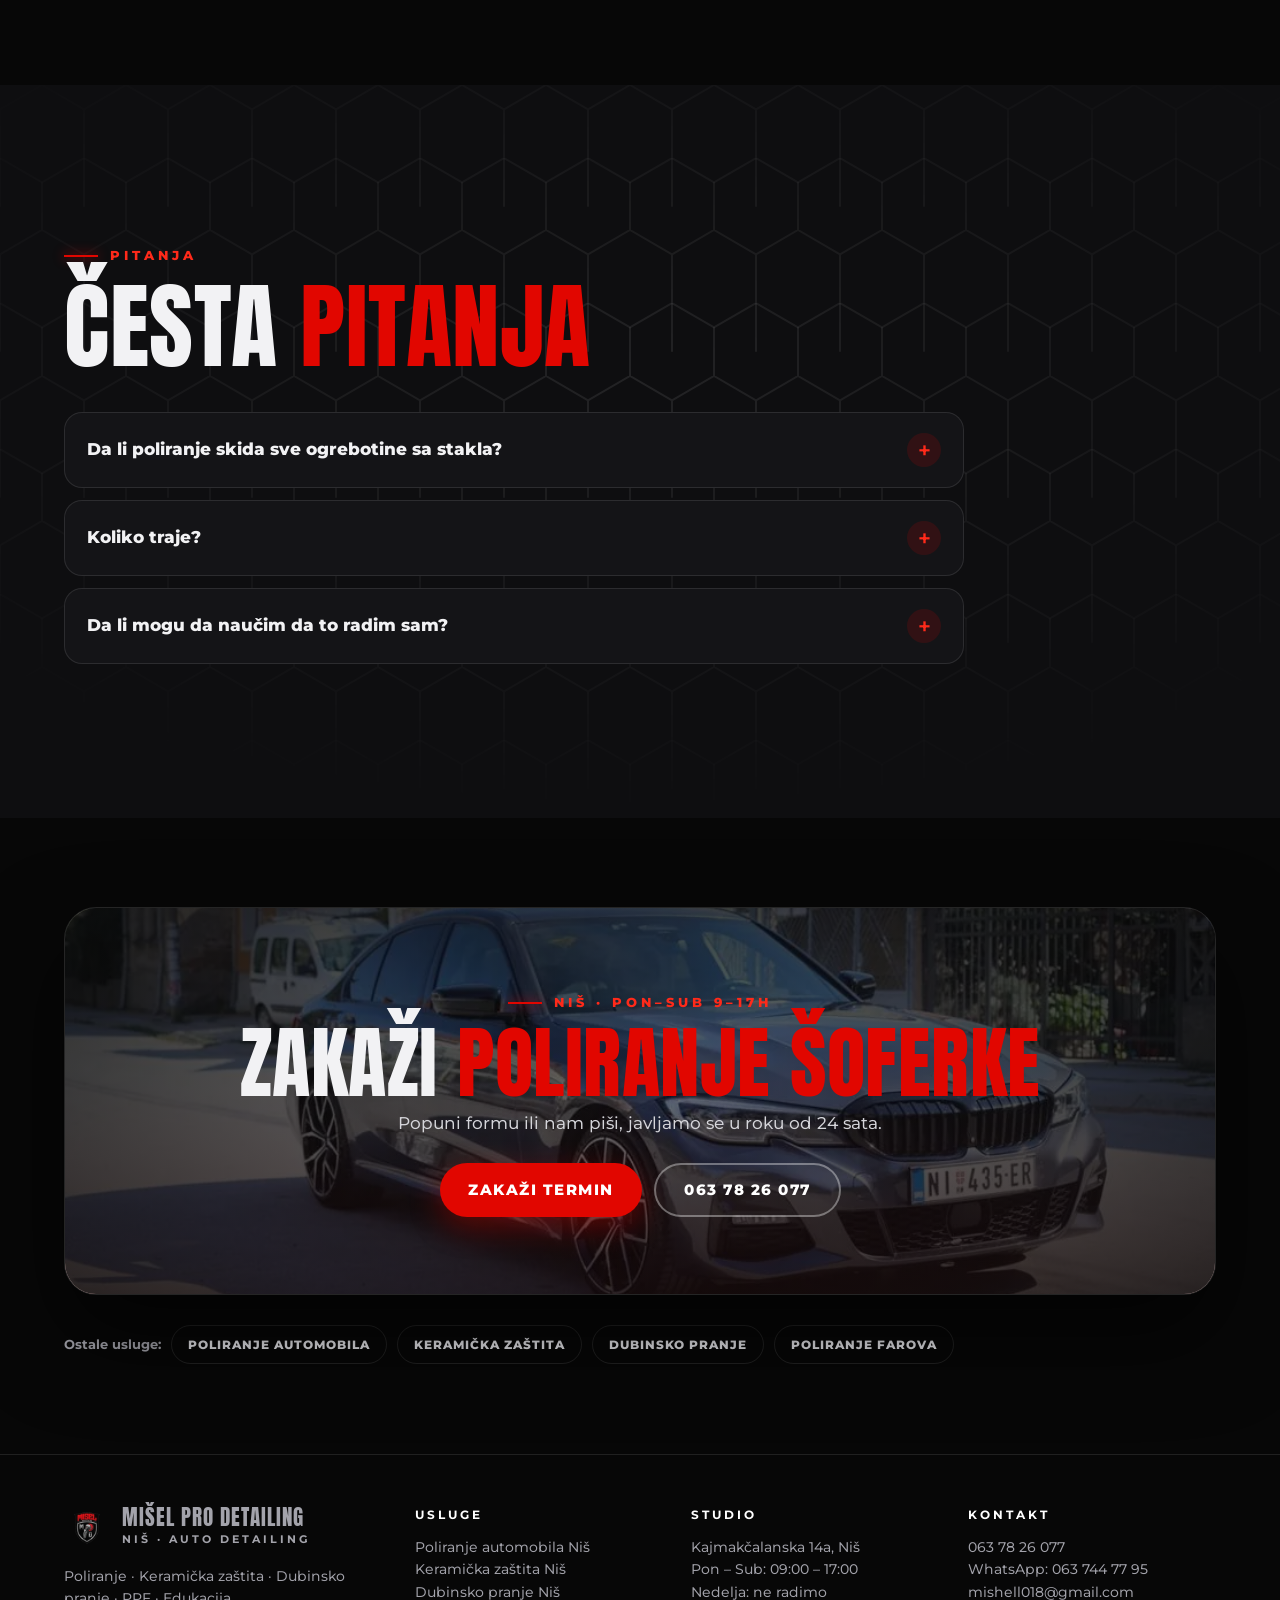
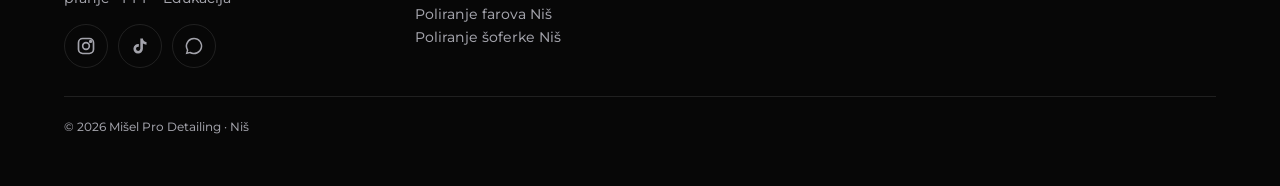
<file: poliranje-soferke-nis/index.html>
<!doctype html>
<html lang="sr">
<head>
  <meta charset="utf-8" />
  <meta name="viewport" content="width=device-width, initial-scale=1, viewport-fit=cover" />
  <title>Poliranje šoferke (vetrobranskog stakla) Niš | Mišel Pro Detailing</title>
  <meta name="description" content="Poliranje šoferke i vetrobranskog stakla u Nišu: uklanjamo ogrebotine od brisača, zamućenje i kamenac. Bolja vidljivost, posebno noću i po kiši. 7.000 RSD." />
  <link rel="canonical" href="https://miselprodetailing.com/poliranje-soferke-nis/" />
  <meta name="theme-color" content="#070707" />
  <meta property="og:type" content="website" />
  <meta property="og:locale" content="sr_RS" />
  <meta property="og:title" content="Poliranje šoferke (vetrobranskog stakla) Niš | Mišel Pro Detailing" />
  <meta property="og:description" content="Poliranje šoferke i vetrobranskog stakla u Nišu: uklanjamo ogrebotine od brisača, zamućenje i kamenac. Bolja vidljivost, posebno noću i po kiši. 7.000 RSD." />
  <meta property="og:url" content="https://miselprodetailing.com/poliranje-soferke-nis/" />
  <meta property="og:image" content="https://miselprodetailing.com/assets/img/poliranje-keramika-13.webp" />
  <link rel="icon" type="image/png" href="/assets/img/favicon.png" />
  <link rel="apple-touch-icon" href="/assets/img/apple-touch-icon.png" />
  <link rel="stylesheet" href="/css/style.css" />
  <script>document.documentElement.classList.add("js");</script>
  <script type="application/ld+json">[{"@context": "https://schema.org", "@type": "Service", "name": "Poliranje šoferke Niš", "serviceType": "Poliranje šoferke", "description": "Poliranje šoferke i vetrobranskog stakla u Nišu: uklanjamo ogrebotine od brisača, zamućenje i kamenac. Bolja vidljivost, posebno noću i po kiši. 7.000 RSD.", "areaServed": {"@type": "City", "name": "Niš"}, "url": "https://miselprodetailing.com/poliranje-soferke-nis/", "provider": {"@type": "AutomotiveBusiness", "name": "Mišel Pro Detailing", "telephone": "+381637826077", "address": {"@type": "PostalAddress", "streetAddress": "Kajmakčalanska 14a", "addressLocality": "Niš", "addressCountry": "RS"}}}, {"@context": "https://schema.org", "@type": "BreadcrumbList", "itemListElement": [{"@type": "ListItem", "position": 1, "name": "Početna", "item": "https://miselprodetailing.com/"}, {"@type": "ListItem", "position": 2, "name": "Poliranje šoferke", "item": "https://miselprodetailing.com/poliranje-soferke-nis/"}]}, {"@context": "https://schema.org", "@type": "FAQPage", "mainEntity": [{"@type": "Question", "name": "Da li poliranje skida sve ogrebotine sa stakla?", "acceptedAnswer": {"@type": "Answer", "text": "Uklanja fine ogrebotine i zamućenje. Duboke ogrebotine i pukotine ne mogu da se uklone poliranjem."}}, {"@type": "Question", "name": "Koliko traje?", "acceptedAnswer": {"@type": "Answer", "text": "Oko 1–2 sata."}}, {"@type": "Question", "name": "Da li mogu da naučim da to radim sam?", "acceptedAnswer": {"@type": "Answer", "text": "Da, lekcija poliranja šoferke je u Mišel Detailing Akademiji."}}]}]</script>
  <script async src="https://www.googletagmanager.com/gtag/js?id=G-VM4WM82XNC"></script>
  <script>window.dataLayer = window.dataLayer || []; function gtag(){dataLayer.push(arguments);} gtag("js", new Date()); gtag("config", "G-VM4WM82XNC");</script>
</head>
<body class="sub">
  <header class="hdr" id="hdr">
    <div class="wrap">
      <a class="brand" href="/" aria-label="Mišel Pro Detailing, početna">
        <img src="/assets/img/logo.webp" alt="Mišel Pro Detailing logo" width="46" height="46" />
        <span><b>MIŠEL PRO DETAILING</b><small>NIŠ · AUTO DETAILING</small></span>
      </a>
      <nav class="nav" aria-label="Glavni meni">
        <a href="/#usluge">Usluge</a><a href="/#paketi">Paketi</a><a href="/#radovi">Radovi</a><a href="/#akademija">Akademija</a><a href="/#pitanja">Pitanja</a><a href="/#kontakt">Kontakt</a>
      </nav>
      <a class="btn btn-red" href="/?usluga=Poliranje%20%C5%A1oferke#zakazi"><span class="shine"></span>Zakaži termin</a>
      <button class="burger" id="burger" aria-label="Otvori meni" aria-expanded="false"><span></span></button>
    </div>
  </header>
  <div id="mmenu" aria-hidden="true">
    <a class="l" href="/">Početna</a><a class="l" href="/#usluge">Usluge</a><a class="l" href="/#paketi">Paketi</a><a class="l" href="/#radovi">Radovi</a><a class="l" href="/#pitanja">Pitanja</a><a class="l" href="/#kontakt">Kontakt</a>
    <div class="m-cta"><a class="btn btn-red" href="/?usluga=Poliranje%20%C5%A1oferke#zakazi">Zakaži termin</a><a class="btn btn-wa" href="https://wa.me/381637447795?text=Zdravo%20Mi%C5%A1ele%2C%20zanima%20me%20poliranje%20%C5%A1oferke." target="_blank" rel="noopener">WhatsApp</a></div>
  </div>

  <main>
    <section class="shero">
      <div class="shero-bg"><img src="/assets/img/poliranje-keramika-13.webp" alt="" /></div>
      <div class="wrap">
        <nav class="crumbs" aria-label="Putanja"><a href="/">Početna</a><span>/</span><a href="/#usluge">Usluge</a><span>/</span><b>Poliranje šoferke</b></nav>
        <span class="kicker rv">Bolja vidljivost</span>
        <h1 class="h2 display rv">Poliranje šoferke <em>u Nišu</em></h1>
        <p class="lead rv">Brisači vremenom ostave fine ogrebotine i zamućenje koje noću i po kiši stvara odsjaj i smanjuje vidljivost. Poliranjem staklo postaje čisto i providno, a vožnja bezbednija.</p>
        <div class="sprice rv"><b>7.000 RSD</b><small>vetrobransko staklo</small></div>
        <div class="ctas rv">
          <a class="btn btn-red" href="/?usluga=Poliranje%20%C5%A1oferke#zakazi"><span class="shine"></span>Zakaži termin</a>
          <a class="btn btn-wa" href="https://wa.me/381637447795?text=Zdravo%20Mi%C5%A1ele%2C%20zanima%20me%20poliranje%20%C5%A1oferke." target="_blank" rel="noopener">Pitaj na WhatsApp</a>
        </div>
      </div>
    </section>

    <section class="sec hexbg">
      <div class="wrap split2">
        <div>
          <span class="kicker rv">Šta dobijaš</span>
          <h2 class="h2 display rv">Uključeno <em>u uslugu</em></h2>
          <ul class="checks"><li class="rv">Uklanjanje finih ogrebotina od brisača</li><li class="rv">Uklanjanje kamenca i zamućenja</li><li class="rv">Manje odsjaja noću i po kiši</li><li class="rv">Mašinsko poliranje posebnom pastom za staklo</li><li class="rv">Zaštita okolnog laka i gume</li></ul>
        </div>
        <div class="sphoto rv"><img src="/assets/img/poliranje-keramika-01.webp" alt="Poliranje šoferke: rad studija Mišel Pro Detailing u Nišu" loading="lazy" /></div>
      </div>
    </section>

    <section class="sec alt">
      <div class="wrap">
        <span class="kicker rv">Kako radimo</span>
        <h2 class="h2 display rv">Korak <em>po korak</em></h2>
        <div class="sgrid4"><div class="sstep rv"><b>01</b><h3>Pregled stakla</h3><p>Proveravamo ogrebotine pod svetlom.</p></div><div class="sstep rv"><b>02</b><h3>Priprema</h3><p>Čišćenje i zaštita laka i gume oko stakla.</p></div><div class="sstep rv"><b>03</b><h3>Poliranje</h3><p>Mašinsko poliranje pastom za staklo.</p></div><div class="sstep rv"><b>04</b><h3>Provera</h3><p>Proveravamo vidljivost i providnost.</p></div></div>
      </div>
    </section>

    <section class="sec">
      <div class="wrap">
        <span class="kicker rv">Radovi</span>
        <h2 class="h2 display rv">Iz našeg <em>studija</em></h2>
        <div class="sgal"><figure class="rv"><img src="/assets/img/poliranje-keramika-13.webp" alt="Poliranje šoferke Niš: rad studija Mišel Pro Detailing" loading="lazy" /></figure><figure class="rv"><img src="/assets/img/poliranje-keramika-01.webp" alt="Poliranje šoferke Niš: rad studija Mišel Pro Detailing" loading="lazy" /></figure><figure class="rv"><img src="/assets/img/poliranje-keramika-09.webp" alt="Poliranje šoferke Niš: rad studija Mišel Pro Detailing" loading="lazy" /></figure><figure class="rv"><img src="/assets/img/poliranje-keramika-04.webp" alt="Poliranje šoferke Niš: rad studija Mišel Pro Detailing" loading="lazy" /></figure><figure class="rv"><img src="/assets/img/poliranje-keramika-11.webp" alt="Poliranje šoferke Niš: rad studija Mišel Pro Detailing" loading="lazy" /></figure><figure class="rv"><img src="/assets/img/poliranje-keramika-07.webp" alt="Poliranje šoferke Niš: rad studija Mišel Pro Detailing" loading="lazy" /></figure></div>
      </div>
    </section>

    <section class="sec alt hexbg">
      <div class="wrap">
        <span class="kicker rv">Pitanja</span>
        <h2 class="h2 display rv">Česta <em>pitanja</em></h2>
        <div class="faq"><details class="rv"><summary>Da li poliranje skida sve ogrebotine sa stakla?</summary><p>Uklanja fine ogrebotine i zamućenje. Duboke ogrebotine i pukotine ne mogu da se uklone poliranjem.</p></details><details class="rv"><summary>Koliko traje?</summary><p>Oko 1–2 sata.</p></details><details class="rv"><summary>Da li mogu da naučim da to radim sam?</summary><p>Da, lekcija poliranja šoferke je u Mišel Detailing Akademiji.</p></details></div>
      </div>
    </section>

    <section class="sec final">
      <div class="wrap">
        <div class="final-card rv">
          <div class="bgimg"><img src="/assets/img/poliranje-keramika-13.webp" alt="" loading="lazy" /></div>
          <span class="kicker">Niš · Pon–Sub 9–17h</span>
          <h2 class="h2 display">Zakaži <em>poliranje šoferke</em></h2>
          <p>Popuni formu ili nam piši, javljamo se u roku od 24 sata.</p>
          <div class="ctas">
            <a class="btn btn-red" href="/?usluga=Poliranje%20%C5%A1oferke#zakazi"><span class="shine"></span>Zakaži termin</a>
            <a class="btn btn-ghost" href="tel:+381637826077">063 78 26 077</a>
          </div>
        </div>
        <div class="others rv"><span>Ostale usluge:</span><a href="/poliranje-automobila-nis/">Poliranje automobila</a><a href="/keramicka-zastita-nis/">Keramička zaštita</a><a href="/dubinsko-pranje-nis/">Dubinsko pranje</a><a href="/poliranje-farova-nis/">Poliranje farova</a></div>
      </div>
    </section>
  </main>

    <footer>
    <div class="wrap">
      <div>
        <a class="brand" href="/"><img src="/assets/img/logo.webp" alt="" width="46" height="46" /><span><b>MIŠEL PRO DETAILING</b><small>NIŠ · AUTO DETAILING</small></span></a>
        <p style="margin-top:14px">Poliranje · Keramička zaštita · Dubinsko pranje · PPF · Edukacija</p>
        <div class="soc">
          <a href="https://instagram.com/misel_pro_detailing" target="_blank" rel="noopener" aria-label="Instagram"><svg viewBox="0 0 24 24" fill="none" stroke="currentColor" stroke-width="2"><rect x="3" y="3" width="18" height="18" rx="5"/><circle cx="12" cy="12" r="4"/><circle cx="17.5" cy="6.5" r="1" fill="currentColor"/></svg></a>
          <a href="https://www.tiktok.com/@misel_pro_detailing" target="_blank" rel="noopener" aria-label="TikTok"><svg viewBox="0 0 24 24" fill="currentColor"><path d="M16.6 5.8A4.3 4.3 0 0 1 15.5 3h-3.1v12.4a2.6 2.6 0 1 1-2.6-2.6c.3 0 .5 0 .8.1V9.7a5.7 5.7 0 1 0 4.9 5.7V9a7.3 7.3 0 0 0 4.3 1.4V7.3a4.3 4.3 0 0 1-3.2-1.5z"/></svg></a>
          <a href="https://wa.me/381637447795" target="_blank" rel="noopener" aria-label="WhatsApp"><svg viewBox="0 0 24 24" fill="currentColor"><path d="M12 2a10 10 0 0 0-8.6 15.1L2 22l5-1.3A10 10 0 1 0 12 2zm0 18.2a8.2 8.2 0 0 1-4.2-1.2l-.3-.2-3 .8.8-2.9-.2-.3A8.2 8.2 0 1 1 12 20.2z"/></svg></a>
        </div>
      </div>
      <div class="links"><h4>Usluge</h4><a href="/poliranje-automobila-nis/">Poliranje automobila Niš</a><a href="/keramicka-zastita-nis/">Keramička zaštita Niš</a><a href="/dubinsko-pranje-nis/">Dubinsko pranje Niš</a><a href="/poliranje-farova-nis/">Poliranje farova Niš</a><a href="/poliranje-soferke-nis/">Poliranje šoferke Niš</a></div>
      <div><h4>Studio</h4><p>Kajmakčalanska 14a, Niš<br />Pon – Sub: 09:00 – 17:00<br />Nedelja: ne radimo</p></div>
      <div><h4>Kontakt</h4><p><a href="tel:+381637826077">063 78 26 077</a><br /><a href="https://wa.me/381637447795">WhatsApp: 063 744 77 95</a><br /><a href="mailto:mishell018@gmail.com">mishell018@gmail.com</a></p></div>
      <div class="copy">© <span id="yr">2026</span> Mišel Pro Detailing · Niš</div>
    </div>
  </footer>

  <a class="fab on" href="https://wa.me/381637447795?text=Zdravo%20Mi%C5%A1ele%2C%20zanima%20me%20poliranje%20%C5%A1oferke." target="_blank" rel="noopener" aria-label="Piši nam na WhatsApp">
    <svg viewBox="0 0 24 24" fill="currentColor"><path d="M12 2a10 10 0 0 0-8.6 15.1L2 22l5-1.3A10 10 0 1 0 12 2zm5.6 14.2c-.2.7-1.4 1.3-2 1.3-.5.1-1.2.1-1.9-.1-.4-.1-1-.3-1.7-.6-3-1.3-4.9-4.3-5.1-4.5-.1-.2-1.2-1.6-1.2-3.1s.8-2.2 1-2.5c.3-.3.6-.4.8-.4h.6c.2 0 .4 0 .6.5l.8 2c.1.2.1.4 0 .5l-.3.5-.4.4c-.1.1-.3.3-.1.5.2.3.8 1.3 1.6 2 1.1 1 2 1.3 2.3 1.4.3.1.4.1.6-.1l.8-1c.2-.3.4-.2.6-.1l1.9.9c.3.1.5.2.5.3.1.2.1.7-.1 1.4z"/></svg>
  </a>
  <script defer src="/js/page.js"></script>
</body>
</html>
</file>
<file: css/style.css>
/* Mišel Pro Detailing — sajt
   Paleta i stil iz videa: crni lak, crvena #e10600, keramički heksagoni, Anton za udarne naslove. */

@font-face { font-family: "Anton"; src: url("../assets/fonts/anton-latin.woff2") format("woff2"); font-display: swap; unicode-range: U+0000-00FF, U+0131, U+0152-0153, U+02BB-02BC, U+02C6, U+02DA, U+02DC, U+0304, U+0308, U+0329, U+2000-206F, U+20AC, U+2122, U+2191, U+2193, U+2212, U+2215, U+FEFF, U+FFFD; }
@font-face { font-family: "Anton"; src: url("../assets/fonts/anton-latin-ext.woff2") format("woff2"); font-display: swap; unicode-range: U+0100-02BA, U+02BD-02C5, U+02C7-02CC, U+02CE-02D7, U+02DD-02FF, U+0304, U+0308, U+0329, U+1D00-1DBF, U+1E00-1E9F, U+1EF2-1EFF, U+2020, U+20A0-20AB, U+20AD-20C4, U+2113, U+2C60-2C7F, U+A720-A7FF; }
@font-face { font-family: "Mont"; src: url("../assets/fonts/mont-latin.woff2") format("woff2"); font-weight: 400 900; font-display: swap; unicode-range: U+0000-00FF, U+0131, U+0152-0153, U+02BB-02BC, U+02C6, U+02DA, U+02DC, U+0304, U+0308, U+0329, U+2000-206F, U+20AC, U+2122, U+2191, U+2193, U+2212, U+2215, U+FEFF, U+FFFD; }
@font-face { font-family: "Mont"; src: url("../assets/fonts/mont-latin-ext.woff2") format("woff2"); font-weight: 400 900; font-display: swap; unicode-range: U+0100-02BA, U+02BD-02C5, U+02C7-02CC, U+02CE-02D7, U+02DD-02FF, U+0304, U+0308, U+0329, U+1D00-1DBF, U+1E00-1E9F, U+1EF2-1EFF, U+2020, U+20A0-20AB, U+20AD-20C4, U+2113, U+2C60-2C7F, U+A720-A7FF; }

:root {
  --bg: #070707;
  --bg2: #0e0e10;
  --card: #141417;
  --line: rgba(255,255,255,0.10);
  --text: #f2f2f4;
  --muted: #a3a3ab;
  --red: #e10600;
  --red2: #ff2a1a;
  --radius: 22px;
  --pad: clamp(18px, 5vw, 64px);
  --max: 1280px;
  --hex: url("data:image/svg+xml;utf8,%3Csvg%20xmlns%3D%27http%3A//www.w3.org/2000/svg%27%20width%3D%2784%27%20height%3D%27145.5%27%20viewBox%3D%270%200%2084%20145.5%27%3E%3Cg%20fill%3D%27none%27%20stroke%3D%27white%27%20stroke-opacity%3D%270.16%27%20stroke-width%3D%272%27%3E%3Cpath%20d%3D%27M42%200%20L84%2024.25%20L84%2072.75%20L42%2097%20L0%2072.75%20L0%2024.25%20Z%27/%3E%3Cpath%20d%3D%27M42%2097%20L42%20145.5%20M0%2072.75%20L0%20121.25%20M84%2072.75%20L84%20121.25%27/%3E%3C/g%3E%3C/svg%3E");
}

* { margin: 0; padding: 0; box-sizing: border-box; }
html { -webkit-text-size-adjust: 100%; overflow-x: clip; }
html.lenis, html.lenis body { height: auto; }
.lenis.lenis-smooth { scroll-behavior: auto !important; }
.lenis.lenis-stopped { overflow: hidden; }
body {
  background: var(--bg); color: var(--text);
  font-family: "Mont", system-ui, sans-serif; font-size: 17px; line-height: 1.6; font-weight: 450;
  overflow-x: clip; -webkit-font-smoothing: antialiased;
}
img, video { display: block; max-width: 100%; }
a { color: inherit; text-decoration: none; }
button { font: inherit; color: inherit; background: none; border: 0; cursor: pointer; }
:focus-visible { outline: 3px solid var(--red2); outline-offset: 3px; border-radius: 6px; }
::selection { background: var(--red); color: #fff; }

.wrap { width: 100%; max-width: var(--max); margin: 0 auto; padding: 0 var(--pad); }
.display { font-family: "Anton", Impact, sans-serif; font-weight: 400; text-transform: uppercase; letter-spacing: 0.5px; line-height: 0.95; }
.kicker { display: inline-flex; align-items: center; flex-wrap: wrap; line-height: 1.5; gap: 12px; font-size: 13px; font-weight: 800; letter-spacing: 4px; text-transform: uppercase; color: var(--red2); }
.kicker::before { content: ""; width: 34px; height: 2px; background: var(--red); box-shadow: 0 0 12px var(--red); }
.h2 { font-size: clamp(44px, 7.4vw, 104px); margin: 16px 0 18px; }
.h2 em { font-style: normal; color: var(--red); }
.lead { color: var(--muted); font-size: clamp(16px, 1.6vw, 19px); max-width: 640px; }
.sr-only { position: absolute; width: 1px; height: 1px; overflow: hidden; clip: rect(0 0 0 0); white-space: nowrap; }

/* buttons */
.btn { position: relative; display: inline-flex; align-items: center; justify-content: center; gap: 10px; min-height: 54px; padding: 0 28px;
  border-radius: 999px; font-weight: 800; font-size: 15px; letter-spacing: 1.5px; text-transform: uppercase; overflow: hidden;
  transition: transform .25s ease, box-shadow .25s ease, background .25s ease; will-change: transform; }
.btn svg { width: 20px; height: 20px; flex: none; }
.btn-red { background: var(--red); color: #fff; box-shadow: 0 10px 30px rgba(225,6,0,0.35); }
.btn-red:hover { background: var(--red2); box-shadow: 0 14px 40px rgba(225,6,0,0.55); }
.btn-ghost { border: 2px solid rgba(255,255,255,0.35); color: #fff; background: rgba(255,255,255,0.04); }
.btn-ghost:hover { border-color: #fff; background: rgba(255,255,255,0.1); }
.btn-wa { background: #1fa855; color: #fff; }
.btn-wa:hover { background: #22c063; }
.btn .shine { position: absolute; top: 0; bottom: 0; left: -60%; width: 40%; background: linear-gradient(100deg, transparent, rgba(255,255,255,.45), transparent); transform: skewX(-20deg); }
.btn-red:hover .shine { animation: shine .8s ease; }
@keyframes shine { to { left: 130%; } }

/* ---------- preloader */
#pre { position: fixed; inset: 0; z-index: 100; background: var(--bg); display: flex; align-items: center; justify-content: center; flex-direction: column; gap: 28px; }
#pre .emb-wrap { position: relative; width: 470px; height: 470px; transform: scale(0.5); flex: none; }
#pre .emb-wrap img { position: absolute; left: 2px; top: -16px; width: 510px; height: 510px; object-fit: contain; image-rendering: -webkit-optimize-contrast; }
#pre .pct { position: absolute; left: 0; right: 0; top: calc(50% + 150px); text-align: center; font-family: "Anton"; font-size: 18px; letter-spacing: 8px; color: var(--muted); }
html.no-pre #pre { display: none; }

      /* premium emblem (470px base): glossy core, chrome ring, orbiting red light trail, tick bezel */
      .emb { position: absolute; left: 0; top: 0; width: 470px; height: 470px; }
      .e-ticks { position: absolute; inset: -34px; border-radius: 50%;
        background: repeating-conic-gradient(from 0deg, rgba(255,255,255,0.55) 0 0.8deg, transparent 0.8deg 6deg);
        -webkit-mask-image: radial-gradient(circle closest-side, transparent 0 250px, #000 251px 262px, transparent 263px);
                mask-image: radial-gradient(circle closest-side, transparent 0 250px, #000 251px 262px, transparent 263px); }
      .e-major { position: absolute; inset: -34px; border-radius: 50%;
        background: repeating-conic-gradient(from -1deg, rgba(255,255,255,0.9) 0 2deg, transparent 2deg 30deg);
        -webkit-mask-image: radial-gradient(circle closest-side, transparent 0 246px, #000 247px 266px, transparent 267px);
                mask-image: radial-gradient(circle closest-side, transparent 0 246px, #000 247px 266px, transparent 267px); }
      .e-core { position: absolute; inset: 14px; border-radius: 50%;
        background: radial-gradient(circle at 50% 32%, #2a2a2e 0%, #121214 45%, #050505 100%);
        box-shadow: inset 0 0 40px rgba(0,0,0,0.9), inset 0 2px 0 rgba(255,255,255,0.12), 0 24px 50px rgba(0,0,0,0.7); }
      .e-chrome { position: absolute; inset: 0; width: 470px; height: 470px; transform: rotate(-90deg); overflow: visible; }
      .e-comet { position: absolute; inset: -6px; border-radius: 50%;
        background: conic-gradient(from 0deg, rgba(225,6,0,0) 0deg, rgba(225,6,0,0) 150deg, rgba(225,6,0,0.55) 290deg, #ff2a1a 352deg, #ffffff 359deg, rgba(225,6,0,0) 360deg);
        -webkit-mask-image: radial-gradient(circle closest-side, transparent 0 229px, #000 231px 239px, transparent 241px);
                mask-image: radial-gradient(circle closest-side, transparent 0 229px, #000 231px 239px, transparent 241px);
        filter: drop-shadow(0 0 12px rgba(255,40,20,0.9)); }
      body.green .e-comet { filter: none; }
      body.green .e-core { box-shadow: inset 0 0 40px rgba(0,0,0,0.9), inset 0 2px 0 rgba(255,255,255,0.12); }


/* ---------- header */
.hdr { position: fixed; top: 0; left: 0; right: 0; z-index: 50; transition: background .35s ease, backdrop-filter .35s ease, transform .35s ease; }
.hdr .wrap { display: flex; align-items: center; justify-content: space-between; height: 76px; }
.hdr.scrolled { background: rgba(7,7,7,0.72); -webkit-backdrop-filter: blur(14px) saturate(1.4); backdrop-filter: blur(14px) saturate(1.4); border-bottom: 1px solid var(--line); }
.hdr.hide { transform: translateY(-100%); }
.brand { display: flex; align-items: center; gap: 12px; }
.brand img { width: 46px; height: 46px; object-fit: contain; }
.brand b { display: block; font-family: "Anton"; font-weight: 400; font-size: 21px; letter-spacing: 1px; line-height: 1; }
.brand small { display: block; font-size: 10.5px; letter-spacing: 3px; color: var(--muted); font-weight: 700; margin-top: 4px; }
.nav { display: none; gap: 28px; font-size: 13px; font-weight: 700; letter-spacing: 2px; text-transform: uppercase; }
.nav a { position: relative; color: #d6d6db; padding: 6px 0; }
.nav a::after { content: ""; position: absolute; left: 0; right: 100%; bottom: 0; height: 2px; background: var(--red); transition: right .3s ease; }
.nav a:hover { color: #fff; } .nav a:hover::after { right: 0; }
.hdr .btn { min-height: 44px; padding: 0 20px; font-size: 13px; display: none; }
.burger { width: 48px; height: 48px; display: grid; place-items: center; border-radius: 50%; border: 1px solid var(--line); }
.burger span { display: block; width: 20px; height: 2px; background: #fff; position: relative; transition: background .2s; }
.burger span::before, .burger span::after { content: ""; position: absolute; left: 0; width: 20px; height: 2px; background: #fff; transition: transform .3s ease; }
.burger span::before { top: -7px; } .burger span::after { top: 7px; }
.menu-open .burger span { background: transparent; }
.menu-open .burger span::before { transform: translateY(7px) rotate(45deg); }
.menu-open .burger span::after { transform: translateY(-7px) rotate(-45deg); }
@media (min-width: 1000px) { .nav, .hdr .btn { display: flex; } .burger { display: none; } }

#mmenu { position: fixed; inset: 0; z-index: 45; background: rgba(7,7,7,0.97); display: flex; flex-direction: column; justify-content: center; padding: 90px var(--pad) 40px;
  clip-path: circle(0% at calc(100% - 44px) 38px); transition: clip-path .6s cubic-bezier(.7,0,.2,1); visibility: hidden; }
.menu-open #mmenu { clip-path: circle(150% at calc(100% - 44px) 38px); visibility: visible; }
#mmenu a.l { font-family: "Anton"; font-size: clamp(40px, 11vw, 64px); line-height: 1.15; text-transform: uppercase; display: block; }
#mmenu a.l:hover { color: var(--red); }
#mmenu .m-cta { display: flex; flex-wrap: wrap; gap: 12px; margin-top: 30px; }

/* ---------- section shells: every section expands like a card while scrolling in */
.sec { position: relative; padding: clamp(90px, 12vw, 160px) 0; background: var(--bg); }
.sec.alt { background: var(--bg2); }
.sec.hexbg::before { content: ""; position: absolute; inset: 0; background-image: var(--hex); background-size: 84px 145.5px; opacity: .55; pointer-events: none;
  -webkit-mask-image: radial-gradient(70% 60% at 50% 40%, #000 0%, transparent 100%); mask-image: radial-gradient(70% 60% at 50% 40%, #000 0%, transparent 100%); }
.sec > .wrap { position: relative; }
.card-in { will-change: clip-path; }

/* ---------- hero */
.hero { position: relative; min-height: 100svh; display: flex; align-items: flex-end; overflow: hidden; background: #000; }
.hero-media { position: absolute; inset: 0; }
.hero-media video, .hero-media img { width: 100%; height: 100%; object-fit: cover; }
.hero-blur { display: none; }
.hero-media::after { content: ""; position: absolute; inset: 0;
  background: linear-gradient(180deg, rgba(7,7,7,0.55) 0%, rgba(7,7,7,0.1) 30%, rgba(7,7,7,0.35) 60%, rgba(7,7,7,0.96) 100%); }
.hero .wrap { position: relative; z-index: 2; padding-bottom: clamp(36px, 7vh, 80px); padding-top: 120px; }
.hero .kicker { color: #fff; } .hero .kicker::before { background: var(--red); }
.hero h1 { font-size: clamp(64px, 17vw, 190px); margin: 18px 0 20px; }
.hero h1 .ln { display: block; overflow: hidden; padding-top: 0.04em; }
.hero h1 .ln span { display: inline-block; }
.hero h1 .red { color: var(--red); -webkit-text-stroke: 0; text-shadow: 0 0 40px rgba(225,6,0,0.35); }
.hero p.sub { max-width: 560px; color: #dcdce0; font-size: clamp(16px, 1.7vw, 20px); }
.hero p.sub b { color: #fff; }
.hero .ctas { display: flex; flex-wrap: wrap; gap: 12px; margin-top: 28px; }
.trust { display: flex; flex-wrap: wrap; gap: 10px 26px; margin-top: 30px; font-size: 13px; font-weight: 700; letter-spacing: 1.5px; text-transform: uppercase; color: #cfcfd5; }
.trust span { display: inline-flex; align-items: center; gap: 8px; }
.trust i { font-style: normal; color: #ffc93c; }
.trust .dot { width: 6px; height: 6px; border-radius: 50%; background: var(--red); box-shadow: 0 0 10px var(--red); }
@media (max-width: 599px) { .trust { flex-direction: column; gap: 6px; } .trust .dot { display: none; } }
.scroll-cue { position: absolute; right: var(--pad); bottom: 34px; z-index: 2; display: none; font-size: 11px; letter-spacing: 4px; font-weight: 800; writing-mode: vertical-rl; color: #cfcfd5; }
.scroll-cue::after { content: ""; display: block; width: 2px; height: 60px; margin: 14px auto 0; background: linear-gradient(var(--red), transparent); animation: cue 1.8s ease-in-out infinite; }
@keyframes cue { 0% { transform: scaleY(0); transform-origin: top; } 50% { transform: scaleY(1); transform-origin: top; } 51% { transform-origin: bottom; } 100% { transform: scaleY(0); transform-origin: bottom; } }

/* desktop hero: text left, the reel stands like a phone on the right, blurred copy fills the back */
.hero-reel { display: none; }
@media (min-width: 1000px) {
  .hero { align-items: center; }
  .hero-media video { display: none; }
  .hero-blur { display: block !important; transform: scale(1.1); }
  .hero .wrap { display: grid; grid-template-columns: 1.25fr 0.75fr; gap: 40px; align-items: center; padding-bottom: 60px; }
  .hero h1 { font-size: clamp(90px, 9vw, 150px); }
  .hero-reel { display: block; position: relative; justify-self: end; width: min(360px, 26vw); aspect-ratio: 9 / 16; border-radius: 34px; overflow: hidden;
    border: 1px solid rgba(255,255,255,0.18); box-shadow: 0 40px 100px rgba(0,0,0,0.7), 0 0 80px rgba(225,6,0,0.25); transform-style: preserve-3d; }
  .hero-reel video { width: 100%; height: 100%; object-fit: cover; }
  .hero-reel .tag { position: absolute; left: 16px; bottom: 16px; padding: 8px 14px; border-radius: 999px; background: rgba(0,0,0,0.6); backdrop-filter: blur(8px);
    font-size: 12px; font-weight: 800; letter-spacing: 2px; }
  .hero-reel .tag b { color: var(--red2); }
  .scroll-cue { display: block; }
}

/* ---------- marquee */
.marquee { position: relative; z-index: 3; background: var(--red); color: #fff; overflow: hidden; padding: 16px 0; transform: rotate(-2deg) scale(1.04); margin: -24px 0 0;
  box-shadow: 0 20px 40px rgba(0,0,0,0.5); }
.marquee .track { display: flex; width: max-content; gap: 0; animation: marq 26s linear infinite; }
.marquee .track span { font-family: "Anton"; font-size: clamp(26px, 4vw, 44px); text-transform: uppercase; white-space: nowrap; padding: 0 22px; display: flex; align-items: center; gap: 44px; }
.marquee .track span::after { content: "✦"; font-size: 0.6em; color: #000; }
@keyframes marq { to { transform: translateX(-50%); } }

/* ---------- stats */
.stats { display: grid; grid-template-columns: repeat(2, 1fr); gap: 14px; margin-top: 50px; }
@media (min-width: 900px) { .stats { grid-template-columns: repeat(4, 1fr); gap: 20px; } }
.stat { position: relative; padding: 28px 24px 24px; border-radius: var(--radius); background: linear-gradient(160deg, #18181c, #0d0d0f); border: 1px solid var(--line); overflow: hidden; }
.stat::after { content: ""; position: absolute; left: 0; bottom: 0; height: 3px; width: 100%; background: var(--red); transform: scaleX(var(--p, 0)); transform-origin: left; box-shadow: 0 0 14px var(--red); }
.stat .n { font-family: "Anton"; font-size: clamp(54px, 7vw, 86px); line-height: 1; display: flex; align-items: flex-end; }
.stat .n small { font-size: 0.5em; color: var(--red); margin-left: 4px; line-height: 1.4; }
.stat .l { margin-top: 8px; font-size: 13px; font-weight: 700; letter-spacing: 2px; text-transform: uppercase; color: var(--muted); }
.dg { display: inline-block; height: 1em; overflow: hidden; line-height: 1; }
.strip { display: flex; flex-direction: column; }
.strip span { display: block; height: 1em; }

/* ---------- services */
.svc-grid { display: grid; gap: 16px; margin-top: 50px; }
@media (min-width: 700px) { .svc-grid { grid-template-columns: repeat(2, 1fr); } }
@media (min-width: 1100px) { .svc-grid { grid-template-columns: repeat(3, 1fr); gap: 22px; } }
.svc { position: relative; border-radius: var(--radius); overflow: hidden; background: var(--card); border: 1px solid var(--line); display: flex; flex-direction: column;
  transition: transform .35s ease, border-color .35s ease, box-shadow .35s ease; }
.svc:hover { transform: translateY(-6px); border-color: rgba(225,6,0,0.55); box-shadow: 0 30px 60px rgba(0,0,0,0.5), 0 0 50px rgba(225,6,0,0.18); }
.svc .ph { position: relative; aspect-ratio: 16 / 10; overflow: hidden; }
.svc .ph img, .svc .ph video { width: 100%; height: 100%; object-fit: cover; transition: transform .8s cubic-bezier(.2,.7,.2,1); }
.svc:hover .ph img, .svc:hover .ph video { transform: scale(1.07); }
.svc .ph::after { content: ""; position: absolute; inset: 0; background: linear-gradient(180deg, transparent 40%, rgba(20,20,23,0.95)); }
.svc .no { position: absolute; top: 14px; left: 14px; z-index: 2; font-family: "Anton"; font-size: 18px; background: var(--red); padding: 4px 12px 2px; border-radius: 8px; }
.svc .bd { padding: 6px 24px 24px; display: flex; flex-direction: column; flex: 1; }
.svc h3 { font-family: "Anton"; font-weight: 400; font-size: 30px; text-transform: uppercase; letter-spacing: .5px; line-height: 1.05; }
.svc p { color: var(--muted); font-size: 15px; margin-top: 8px; flex: 1; }
.svc .pr { display: flex; align-items: center; justify-content: space-between; margin-top: 18px; padding-top: 16px; border-top: 1px solid var(--line); }
.svc .pr b { font-family: "Anton"; font-weight: 400; font-size: 30px; }
.svc .pr b small { font-family: "Mont"; font-size: 13px; color: var(--muted); font-weight: 700; margin-left: 4px; letter-spacing: 1px; }
.svc .pr a { font-size: 12px; font-weight: 800; letter-spacing: 2px; text-transform: uppercase; color: var(--red2); display: inline-flex; gap: 6px; align-items: center; white-space: nowrap; }
.svc .pr a:hover { color: #fff; }

/* ---------- packages */
.pk-grid { display: grid; gap: 30px 18px; margin-top: 60px; perspective: 1600px; }
@media (min-width: 980px) { .pk-grid { grid-template-columns: repeat(3, 1fr); align-items: stretch; } }
.pk { position: relative; border-radius: 28px; padding: 30px 28px 28px; overflow: visible; display: flex; flex-direction: column; border: 1px solid var(--line);
  background: linear-gradient(170deg, #1a1a1e, #0b0b0d); }
@media (min-width: 980px) { .pk { min-height: 540px; } }
.pk .bgimg { position: absolute; inset: 0; z-index: 0; border-radius: inherit; overflow: hidden; }
.pk .bgimg img { width: 100%; height: 100%; object-fit: cover; opacity: .28; filter: grayscale(.35); transition: opacity .5s, transform 1s; }
.pk:hover .bgimg img { opacity: .4; transform: scale(1.05); }
.pk .bgimg::after { content: ""; position: absolute; inset: 0; background: linear-gradient(180deg, rgba(10,10,12,0.55) 0%, rgba(10,10,12,0.92) 55%, #0b0b0d 100%); }
.pk > *:not(.bgimg) { position: relative; z-index: 1; }
.pk .nm { font-family: "Anton"; font-size: 64px; line-height: 1; letter-spacing: 1px; }
.pk.grey .nm { color: #b9bcc4; }
.pk.black .nm { color: #fff; }
.pk.plus { border-color: rgba(225,6,0,0.6); box-shadow: 0 0 60px rgba(225,6,0,0.18); }
.pk.plus .nm span { color: var(--red); }
.pk .badge { position: absolute; top: 0; left: 50%; transform: translate(-50%, -50%); white-space: nowrap; z-index: 3; font-size: 11px; font-weight: 800; letter-spacing: 2px; text-transform: uppercase; background: var(--red);
  padding: 7px 12px; border-radius: 999px; box-shadow: 0 0 24px rgba(225,6,0,0.6); }
.pk .price { margin-top: 18px; font-family: "Anton"; font-size: clamp(38px, 4.4vw, 50px); line-height: 1; }
.pk .price small { display: block; font-family: "Mont"; font-size: 13px; color: var(--muted); font-weight: 700; letter-spacing: 1.5px; margin-top: 8px; }
/* paketi: prekidač limuzina / džip i dve cene po kartici */
.pk-sw { position: relative; display: inline-grid; grid-template-columns: 1fr 1fr; margin-top: 26px; padding: 5px; border-radius: 999px; background: var(--card); border: 1px solid var(--line); }
.pk-sw button { position: relative; z-index: 1; appearance: none; border: 0; background: none; color: var(--muted); font: 800 13px/1 "Mont", sans-serif; letter-spacing: 2px; text-transform: uppercase; padding: 14px 24px; border-radius: 999px; cursor: pointer; transition: color .3s; white-space: nowrap; }
.pk-sw button.on { color: #fff; }
.pk-sw i { position: absolute; z-index: 0; top: 5px; bottom: 5px; left: 5px; width: calc(50% - 5px); border-radius: 999px; background: var(--red); box-shadow: 0 8px 24px rgba(225,6,0,0.35); transition: transform .45s cubic-bezier(.2,.8,.2,1); }
.pk-sw.suv i { transform: translateX(100%); }
.pk .pp { margin-top: 20px; display: grid; gap: 10px; }
.pk .pp .row { display: flex; align-items: baseline; justify-content: space-between; gap: 12px; padding-bottom: 10px; border-bottom: 1px solid var(--line); }
.pk .pp .row span { font-size: 13px; font-weight: 700; letter-spacing: 1px; color: var(--muted); text-transform: uppercase; }
.pk .pp .row b { font-family: "Anton"; font-weight: 400; font-size: clamp(32px, 3.4vw, 42px); line-height: 1; white-space: nowrap; }
.pk .pp .row.one b { font-size: clamp(40px, 4.4vw, 54px); }
.pk .pp small { font-size: 12px; color: var(--muted); font-weight: 700; letter-spacing: 1.5px; }
.pk .pp .row s { margin-left: auto; color: var(--muted); font-size: 15px; font-weight: 700; text-decoration-color: var(--red); text-decoration-thickness: 2px; white-space: nowrap; }
.pk-deal { display: inline-flex; align-items: center; gap: 12px; margin: 22px 14px 0 0; vertical-align: middle; }
.pk-deal b { font-family: "Anton"; font-weight: 400; font-size: 26px; line-height: 1; background: var(--red); padding: 9px 14px 7px; border-radius: 12px; transform: rotate(-4deg); box-shadow: 0 10px 26px rgba(225,6,0,0.4); }
.pk-deal span { font-weight: 800; font-size: 14px; letter-spacing: 1.5px; text-transform: uppercase; }
.svc .pr .dp { display: flex; align-items: baseline; gap: 10px; flex-wrap: wrap; }
.svc .pr .dp s { color: var(--muted); font-weight: 700; font-size: 15px; text-decoration-color: var(--red); text-decoration-thickness: 2px; }
.svc .pr .dp em { flex-basis: 100%; font-style: normal; font-size: 11px; font-weight: 800; letter-spacing: 1.5px; text-transform: uppercase; color: var(--red2); }
.deal-txt { color: #fff; }
.pk .pp s.flip, .pk .pp b.flip { animation: ppflip .45s cubic-bezier(.2,.8,.2,1); }
@keyframes ppflip { from { opacity: 0; transform: translateY(14px); } to { opacity: 1; transform: none; } }
@media (prefers-reduced-motion: reduce) { .pk .pp b.flip { animation: none; } .pk-sw i { transition: none; } }
.pk ul { list-style: none; margin: 24px 0 26px; display: grid; gap: 12px; flex: 1; align-content: start; }
.pk li { display: flex; gap: 12px; align-items: flex-start; font-weight: 600; font-size: 15.5px; }
.pk li::before { content: ""; flex: none; width: 20px; height: 20px; margin-top: 2px; border-radius: 50%; background: var(--red) url("data:image/svg+xml;utf8,<svg xmlns='http://www.w3.org/2000/svg' viewBox='0 0 24 24'><path d='M6 12.5l4 4 8-9' fill='none' stroke='white' stroke-width='3' stroke-linecap='round' stroke-linejoin='round'/></svg>") center/14px no-repeat; }
.pk .btn { width: 100%; }
.pk-note { margin-top: 22px; color: var(--muted); font-size: 14px; }

/* ---------- gallery */
.gal-head { display: flex; flex-wrap: wrap; align-items: flex-end; justify-content: space-between; gap: 20px; }
.tabs { display: flex; flex-wrap: wrap; gap: 8px; }
.tabs button { padding: 10px 18px; border-radius: 999px; border: 1px solid var(--line); font-size: 13px; font-weight: 800; letter-spacing: 1.5px; text-transform: uppercase; color: #cfcfd5; transition: all .25s; }
.tabs button.on, .tabs button:hover { background: #fff; color: #000; border-color: #fff; }
.gal-pin { position: relative; overflow: hidden; margin-top: 34px; }
.gal-pin::before, .gal-pin::after { content: ""; position: absolute; top: 0; bottom: 10px; width: 6vw; z-index: 2; pointer-events: none; }
.gal-pin::before { left: 0; background: linear-gradient(90deg, var(--bg2), transparent); }
.gal-pin::after { right: 0; background: linear-gradient(-90deg, var(--bg2), transparent); }
.gal-track { display: flex; gap: 14px; overflow-x: auto; scroll-snap-type: x mandatory; padding: 0 var(--pad) 10px; scrollbar-width: none; -webkit-overflow-scrolling: touch; }
.gal-track::-webkit-scrollbar { display: none; }
.gal-track figure { flex: none; width: 74vw; max-width: 420px; aspect-ratio: 4 / 3; border-radius: 18px; overflow: hidden; scroll-snap-align: center; cursor: zoom-in; position: relative; background: #111; }
.gal-track figure img { width: 100%; height: 100%; object-fit: cover; transition: transform .6s ease; }
.gal-track figure:hover img { transform: scale(1.05); }
.gal-track figure figcaption { position: absolute; left: 12px; bottom: 12px; font-size: 11px; font-weight: 800; letter-spacing: 2px; text-transform: uppercase; background: rgba(0,0,0,0.6); padding: 6px 10px; border-radius: 999px; }
.gal-track figure.hidden { display: none; }
#radovi { padding-bottom: clamp(60px, 8vw, 100px); }
.gal-hint { text-align: center; margin-top: 16px; font-size: 12px; letter-spacing: 3px; font-weight: 800; color: var(--muted); }
.gal-nav { display: none; gap: 10px; }
.gal-nav button { width: 52px; height: 52px; border-radius: 50%; border: 1px solid rgba(255,255,255,0.25); display: grid; place-items: center; font-size: 22px; transition: all .25s; }
.gal-nav button:hover { background: var(--red); border-color: var(--red); }
@media (min-width: 1000px) {
  .gal-track { padding: 0 max(var(--pad), calc((100vw - var(--max)) / 2 + var(--pad))); cursor: grab; }
  .gal-track.drag { cursor: grabbing; scroll-snap-type: none; }
  .gal-track.drag figure { pointer-events: none; }
  .gal-track figure { width: 380px; }
  .gal-nav { display: flex; }
  .gal-hint { display: none; }
}
#lb { position: fixed; inset: 0; z-index: 90; background: rgba(0,0,0,0.94); display: none; align-items: center; justify-content: center; padding: 20px; }
#lb.on { display: flex; }
#lb img { max-height: 86vh; max-width: 94vw; border-radius: 12px; box-shadow: 0 30px 80px rgba(0,0,0,0.8); }
#lb button { position: absolute; width: 54px; height: 54px; border-radius: 50%; background: rgba(255,255,255,0.1); font-size: 26px; display: grid; place-items: center; }
#lb button:hover { background: var(--red); }
#lb .x { top: 18px; right: 18px; } #lb .pv { left: 14px; top: 50%; } #lb .nx { right: 14px; top: 50%; }

/* ---------- academy */
.acad { display: grid; gap: 40px; align-items: start; }
@media (min-width: 1000px) { .acad { grid-template-columns: 0.9fr 1.1fr; gap: 60px; } .acad-l { position: sticky; top: 120px; } }
.graph { position: relative; margin-top: 22px; border-radius: 24px; padding: 24px 24px 22px; background: rgba(16,16,19,0.9); border: 1px solid var(--line); box-shadow: 0 40px 80px rgba(0,0,0,0.5); overflow: hidden; }
.graph .t { font-size: 13px; font-weight: 800; letter-spacing: 4px; color: var(--muted); }
.graph .big { display: flex; align-items: flex-end; gap: 16px; margin-top: 6px; }
.graph .cnt { font-family: "Anton"; font-size: clamp(64px, 7vw, 88px); line-height: 1; display: flex; }
.graph .cntl { font-family: "Anton"; font-size: clamp(24px, 2.6vw, 32px); color: var(--red); padding-bottom: 8px; line-height: 1; }
.graph .rows { display: grid; gap: 10px; margin-top: 16px; }
.gr { display: grid; grid-template-columns: 110px 1fr 30px; gap: 12px; align-items: center; font-size: 12px; font-weight: 800; letter-spacing: 2px; }
.gr .track { height: 14px; border-radius: 7px; background: rgba(255,255,255,0.08); overflow: hidden; }
.gr .fill { height: 100%; border-radius: 7px; background: linear-gradient(90deg, #8c0400, var(--red2)); box-shadow: 0 0 16px rgba(255,42,26,.6); transform-origin: left; transform: scaleX(0); }
.gr .n { font-family: "Anton"; font-size: 22px; text-align: right; display: flex; justify-content: flex-end; }
.free { margin-top: 18px; display: flex; align-items: center; justify-content: space-between; gap: 16px; flex-wrap: wrap; padding: 18px 20px; border-radius: 18px;
  background: linear-gradient(120deg, var(--red), #8c0400); box-shadow: 0 0 50px rgba(225,6,0,0.4); }
.free .ft { font-family: "Anton"; font-size: 34px; line-height: 1; }
.free .ft span { color: #000; background: #fff; padding: 2px 10px 0; border-radius: 6px; margin-right: 6px; }
.free .ft { white-space: nowrap; font-size: clamp(24px, 6vw, 28px); }
.free .fp { margin-top: 10px; }
.free .fp { font-weight: 800; font-size: 14px; letter-spacing: 1px; }
.free .btn { background: #fff; color: #000; min-height: 46px; font-size: 13px; }
.free .btn:hover { background: #000; color: #fff; }
.courses { display: grid; gap: 14px; margin-top: 22px; }
.course { display: grid; grid-template-columns: 1fr auto; gap: 6px 16px; align-items: center; padding: 20px 22px; border-radius: 18px; background: var(--card); border: 1px solid var(--line); transition: border-color .3s, transform .3s; }
.course:hover { border-color: rgba(225,6,0,0.6); transform: translateX(4px); }
.course h3 { font-size: 18px; font-weight: 800; }
.course p { grid-column: 1; color: var(--muted); font-size: 14px; }
.course .cp { grid-row: 1 / span 2; grid-column: 2; text-align: right; font-family: "Anton"; font-size: 34px; line-height: 1; }
.course .cp s { display: block; font-family: "Mont"; font-size: 14px; color: var(--muted); font-weight: 600; text-decoration-color: var(--red); text-decoration-thickness: 2px; }
.course .cp small { font-family: "Mont"; font-size: 12px; color: var(--muted); font-weight: 700; }
.vids { display: grid; gap: 14px; margin-top: 18px; }
@media (min-width: 640px) { .vids { grid-template-columns: 1fr 1fr; } }
.yt { position: relative; aspect-ratio: 16 / 9; border-radius: 16px; overflow: hidden; background: #000; cursor: pointer; border: 1px solid var(--line); }
.yt img { width: 100%; height: 100%; object-fit: cover; opacity: .8; transition: opacity .3s, transform .6s; }
.yt:hover img { opacity: 1; transform: scale(1.04); }
.yt .play { position: absolute; inset: 0; display: grid; place-items: center; }
.yt .play span { width: 68px; height: 68px; border-radius: 50%; background: var(--red); display: grid; place-items: center; box-shadow: 0 0 40px rgba(225,6,0,0.6); }
.yt .play svg { width: 26px; height: 26px; margin-left: 4px; }
.yt iframe { position: absolute; inset: 0; width: 100%; height: 100%; border: 0; }
.vat { margin-top: 14px; font-size: 13px; color: var(--muted); }

/* ---------- about */
.about { display: grid; gap: 40px; align-items: center; }
@media (min-width: 1000px) { .about { grid-template-columns: 0.9fr 1.1fr; gap: 70px; } }
.about .photo { position: relative; border-radius: 30px; overflow: hidden; aspect-ratio: 4 / 5; box-shadow: 0 40px 80px rgba(0,0,0,0.6); }
.about .photo img { width: 100%; height: 100%; object-fit: cover; }
.about .photo .sig { position: absolute; left: 18px; bottom: 18px; right: 18px; display: flex; align-items: center; gap: 14px; padding: 14px 16px; border-radius: 18px;
  background: rgba(8,8,10,0.72); backdrop-filter: blur(12px); border: 1px solid var(--line); }
.about .photo .sig img { width: 52px; height: 52px; object-fit: contain; }
.about .photo .sig b { font-family: "Anton"; font-weight: 400; font-size: 24px; display: block; line-height: 1; }
.about .photo .sig small { font-size: 12px; color: var(--muted); font-weight: 700; letter-spacing: 1px; }
.about blockquote { font-size: clamp(18px, 2vw, 22px); line-height: 1.55; color: #e6e6ea; margin-top: 10px; }
.vals { display: grid; gap: 12px; margin-top: 32px; }
@media (min-width: 640px) { .vals { grid-template-columns: 1fr 1fr; } }
.val { padding: 20px; border-radius: 18px; background: var(--card); border: 1px solid var(--line); }
.val b { font-family: "Anton"; font-weight: 400; color: var(--red); font-size: 22px; }
.val h3 { font-size: 16px; font-weight: 800; margin-top: 4px; }
.val p { font-size: 14px; color: var(--muted); margin-top: 4px; }

/* ---------- process */
.steps { position: relative; margin-top: 60px; display: grid; gap: 34px; padding-left: 64px; }
.steps .rail { position: absolute; left: 22px; top: 6px; bottom: 6px; width: 3px; background: rgba(255,255,255,0.1); border-radius: 3px; }
.steps .rail i { position: absolute; inset: 0; background: linear-gradient(var(--red2), var(--red)); box-shadow: 0 0 16px var(--red); transform-origin: top; transform: scaleY(0); border-radius: 3px; }
.step { position: relative; }
.step .dot { position: absolute; left: -64px; top: 0; width: 47px; height: 47px; border-radius: 50%; display: grid; place-items: center; font-family: "Anton"; font-size: 18px;
  background: var(--bg2); border: 2px solid rgba(255,255,255,0.18); transition: background .4s, border-color .4s, box-shadow .4s; }
.step.on .dot { background: var(--red); border-color: var(--red); box-shadow: 0 0 30px rgba(225,6,0,0.6); }
.step h3 { font-family: "Anton"; font-weight: 400; font-size: clamp(28px, 3.4vw, 40px); text-transform: uppercase; line-height: 1.1; }
.step p { color: var(--muted); max-width: 560px; margin-top: 6px; }

/* ---------- reviews */
.revs { display: grid; gap: 16px; margin-top: 50px; }
@media (min-width: 900px) { .revs { grid-template-columns: 1fr 1fr; gap: 22px; } }
.rev { position: relative; padding: 34px 30px 28px; border-radius: 26px; background: linear-gradient(160deg, #18181c, #0d0d0f); border: 1px solid var(--line); overflow: hidden; }
.rev .st { color: #ffc93c; letter-spacing: 3px; font-size: 18px; }
.rev p { font-size: clamp(17px, 1.6vw, 19px); margin-top: 14px; color: #e8e8ec; }
.rev .who { display: flex; align-items: center; gap: 12px; margin-top: 22px; }
.rev .av { width: 44px; height: 44px; border-radius: 50%; background: var(--red); display: grid; place-items: center; font-family: "Anton"; font-size: 20px; }
.rev .who b { display: block; font-weight: 800; }
.rev .who small { color: var(--muted); font-size: 13px; font-weight: 600; }
.rev-badge { display: inline-flex; align-items: center; gap: 14px; margin-top: 26px; padding: 12px 22px 12px 14px; border-radius: 999px; background: var(--card); border: 1px solid var(--line); transition: border-color .3s; }
.rev-badge:hover { border-color: rgba(225,6,0,0.6); }
.rev-badge b { font-family: "Anton"; font-weight: 400; font-size: 30px; line-height: 1; background: var(--red); padding: 8px 14px 6px; border-radius: 999px; }
.rev-badge em { font-style: normal; color: #ffc93c; letter-spacing: 2px; font-size: 16px; }
.rev-badge span { font-weight: 800; font-size: 15px; }
@media (max-width: 400px) { .rev-badge em { display: none; } }
.rev-badge i { font-style: normal; font-size: 12px; font-weight: 800; letter-spacing: 2px; text-transform: uppercase; color: var(--red2); }
@media (max-width: 480px) { .rev-badge i { display: none; } }
.rev-cta { display: flex; flex-wrap: wrap; gap: 12px; margin-top: 28px; }

/* ---------- booking */
.book { display: grid; gap: 30px; margin-top: 50px; }
@media (min-width: 1000px) { .book { grid-template-columns: 1.15fr 0.85fr; gap: 40px; } }
form.bk { padding: clamp(22px, 3vw, 36px); border-radius: 28px; background: rgba(16,16,19,0.92); border: 1px solid var(--line); box-shadow: 0 40px 80px rgba(0,0,0,0.5); }
.fg { display: grid; gap: 14px; }
@media (min-width: 640px) { .fg { grid-template-columns: 1fr 1fr; } .fg .full { grid-column: 1 / -1; } }
.fld label { display: block; font-size: 12px; font-weight: 800; letter-spacing: 2px; text-transform: uppercase; color: #cfcfd5; margin-bottom: 8px; }
.fld label i { color: var(--red2); font-style: normal; }
.fld input, .fld select, .fld textarea { width: 100%; min-height: 54px; padding: 14px 16px; border-radius: 14px; border: 1px solid rgba(255,255,255,0.14);
  background: #0b0b0d; color: #fff; font: inherit; font-size: 16px; transition: border-color .2s, box-shadow .2s; }
.fld select { appearance: none; background-image: url("data:image/svg+xml;utf8,<svg xmlns='http://www.w3.org/2000/svg' viewBox='0 0 24 24'><path d='M6 9l6 6 6-6' fill='none' stroke='white' stroke-width='2.5' stroke-linecap='round'/></svg>"); background-repeat: no-repeat; background-position: right 14px center; background-size: 18px; padding-right: 44px; }
.fld textarea { min-height: 110px; resize: vertical; }
.fld input:focus, .fld select:focus, .fld textarea:focus { outline: none; border-color: var(--red); box-shadow: 0 0 0 4px rgba(225,6,0,0.18); }
.fld.err input, .fld.err select { border-color: var(--red2); }
.send { display: grid; gap: 10px; margin-top: 20px; }
@media (min-width: 640px) { .send { grid-template-columns: 1fr 1fr; } }
.send .btn { width: 100%; }
.fmsg { margin-top: 14px; min-height: 24px; font-weight: 700; font-size: 15px; }
.fmsg.ok { color: #3ddc84; } .fmsg.bad { color: var(--red2); }
.hp { position: absolute; left: -9999px; }
.contact { display: grid; gap: 14px; align-content: start; }
.ci { display: flex; gap: 16px; align-items: center; padding: 18px 20px; border-radius: 18px; background: var(--card); border: 1px solid var(--line); transition: border-color .3s, transform .3s; }
a.ci:hover { border-color: rgba(225,6,0,0.6); transform: translateX(4px); }
.ci .ic { width: 48px; height: 48px; flex: none; border-radius: 14px; display: grid; place-items: center; background: rgba(225,6,0,0.12); color: var(--red2); }
.ci .ic svg { width: 22px; height: 22px; }
.ci small { display: block; font-size: 11px; font-weight: 800; letter-spacing: 2px; text-transform: uppercase; color: var(--muted); }
.ci b { font-size: 17px; font-weight: 800; }
.hours { padding: 18px 20px; border-radius: 18px; background: var(--card); border: 1px solid var(--line); }
.hours .row { display: flex; justify-content: space-between; padding: 6px 0; font-weight: 700; font-size: 15px; border-bottom: 1px dashed var(--line); }
.hours .row:last-child { border: 0; }
.hours .row.off span:last-child { color: var(--muted); }
.hours .now { display: inline-flex; align-items: center; gap: 8px; font-size: 12px; font-weight: 800; letter-spacing: 1.5px; text-transform: uppercase; margin-bottom: 8px; }
.hours .now i { width: 9px; height: 9px; border-radius: 50%; background: #777; }
.hours .now.open i { background: #3ddc84; box-shadow: 0 0 10px #3ddc84; }
.map { margin-top: 30px; border-radius: 26px; overflow: hidden; border: 1px solid var(--line); aspect-ratio: 16 / 7; min-height: 300px; background: #111; }
.map iframe { width: 100%; height: 100%; border: 0; filter: grayscale(1) invert(0.92) contrast(0.9); }

/* ---------- final cta + footer */
.final { padding: clamp(50px, 7vw, 90px) 0; }
.final-card { position: relative; overflow: hidden; border-radius: 32px; padding: clamp(44px, 6vw, 80px) clamp(22px, 5vw, 70px); text-align: center;
  border: 1px solid rgba(255,255,255,0.12); box-shadow: 0 40px 90px rgba(0,0,0,0.6); }
.final-card .bgimg { position: absolute; inset: 0; }
.final-card .bgimg img { width: 100%; height: 100%; object-fit: cover; }
.final-card .bgimg::after { content: ""; position: absolute; inset: 0; background: radial-gradient(80% 90% at 50% 50%, rgba(7,7,7,0.55), rgba(7,7,7,0.92)), linear-gradient(0deg, rgba(225,6,0,0.18), transparent 60%); }
.final-card > *:not(.bgimg) { position: relative; }
.final .h2 { font-size: clamp(40px, 6.2vw, 92px); margin: 12px 0 10px; }
.final p { color: #d6d6db; max-width: 520px; margin: 0 auto; }
.final .ctas { display: flex; flex-wrap: wrap; gap: 12px; justify-content: center; margin-top: 26px; }
footer { border-top: 1px solid var(--line); padding: 50px 0 60px; color: var(--muted); font-size: 14px; }
footer .wrap { display: grid; gap: 28px; }
@media (min-width: 900px) { footer .wrap { grid-template-columns: 1.3fr 1fr 1fr 1fr; } footer { padding-bottom: 50px; } }
footer h4 { color: #fff; font-size: 12px; letter-spacing: 3px; text-transform: uppercase; margin-bottom: 12px; }
footer a:hover { color: #fff; }
footer .soc { display: flex; gap: 10px; margin-top: 14px; }
footer .soc a { width: 44px; height: 44px; border-radius: 50%; border: 1px solid var(--line); display: grid; place-items: center; }
footer .soc a:hover { background: var(--red); border-color: var(--red); }
footer .soc svg { width: 20px; height: 20px; }
footer .copy { grid-column: 1 / -1; font-size: 12px; border-top: 1px solid var(--line); padding-top: 20px; }

/* ---------- small floating WhatsApp button */
.fab { position: fixed; right: 16px; bottom: calc(16px + env(safe-area-inset-bottom)); z-index: 40; width: 54px; height: 54px; border-radius: 50%;
  display: grid; place-items: center; background: #1fa855; color: #fff; box-shadow: 0 10px 26px rgba(0,0,0,0.55);
  opacity: 0; transform: scale(0.6); pointer-events: none; transition: opacity .35s ease, transform .35s cubic-bezier(.2,.8,.2,1), background .2s; }
.fab svg { width: 28px; height: 28px; }
.fab.on { opacity: 1; transform: none; pointer-events: auto; }
.fab:hover { background: #22c063; }

/* reveal helpers (JS sets the start state; without JS everything is visible) */
.js .rv { opacity: 0; }
@media (prefers-reduced-motion: reduce) {
  .js .rv { opacity: 1 !important; transform: none !important; }
  .marquee .track { animation: none; }
}

/* ---- izmene 22.10: telefon ---- */
.course .buy { grid-column: 1; justify-self: start; margin-top: 8px; font-size: 12px; font-weight: 800; letter-spacing: 2px; text-transform: uppercase;
  color: #fff; background: var(--red); padding: 7px 14px; border-radius: 999px; box-shadow: 0 0 18px rgba(225,6,0,0.4); }
.course:hover .buy { background: var(--red2); }
.yt .play { place-items: end start; padding: 12px; }
.yt .play { display: flex; align-items: flex-end; justify-content: flex-start; gap: 10px; }
.yt .play span { width: 48px; height: 48px; }
.yt .play svg { width: 20px; height: 20px; }
.yt .play b { font-size: 12px; font-weight: 800; letter-spacing: 2px; text-transform: uppercase; background: rgba(0,0,0,0.65); padding: 6px 12px; border-radius: 999px; margin-bottom: 8px; }
/* hero legibility: crisp layered shadow instead of a muddy blur */
.hero h1 { text-shadow: 0 3px 0 rgba(0,0,0,0.55), 0 14px 34px rgba(0,0,0,0.55); }
.hero h1 .red { text-shadow: 0 3px 0 rgba(0,0,0,0.55), 0 0 36px rgba(225,6,0,0.45); }
.hero .kicker, .hero p.sub, .trust { text-shadow: 0 1px 2px rgba(0,0,0,0.9), 0 6px 18px rgba(0,0,0,0.6); }
@media (max-width: 999px) {
  .hero-media::before { content: ""; position: absolute; inset: 0; z-index: 1; background: rgba(7,7,7,0.22); }
  .hero-media::after { z-index: 1; }
  .hero-media::after { background:
      radial-gradient(120% 60% at 0% 55%, rgba(7,7,7,0.72) 0%, rgba(7,7,7,0.35) 55%, rgba(7,7,7,0) 80%),
      linear-gradient(180deg, rgba(7,7,7,0.6) 0%, rgba(7,7,7,0.15) 18%, rgba(7,7,7,0.35) 38%, rgba(7,7,7,0.82) 62%, #070707 100%); }
  .map { aspect-ratio: auto; height: 240px; min-height: 0; }
  .sec.card-in { transform-origin: 50% 0; }
}

/* ---------- FAQ */
.faq { display: grid; gap: 12px; margin-top: 40px; max-width: 900px; }
.faq details { border-radius: 18px; background: var(--card); border: 1px solid var(--line); transition: border-color .3s; }
.faq details[open] { border-color: rgba(225,6,0,0.55); }
.faq summary { list-style: none; cursor: pointer; display: flex; justify-content: space-between; align-items: center; gap: 16px; padding: 20px 22px; font-weight: 800; font-size: 17px; }
.faq summary::-webkit-details-marker { display: none; }
.faq summary::after { content: "+"; flex: none; width: 34px; height: 34px; border-radius: 50%; display: grid; place-items: center; background: rgba(225,6,0,0.14); color: var(--red2); font-size: 22px; font-weight: 600; transition: transform .3s; }
.faq details[open] summary::after { transform: rotate(45deg); background: var(--red); color: #fff; }
.faq details p { padding: 0 22px 22px; color: #cfcfd5; }
.svc .more, .pk-more { display: inline-block; margin-top: 10px; font-size: 12px; font-weight: 800; letter-spacing: 2px; text-transform: uppercase; color: #cfcfd5; border-bottom: 2px solid var(--red); padding-bottom: 2px; }
.svc .more:hover, .pk-more:hover { color: #fff; }
.form-note { margin-top: 10px; font-size: 12.5px; color: var(--muted); }
footer .links a { display: block; }

/* ---------- service pages */
body.sub .rv { transform: translateY(40px); transition: opacity .8s ease, transform .8s cubic-bezier(.2,.7,.2,1); }
body.sub .rv.in { opacity: 1; transform: none; }
.shero { position: relative; min-height: 88svh; display: flex; align-items: flex-end; padding: 130px 0 70px; overflow: hidden; }
.shero-bg { position: absolute; inset: 0; }
.shero-bg img { width: 100%; height: 100%; object-fit: cover; }
.shero-bg::after { content: ""; position: absolute; inset: 0; background: radial-gradient(120% 70% at 0% 70%, rgba(7,7,7,0.85), rgba(7,7,7,0.35) 70%), linear-gradient(180deg, rgba(7,7,7,0.6) 0%, rgba(7,7,7,0.2) 30%, rgba(7,7,7,0.85) 75%, #070707 100%); }
.shero .wrap { position: relative; }
.shero h1 { font-size: clamp(48px, 8vw, 120px); text-shadow: 0 3px 0 rgba(0,0,0,0.5), 0 14px 34px rgba(0,0,0,0.55); }
.shero .lead { color: #e2e2e6; text-shadow: 0 1px 2px rgba(0,0,0,0.9); }
.crumbs { display: flex; flex-wrap: wrap; gap: 8px; font-size: 12px; font-weight: 700; letter-spacing: 1.5px; text-transform: uppercase; color: #bdbdc4; margin-bottom: 22px; }
.crumbs a:hover { color: #fff; } .crumbs b { color: #fff; }
.sprice { display: inline-flex; flex-direction: column; margin-top: 22px; padding: 14px 22px; border-radius: 16px; background: rgba(12,12,14,0.75); border: 1px solid rgba(225,6,0,0.5); backdrop-filter: blur(10px); }
.sprice b { font-family: "Anton"; font-weight: 400; font-size: 38px; line-height: 1; }
.sprice small { font-size: 13px; color: var(--muted); font-weight: 700; letter-spacing: 1px; margin-top: 6px; }
.shero .ctas { display: flex; flex-wrap: wrap; gap: 12px; margin-top: 24px; }
.split2 { display: grid; gap: 40px; align-items: center; }
@media (min-width: 1000px) { .split2 { grid-template-columns: 1.1fr 0.9fr; gap: 60px; } }
.checks { list-style: none; display: grid; gap: 14px; margin-top: 30px; }
.checks li { display: flex; gap: 14px; align-items: flex-start; font-weight: 600; font-size: 16.5px; }
.checks li::before { content: ""; flex: none; width: 24px; height: 24px; margin-top: 1px; border-radius: 50%; background: var(--red) url("data:image/svg+xml;utf8,<svg xmlns='http://www.w3.org/2000/svg' viewBox='0 0 24 24'><path d='M6 12.5l4 4 8-9' fill='none' stroke='white' stroke-width='3' stroke-linecap='round' stroke-linejoin='round'/></svg>") center/15px no-repeat; }
.sphoto { border-radius: 28px; overflow: hidden; aspect-ratio: 4 / 3; box-shadow: 0 40px 80px rgba(0,0,0,0.6); }
.sphoto img { width: 100%; height: 100%; object-fit: cover; }
.sgrid4 { display: grid; gap: 14px; margin-top: 40px; }
@media (min-width: 700px) { .sgrid4 { grid-template-columns: repeat(2, 1fr); } }
@media (min-width: 1100px) { .sgrid4 { grid-template-columns: repeat(4, 1fr); } }
.sstep { padding: 24px; border-radius: 20px; background: var(--card); border: 1px solid var(--line); }
.sstep b { font-family: "Anton"; font-weight: 400; font-size: 34px; color: var(--red); }
.sstep h3 { font-family: "Anton"; font-weight: 400; font-size: 26px; text-transform: uppercase; margin-top: 6px; }
.sstep p { color: var(--muted); font-size: 15px; margin-top: 6px; }
.sgal { display: grid; gap: 12px; margin-top: 40px; grid-template-columns: repeat(2, 1fr); }
@media (min-width: 900px) { .sgal { grid-template-columns: repeat(3, 1fr); } }
.sgal figure { border-radius: 16px; overflow: hidden; aspect-ratio: 4 / 3; }
.sgal img { width: 100%; height: 100%; object-fit: cover; transition: transform .6s; }
.sgal figure:hover img { transform: scale(1.05); }
.others { display: flex; flex-wrap: wrap; gap: 10px; align-items: center; margin-top: 30px; font-size: 13px; font-weight: 700; color: var(--muted); }
.others a { padding: 9px 16px; border-radius: 999px; border: 1px solid var(--line); color: #e6e6ea; font-weight: 800; letter-spacing: 1px; text-transform: uppercase; font-size: 12px; }
.others a:hover { border-color: var(--red); background: var(--red); color: #fff; }
.e404 { min-height: 100svh; display: grid; place-items: center; text-align: center; padding: 120px var(--pad) 60px; }
.e404 .ctas { display: flex; flex-wrap: wrap; gap: 12px; justify-content: center; margin-top: 26px; }

/* phone performance: no live blur behind the header, GPU-friendly section entrance */
@media (max-width: 999px) {
  .hdr.scrolled { -webkit-backdrop-filter: none; backdrop-filter: none; background: rgba(7,7,7,0.94); }
  .sec.card-in { will-change: transform; }
  *, *::before, *::after { -webkit-backdrop-filter: none !important; backdrop-filter: none !important; }
}

/* ---------- poklon vaučer (/poklon) + traka na početnoj */
.ghero { position: relative; padding: 150px 0 80px; overflow: hidden; }
.ghero-bg { position: absolute; inset: 0; }
.ghero-bg img { width: 100%; height: 100%; object-fit: cover; opacity: .35; }
.ghero-bg::after { content: ""; position: absolute; inset: 0; background: radial-gradient(ellipse at 70% 20%, rgba(225,6,0,0.28), transparent 60%), linear-gradient(180deg, rgba(7,7,7,0.4), var(--bg) 92%); }
.ghero .wrap { position: relative; }
.ghero .lead b { color: #fff; }
.gdeal { display: inline-flex; align-items: center; gap: 16px; margin-top: 26px; }
.gdeal b { font-family: "Anton"; font-weight: 400; font-size: clamp(54px, 9vw, 86px); line-height: 1; background: var(--red); padding: 12px 22px 6px; border-radius: 18px; transform: rotate(-4deg); box-shadow: 0 20px 50px rgba(225,6,0,0.45); }
.gdeal span { font-weight: 800; font-size: 15px; letter-spacing: 1.5px; text-transform: uppercase; line-height: 1.4; }
.gtrust { display: flex; flex-wrap: wrap; gap: 10px 22px; margin-top: 28px; font-size: 14px; font-weight: 700; color: var(--muted); }
.gtrust b { color: #fff; }
.gtrust span:first-child { color: #ffc93c; } .gtrust span:first-child b { color: #fff; }
.gwrap { max-width: 760px; }
.gift .h2 { font-size: clamp(40px, 6vw, 80px); }
.gift .pk-sw { margin-top: 6px; }
.gopts { display: grid; gap: 10px; margin-top: 20px; }
.gopt { appearance: none; width: 100%; display: flex; align-items: center; justify-content: space-between; gap: 14px; text-align: left; color: #fff; font: inherit; cursor: pointer;
  padding: 16px 18px; border-radius: 18px; background: var(--card); border: 2px solid var(--line); transition: border-color .25s, background .25s, transform .25s; }
.gopt:hover { border-color: rgba(225,6,0,0.5); }
.gopt.on { border-color: var(--red); background: linear-gradient(160deg, rgba(225,6,0,0.16), var(--card)); transform: translateX(4px); }
.gopt .gn strong { display: block; font-weight: 800; font-size: 16px; }
.gopt .gn small { display: block; color: var(--muted); font-size: 12.5px; font-weight: 600; margin-top: 3px; }
.gopt .gp { display: flex; align-items: baseline; gap: 8px; white-space: nowrap; }
.gopt .gp s { color: var(--muted); font-size: 13px; font-weight: 700; text-decoration-color: var(--red); text-decoration-thickness: 2px; }
.gopt .gp b { font-family: "Anton"; font-weight: 400; font-size: 28px; line-height: 1; }
.gopt .gp small { color: var(--muted); font-size: 11px; font-weight: 700; }
.gk2 { margin-top: 56px; }
.gform { display: grid; gap: 14px; margin-top: 10px; }
@media (min-width: 640px) { .gform { grid-template-columns: 1fr 1fr; } .gform .full, .gform .btn, .gform .fmsg { grid-column: 1 / -1; } }
.gform .btn { justify-content: center; gap: 10px; margin-top: 6px; }
.vcard { position: relative; max-width: 520px; margin-top: 18px; min-height: 230px; border-radius: 24px; padding: 24px 26px; overflow: hidden; display: flex; flex-direction: column;
  background: radial-gradient(circle at 85% 15%, rgba(225,6,0,0.55), transparent 55%), linear-gradient(150deg, #1c1c21, #0a0a0c 70%); border: 1px solid rgba(255,255,255,0.14);
  box-shadow: 0 40px 80px rgba(0,0,0,0.6), inset 0 1px 0 rgba(255,255,255,0.12); }
.vcard::before { content: ""; position: absolute; left: -10%; right: -10%; top: 58%; height: 3px; background: var(--red); transform: rotate(-6deg); opacity: .8; }
.vc-top { display: flex; align-items: center; gap: 12px; position: relative; }
.vc-top b { display: block; font-weight: 800; font-size: 13px; letter-spacing: 2px; }
.vc-top small { display: block; color: var(--red2); font-weight: 800; font-size: 11px; letter-spacing: 3px; margin-top: 3px; }
.vc-no { margin-left: auto; font-family: monospace; font-size: 12px; color: var(--muted); letter-spacing: 1px; }
.vc-for { margin-top: auto; position: relative; }
.vc-for small { color: var(--muted); font-size: 11px; font-weight: 800; letter-spacing: 3px; }
.vc-for b { display: block; font-family: "Anton"; font-weight: 400; font-size: clamp(32px, 4vw, 46px); line-height: 1.05; text-transform: uppercase; overflow: hidden; text-overflow: ellipsis; white-space: nowrap; }
.vc-svc { position: relative; display: inline-block; align-self: flex-start; margin-top: 8px; background: var(--red); font-weight: 800; font-size: 13px; letter-spacing: 1px; padding: 6px 12px; border-radius: 8px; }
.vc-pos { position: relative; margin-top: 8px; font-size: 13px; font-style: italic; color: #dcdce0; min-height: 1em; }
.vc-bot { position: relative; display: flex; justify-content: space-between; margin-top: 10px; font-size: 11.5px; font-weight: 700; color: var(--muted); letter-spacing: 1px; }
.vnote { margin: 12px 0 18px; color: var(--muted); font-size: 13.5px; max-width: 520px; }
@media (max-width: 480px) { .vc-no { display: none; } .gopt { padding: 14px; } .gopt .gp { flex-direction: column; align-items: flex-end; gap: 2px; } .gopt .gp small { display: none; } }
.gsteps { display: grid; gap: 16px; margin-top: 40px; }
@media (min-width: 800px) { .gsteps { grid-template-columns: repeat(4, 1fr); } }
.gterms { list-style: none; display: flex; flex-wrap: wrap; gap: 8px 22px; margin-top: 34px; color: var(--muted); font-size: 13.5px; font-weight: 600; }
.gterms li::before { content: "• "; color: var(--red2); }
.gift .ctas { margin-top: 30px; }
.gift-off #izaberi .gform, .gift-off .gdeal { display: none; }
.promo { display: block; background: linear-gradient(90deg, #8c0400, var(--red), #8c0400); color: #fff; text-align: center; font-weight: 800; font-size: 14px; letter-spacing: 1px; padding: 12px 16px; }
.promo b { font-family: "Anton"; font-weight: 400; font-size: 18px; letter-spacing: 1px; margin: 0 6px; }
.promo span { text-decoration: underline; text-underline-offset: 3px; white-space: nowrap; }
.gift .ctas { display: flex; flex-wrap: wrap; gap: 12px; margin-top: 30px; }
.nav-gift { color: var(--red2) !important; }
.gsend-t { margin-top: 8px; font-weight: 800; font-size: 13px; letter-spacing: 1.5px; text-transform: uppercase; color: var(--muted); }
.gbtns { display: grid; grid-template-columns: repeat(3, 1fr); gap: 10px; }
@media (max-width: 520px) { .gbtns { grid-template-columns: 1fr; } }
.gbtns .btn { justify-content: center; gap: 10px; width: 100%; }
.btn-viber { background: #7360f2; color: #fff; }
.btn-viber:hover { background: #8574ff; box-shadow: 0 14px 40px rgba(115,96,242,0.45); }
.gcall { color: var(--muted); font-size: 14px; font-weight: 600; }
.gcall a { color: #fff; font-weight: 800; }
@media (min-width: 640px) { .gform .gsend-t, .gform .gbtns, .gform .gcall { grid-column: 1 / -1; } }
</file>
